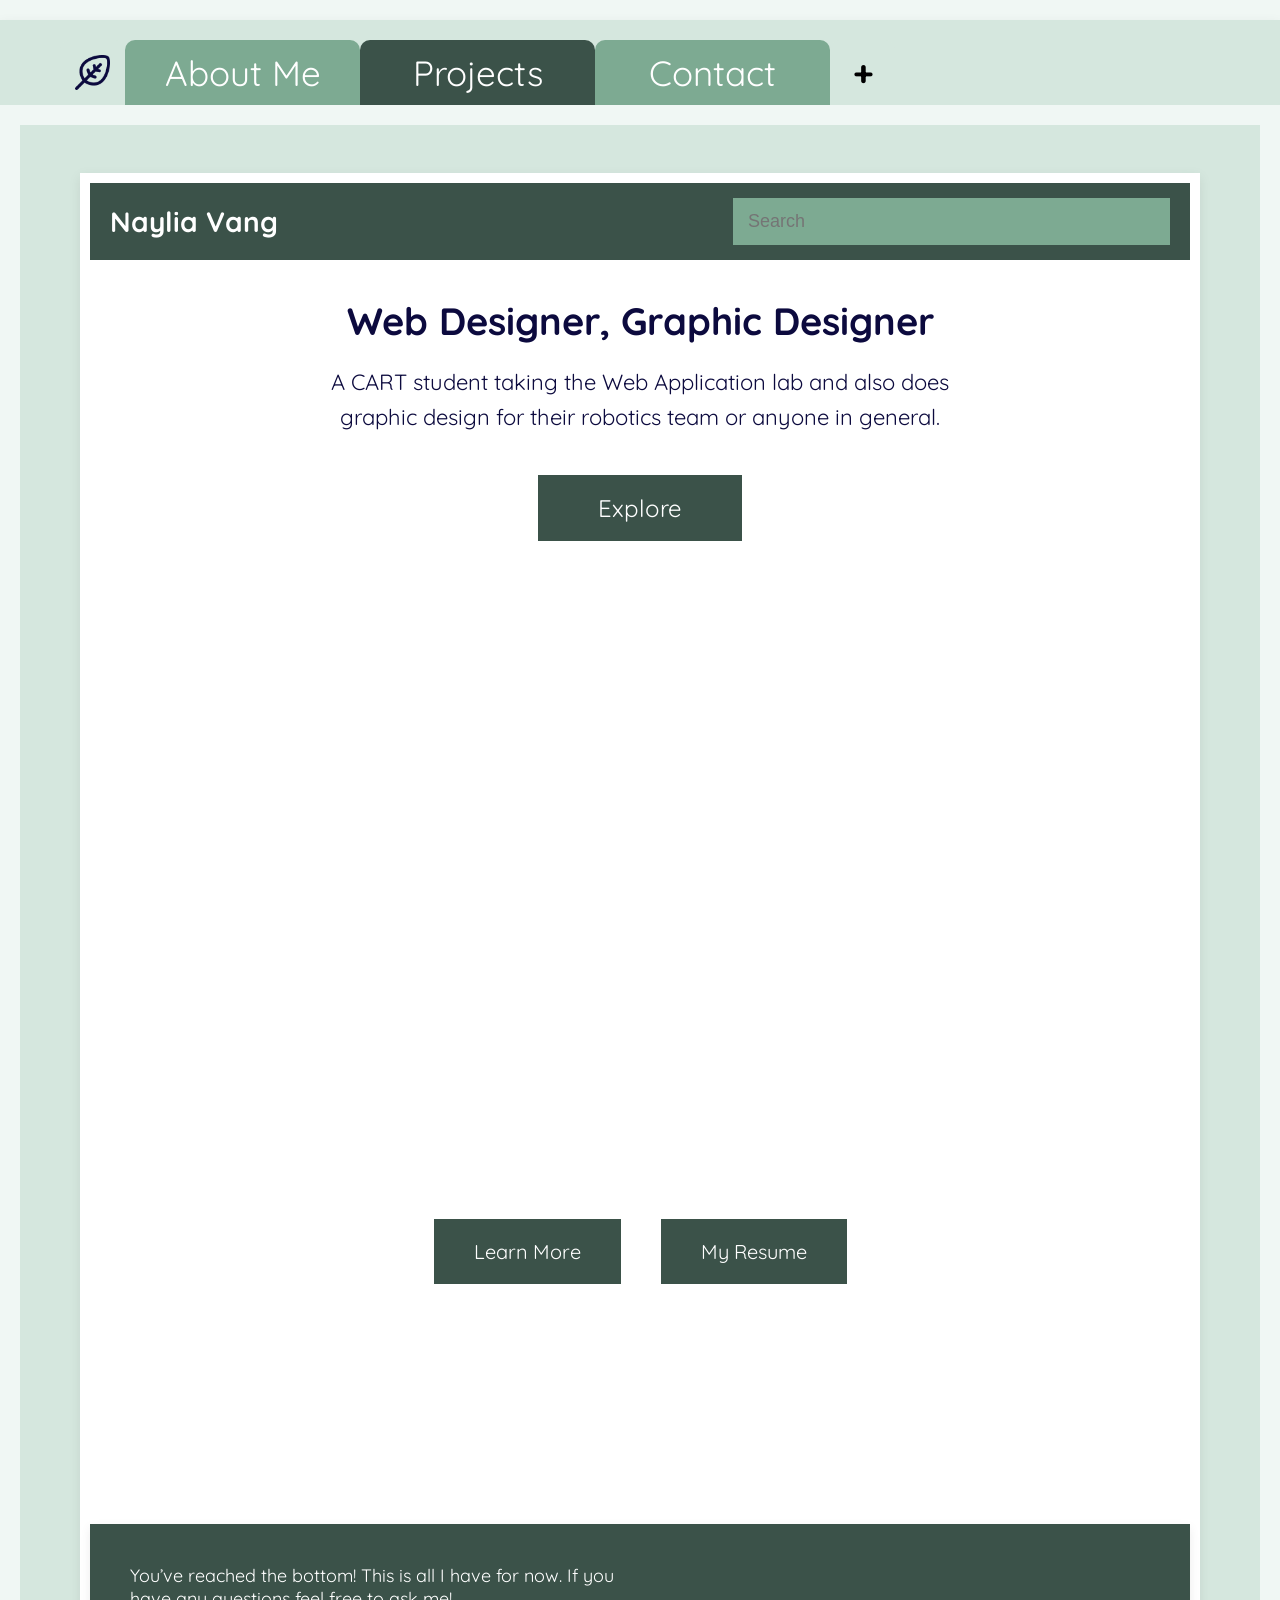
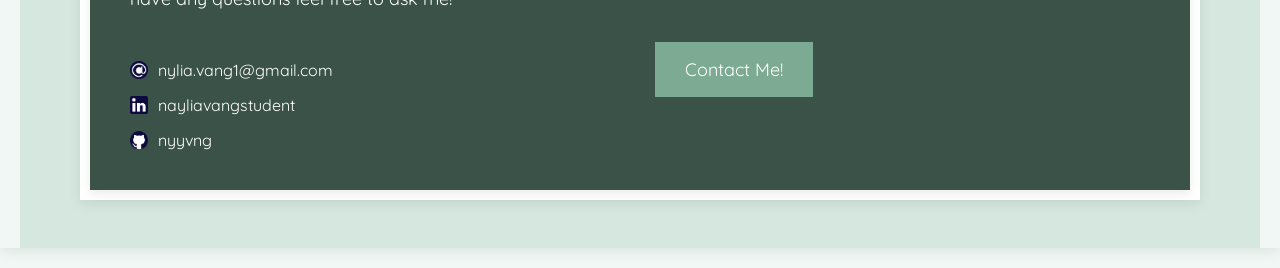
<file: index.html>
<!DOCTYPE html>
<html lang="en">

<head>
    <meta charset="UTF-8">
    <meta name="viewport" content="width=device-width, initial-scale=1.0">
    <title>Naylia Vang | Portfolio</title>
    <link rel="stylesheet" href="style.css">
    <style>
        @import url('https://fonts.googleapis.com/css2?family=Montserrat:ital,wght@0,100..900;1,100..900&family=Quicksand:wght@300..700&family=Teachers:ital,wght@0,400..800;1,400..800&display=swap');
    </style>
</head>




<!-- explore section-->

<body>

    <section class="body-idk">


        <header>
            <nav>
                <nav>
                    <a class="nav-link" id="home-link" href="index.html"><img src="home-icon.png"></a>
                    <a class="nav-link" id="about-link" href="abtme.html">About Me</a>
                    <a class="nav-link" id="projects-link" href="projects.html">Projects</a>
                    <a class="nav-link" id="contact-link" href="contact.html">Contact</a>

                    <div class="dropdown">
                        <button class="plus-btn" id="menu-btn">+</button>
                        <div class="dropdown-menu" id="dropdown-menu">
                            <a href="resume.html">Resume</a>
                        </div>
                    </div>
                </nav>
            </nav>
        </header>

    </section>

    <script src="app.js"></script>



    <section class="foldercover">

        <div class="contentcover">

            <!-- fun nav bar-->
            <main>
                <h1><a href="index.html">Naylia Vang</a></h1>
                <input type="text" id="search" placeholder="Search">
            </main>



            <div class="explore-sec">
                <h2>Web Designer, Graphic Designer</h2>
                <p>A CART student taking the Web Application lab and also does graphic design for their robotics team or
                    anyone
                    in general.</p>
                <button onclick="location.href='#ab'">Explore</button>
            </div>
            <div id="ab" class="more-abt scroll-animate">
                <h2>More About Me</h2>
                <p>I am an upcoming high school senior student with an interest and curiosity in designing and building responsive
                    websites in
                    web
                    development. I am proficient in HTML & CSS and have experience in graphic designing, 3D modeling,
                    and
                    programming.</p>
            </div>
            <div class="action-buttons">
                <button><a href="abtme.html">Learn More</a></button>
                <button><a href="resume.html">My Resume</a></button>
            </div>






            <!-- bottom nav bar-->
            <section class="bottom-nav">
                <div class="footer-left">
                    <p>You’ve reached the bottom! This is all I have for now. If you have any questions feel free to ask
                        me!
                    </p>

                    <section class="bottom-socials">
                        <div class="email">
                            <img src="mail.png">
                            nylia.vang1@gmail.com
                        </div>

                        <div class="linkedin">
                            <img src="linkedin.png">
                            <a href="https://www.linkedin.com/in/nayliavangstudent">nayliavangstudent</a>
                        </div>

                        <div class="github">
                            <img src="github.png">
                            <a href="https://github.com/nyyvng">nyyvng</a>
                        </div>
                    </section>
                </div>

                <div class="footer-right">
                    <button><a href="contact.html">Contact Me!</a></button>
                </div>
            </section>

        </div>





    </section>


</body>

</html>
</file>
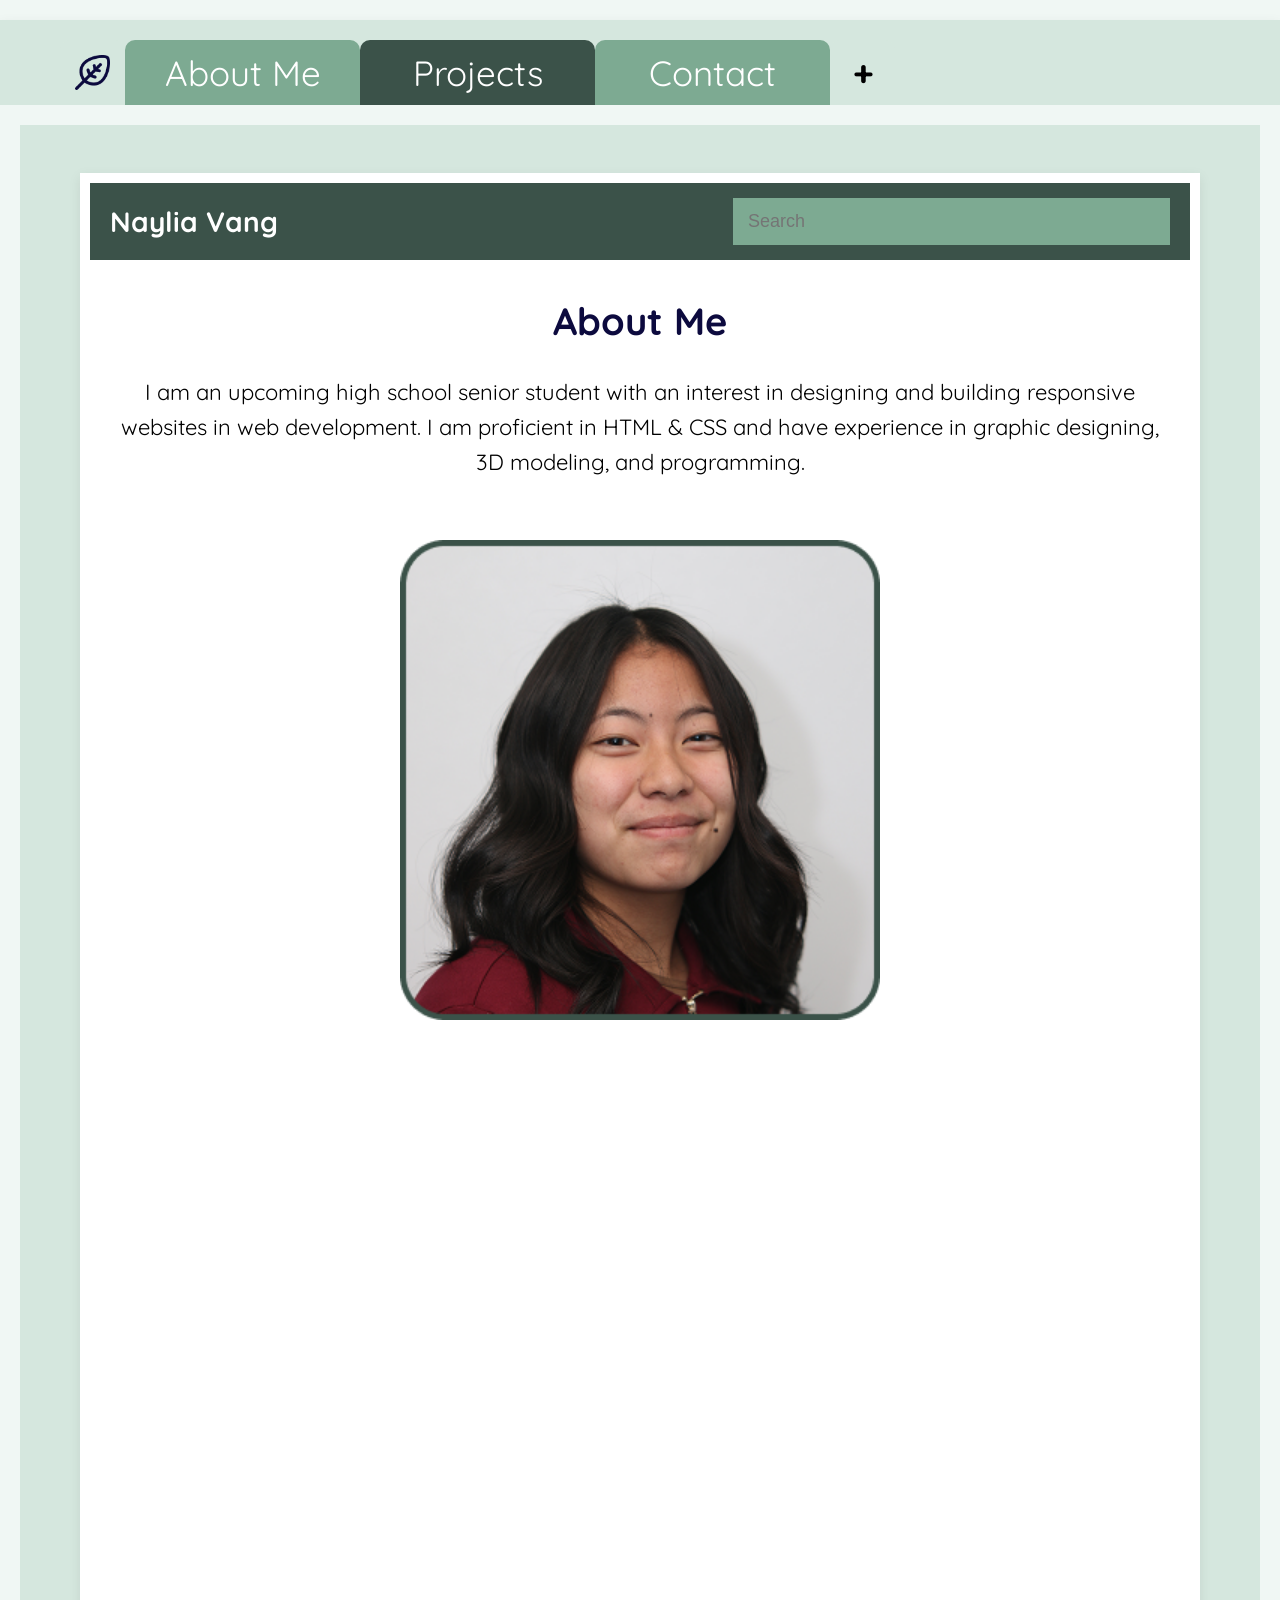
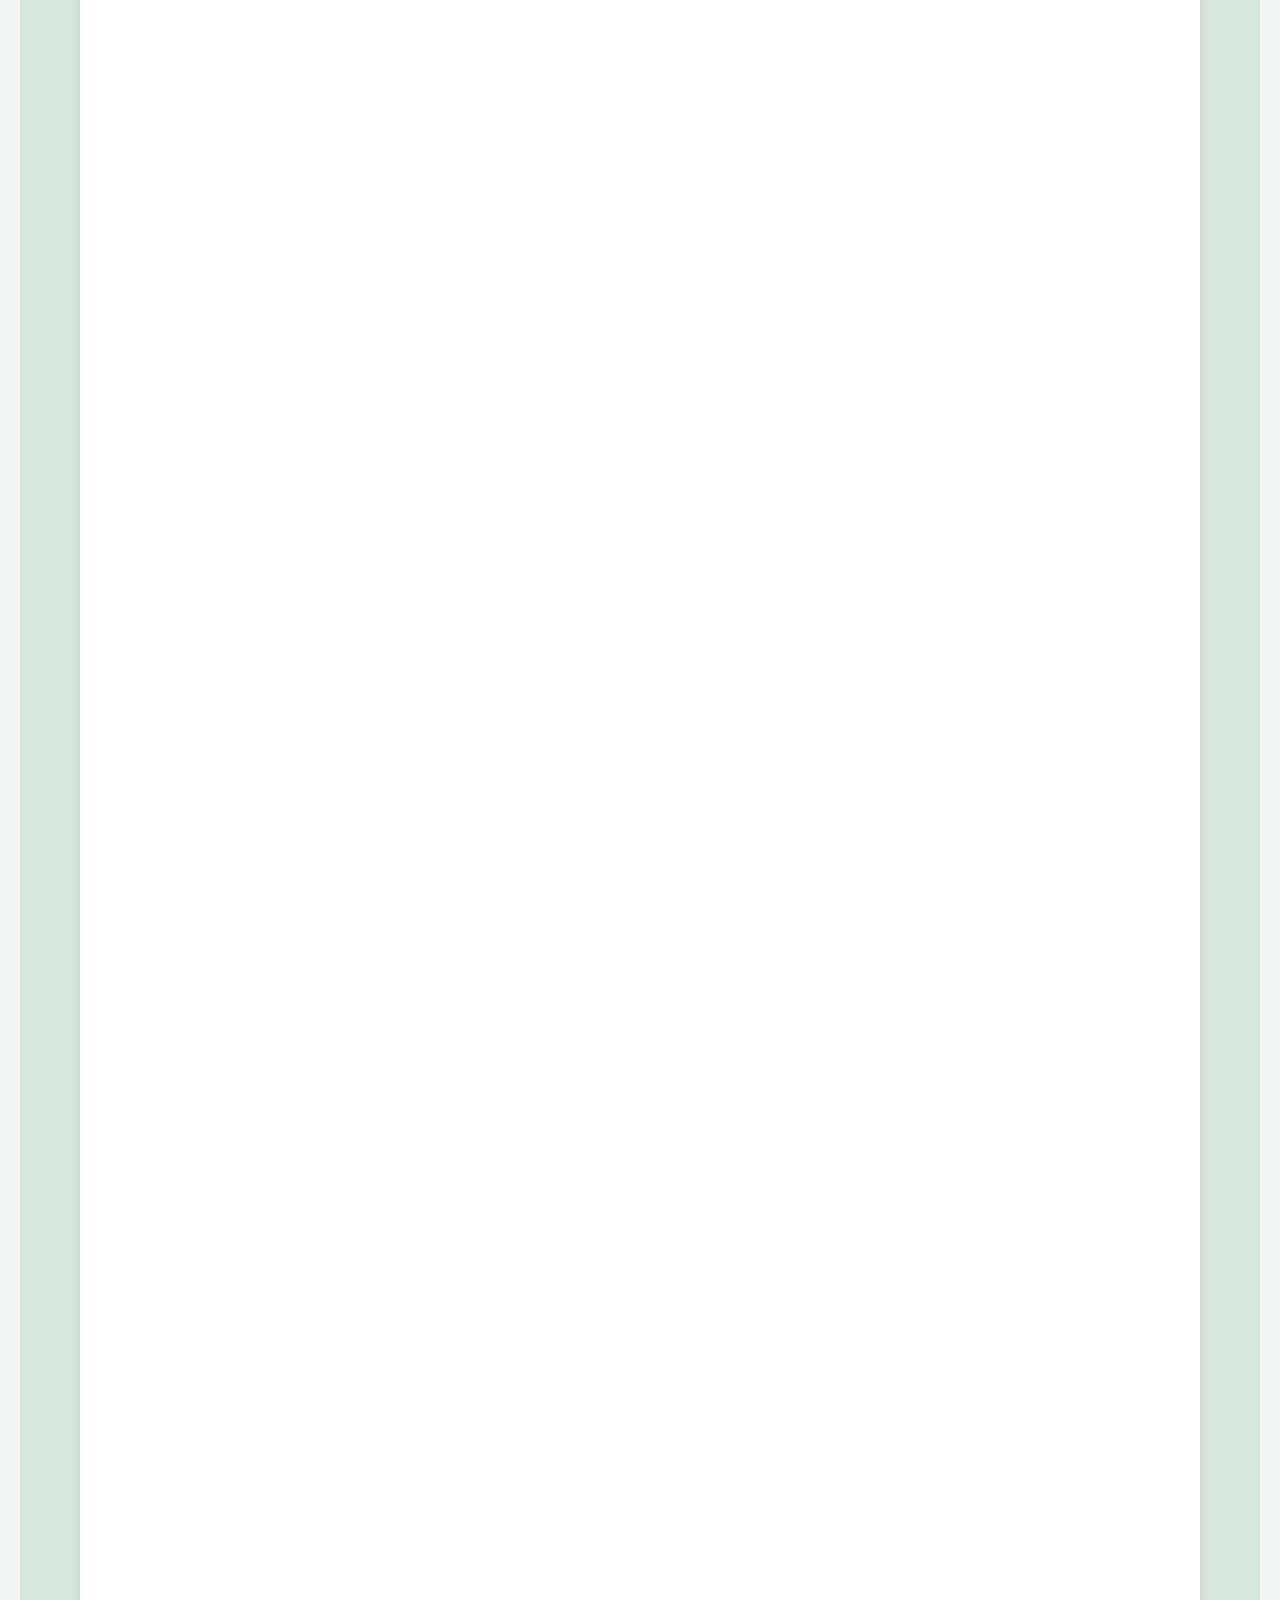
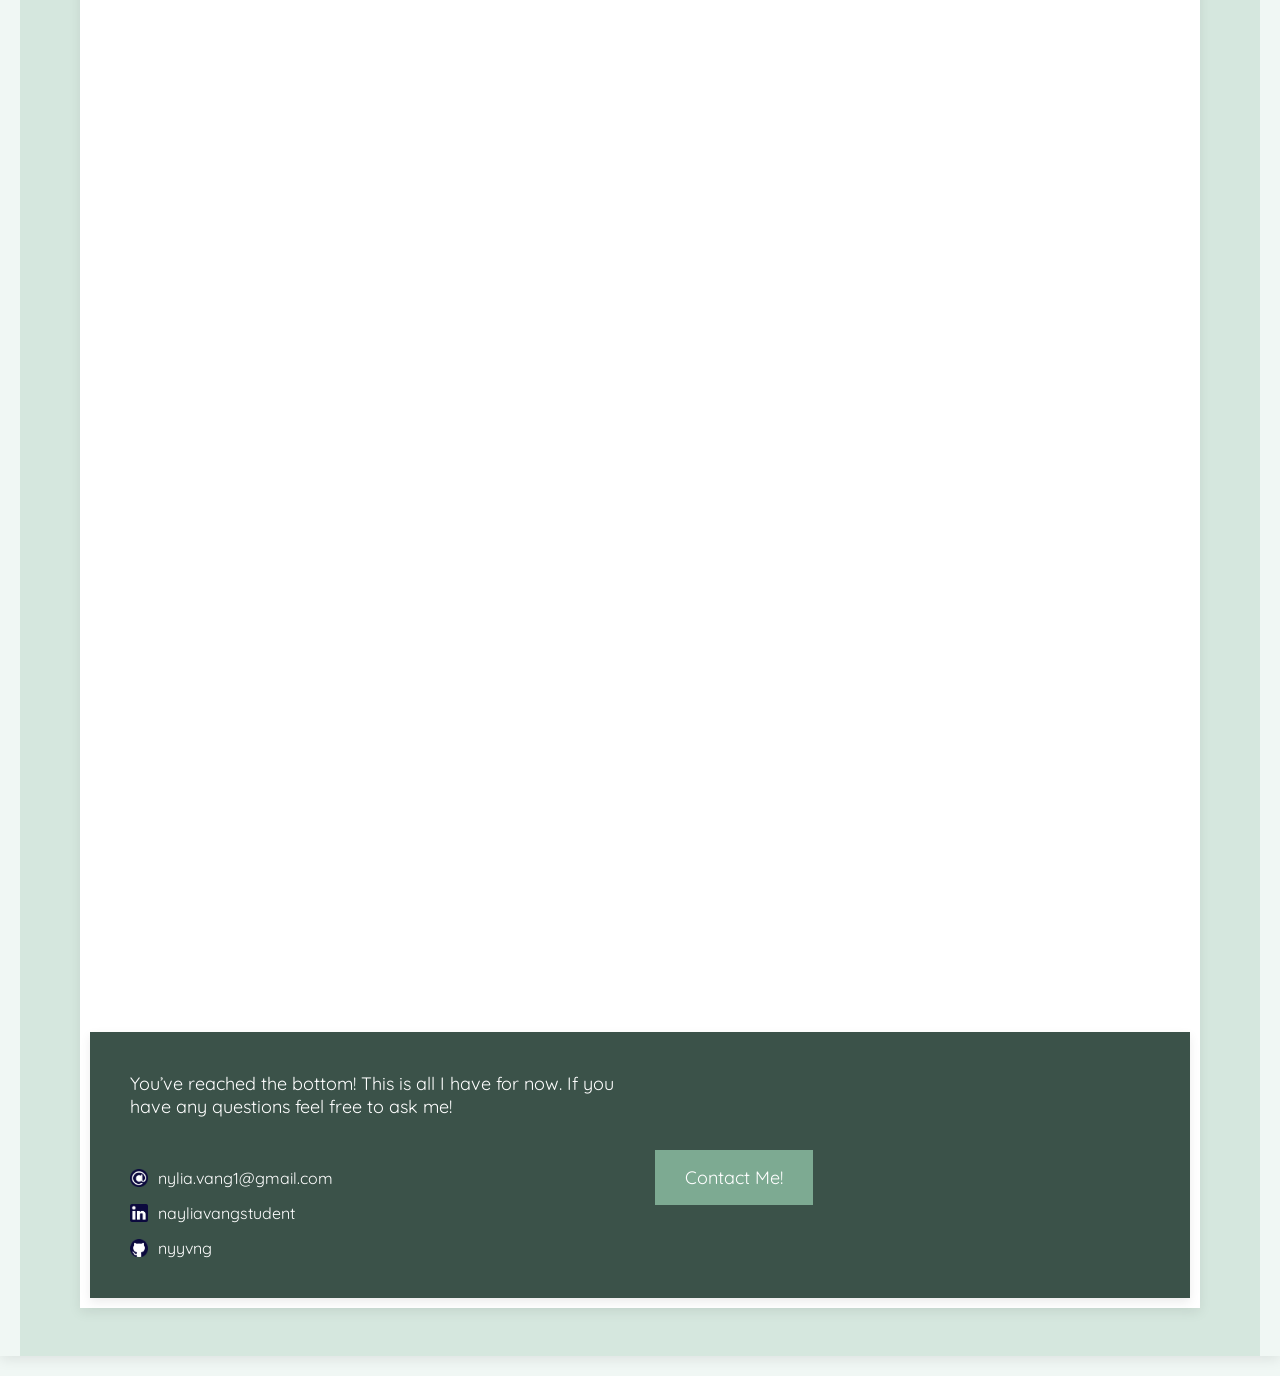
<file: abtme.html>
<!DOCTYPE html>
<html lang="en">

<head>
    <meta charset="UTF-8">
    <meta name="viewport" content="width=device-width, initial-scale=1.0">
    <title>Naylia Vang | Portfolio</title>
    <link rel="stylesheet" href="style.css">
    <script src="app.js"></script>

    <style>
        @import url('https://fonts.googleapis.com/css2?family=Montserrat:ital,wght@0,100..900;1,100..900&family=Quicksand:wght@300..700&family=Teachers:ital,wght@0,400..800;1,400..800&display=swap');
    </style>
</head>








<body>

    <section class="body-idk">


        <header>
            <nav>
                <nav>
                    <a class="nav-link" id="home-link" href="index.html"><img src="home-icon.png"></a>
                    <a class="nav-link" id="about-link" href="abtme.html">About Me</a>
                    <a class="nav-link" id="projects-link" href="projects.html">Projects</a>
                    <a class="nav-link" id="contact-link" href="contact.html">Contact</a>

                    <div class="dropdown">
                        <button class="plus-btn" id="menu-btn">+</button>
                        <div class="dropdown-menu" id="dropdown-menu">
                            <a href="resume.html">Resume</a>
                        </div>
                    </div>
                </nav>
            </nav>
        </header>

    </section>




    <section class="foldercover">
        <div class="contentcover">
            <!-- fun nav bar-->
            <main>
                <h1><a href="index.html">Naylia Vang</a></h1>
                <input type="text" id="search" placeholder="Search">
            </main>
            <div id="ab" class="abt-me">
                <h2>About Me</h2>
                <p>I am an upcoming high school senior student with an interest in designing and building responsive
                    websites in
                    web
                    development. I am proficient in HTML & CSS and have experience in graphic designing, 3D
                    modeling,
                    and
                    programming.</p>
                <img id="hs" src="head-shot.png">
            </div>



            <div class="cart-relf scroll-animate">
                <h3>Experience in CART</h3>
                <p>This year at CART has been one of the biggest periods of growth and skill development for me;
                    academically and personally. At the beginning of the year, I had little to no experience with
                    what I
                    was
                    about to expect. I was still building confidence in my coding skills, especially with HTML, CSS,
                    and
                    Javascript. At times, I felt more comfortable on focusing designs such as wireframes and figma
                    prototypes, rather than the actual coding.</p>
                <p>As the school semester progressed, I began pushing myself outside of that comfort zone. Through
                    projects
                    like my to-do app and budget calculator projects, I became more confident in problem solving and
                    debugging. I learned how to work through coding issues instead of stopping and giving up when
                    something
                    didn't make sense to me for the first time.</p>
                <p>One of the biggest achievements I grew was having persistence. There were many times where bugs, layout
                    issues,
                    or Javascript errors slowed down my progress, but instead of becoming discouraged, I tried to
                    continue
                    revising and researching until I understood what went wrong and what is supposed to be correct.
                </p>
                <p>This year has helped me grow as a collaborator– even if you haven't fully realized it yet.
                    Working
                    with
                    classmates and clients taught me the importance of communication, team, and flexibility.
                    Overall,
                    CART
                    has given me a lot of help to shape me into a stronger, confident, and professional student.</p>
            </div>


            <div class="awards scroll-animate">
                <h3>Awards and Achievements</h3>
                <p>Some achievements this year include successfully completing multiple collaborative and
                    independent
                    web
                    development projects, contributing to client-based work, and participating in showcase
                    presentations.
                    One achievement I am extremely proud of was contributing to the Zoologix project, where the team
                    I
                    was
                    selected to work with were great people–and helped us get placed third in our CART showcase.
                    This
                    experience reflected both teamwork and the ability to create professional-level work under
                    deadlines.
                </p>
            </div>

            <div class="certi scroll-animate">
                <h3>Certifications</h3>
                <p>Through my classes and projects, I have developed experience in:</p>
                <ul>
                    <li>HTML</li>
                    <li>CSS</li>
                    <li>JavaScript</li>
                    <li>Python</li>
                    <li>Figma</li>
                    <li>Adobe</li>
                    <li>UX/UI design principles</li>
                    <li>Accessibility and user-centered design</li>
                </ul>
                <p>These experiences would continue to build my preparation for future education and career
                    opportunities.</p>
            </div>


            <div class="years-plan scroll-animate">
                <h3>My 5-Year Plan</h3>
                <p>For a while I have been interested in graphic design and marketing. Therefore, I hope to build a
                    successful path in both graphic design and marketing, combining creativity with strategy to
                    create
                    visuals and campaigns that connect other people. My goal is to work in a career where I can
                    design
                    branding, advertisements, social media content, and digital experiences that help businesses or
                    communities grow effectively.</p>
                <p>In the first year of working my way for this, my main focus is to continue developing my skills
                    through
                    school projects and personal work. For the next year I would attend a graphic design class for
                    CART,
                    meaning I could improve my skills there. I want to strengthen my experience with tools such as
                    Adobe,
                    Canva, and Figma while learning and understanding the important design principles. During this
                    time,
                    I
                    would also like to update my portfolio with projects to show my progress over time.</p>
                <p>For my second year, after graduating high school, I plan to begin college and enter a field
                    relating
                    to
                    graphic design, digital media, or marketing. During this time, I want to learn more about
                    consumer
                    behavior, advertising strategies, branding, and digital marketing while continuing to improve my
                    skills.
                </p>
                <p>For the third year, I’d hope to gain real-world world experience through an internship, volunteer
                    work,
                    or freelance opportunities. My goal is to work with a company, small business, or organizations
                    where I
                    can help design and develop branding assets. This experience would help me understand how design
                    and
                    marketing work together in professional settings.</p>
                <p>For the fourth year, I’d like to continue building a strong portfolio that showcases both my
                    activity
                    and
                    my ability to market products or services effectively. I hope to take on larger projects such as
                    campaign branding, website design, or digital advertisement work that demonstrates growth in the
                    graphic
                    design and marketing fields.</p>
                <p>By the fifth year, my goal is to either be graduating with a degree or already beginning my
                    career in
                    graphic designing or marketing. I hope to be working in a professional environment where I can
                    combine
                    design and strategic thinking into creative work.</p>
            </div>

            <div class="hobbies scroll-animate">
                <h3>Hobbies</h3>
                <p>Outside of academics, I enjoy hobbies that reflect my creative side.
                    I love graphic design and it allows me to express ideas visually through layouts, branding, and
                    logos. I also enjoy digital art, which is also where I enjoy bringing ideas from my imagination
                    into visual form. To go even further, I am also interested in robotics and also currently in a
                    robotics team. They have taught me many things about our team, technology, and innovation.
                    Robotics has also inspired me to have more interests such as photography and button designs.
                </p>
            </div>






            <!-- bottom nav bar-->
            <section class="bottom-nav">
                <div class="footer-left">
                    <p>You’ve reached the bottom! This is all I have for now. If you have any questions feel free to ask
                        me!
                    </p>

                    <section class="bottom-socials">
                        <div class="email">
                            <img src="mail.png">
                            nylia.vang1@gmail.com
                        </div>

                        <div class="linkedin">
                            <img src="linkedin.png">
                            <a href="https://www.linkedin.com/in/nayliavangstudent">nayliavangstudent</a>
                        </div>

                        <div class="github">
                            <img src="github.png">
                            <a href="https://github.com/nyyvng">nyyvng</a>
                        </div>
                    </section>
                </div>

                <div class="footer-right">
                    <button><a href="contact.html">Contact Me!</a></button>
                </div>
            </section>
    </section>
    </div>



</body>

</html>
</file>
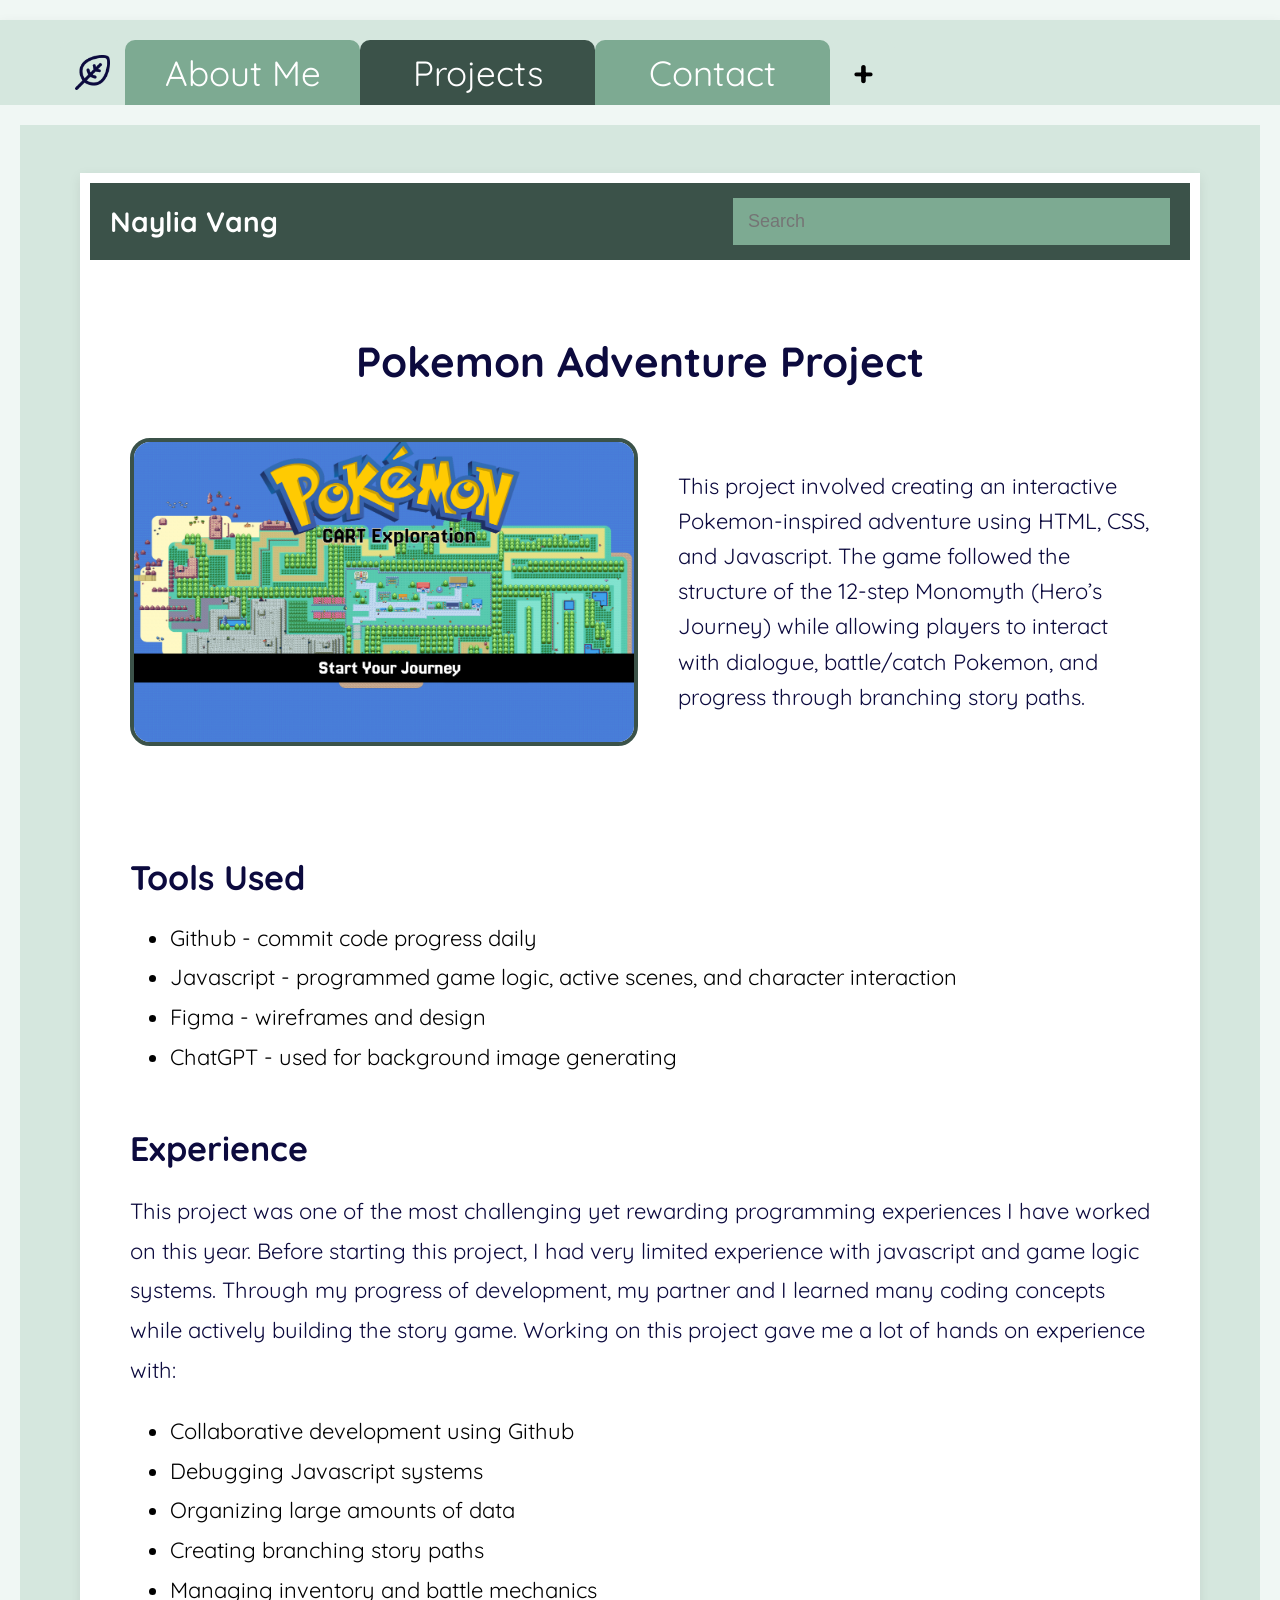
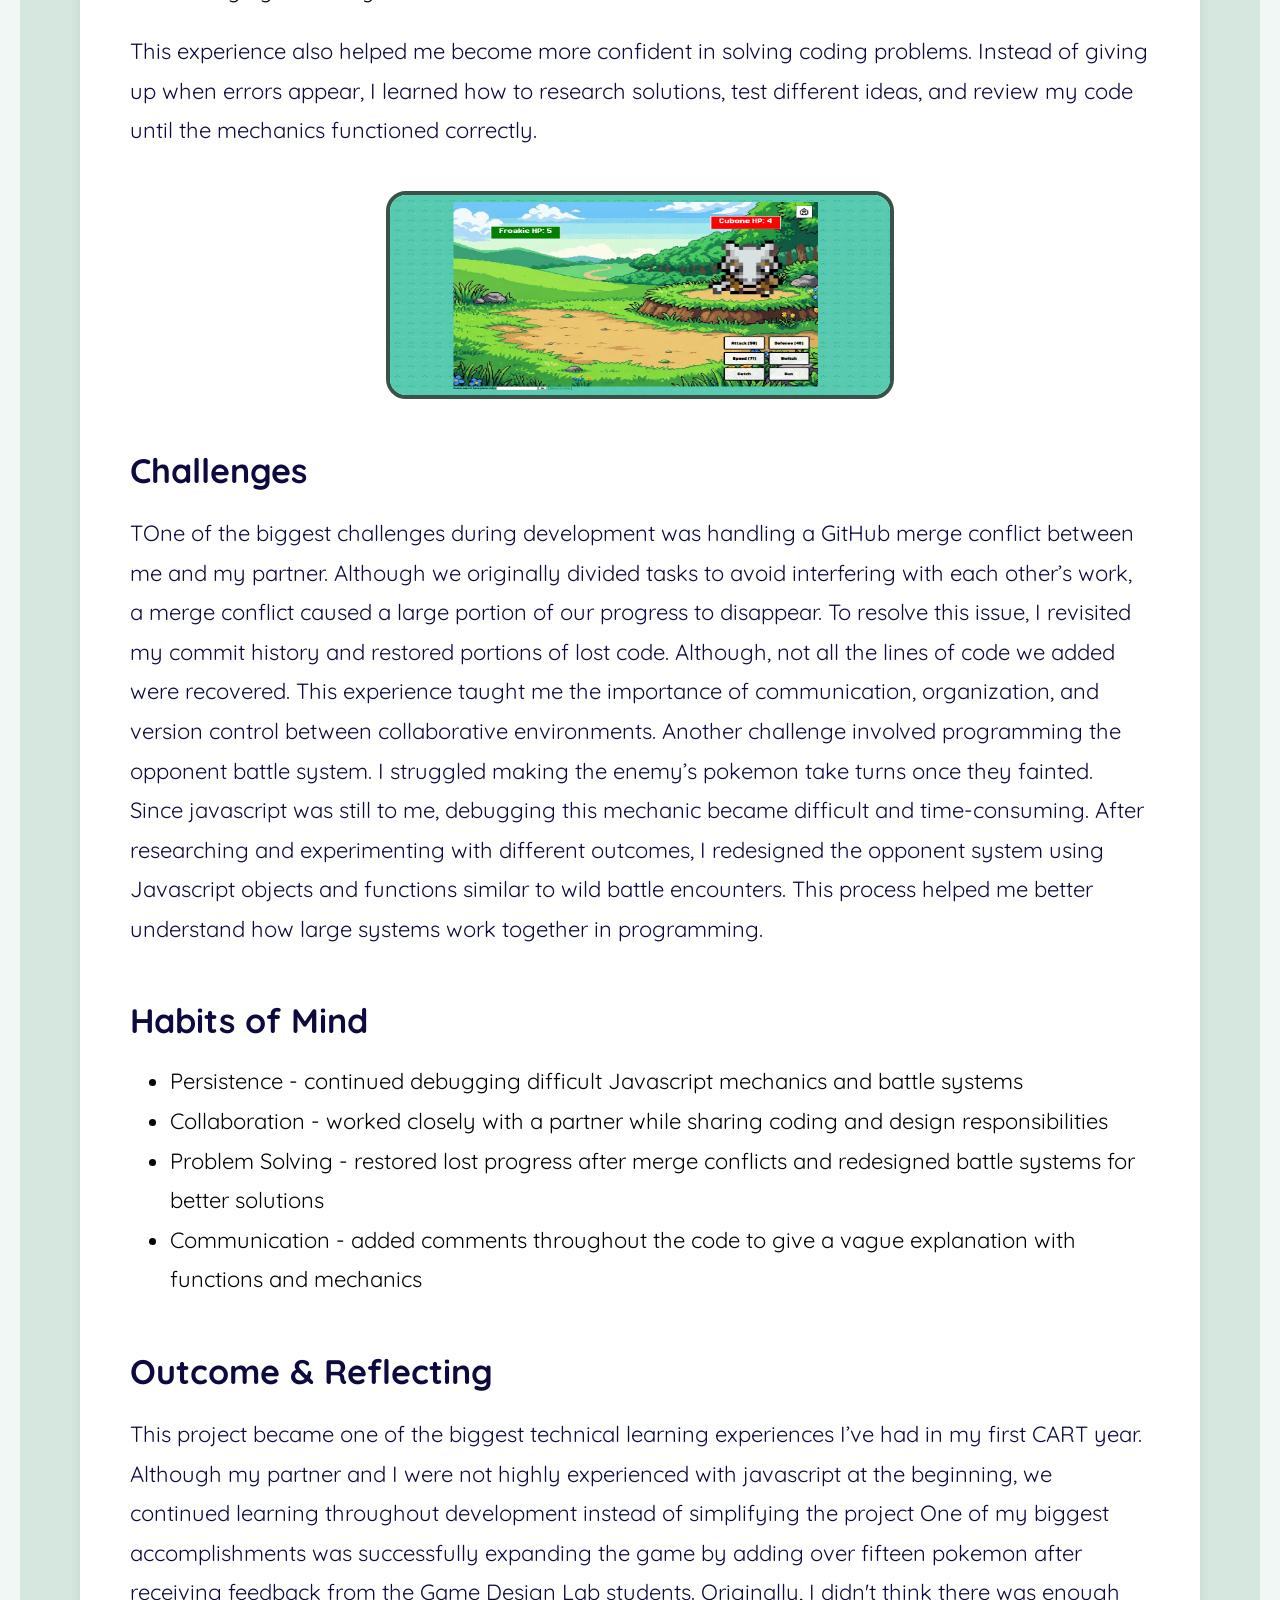
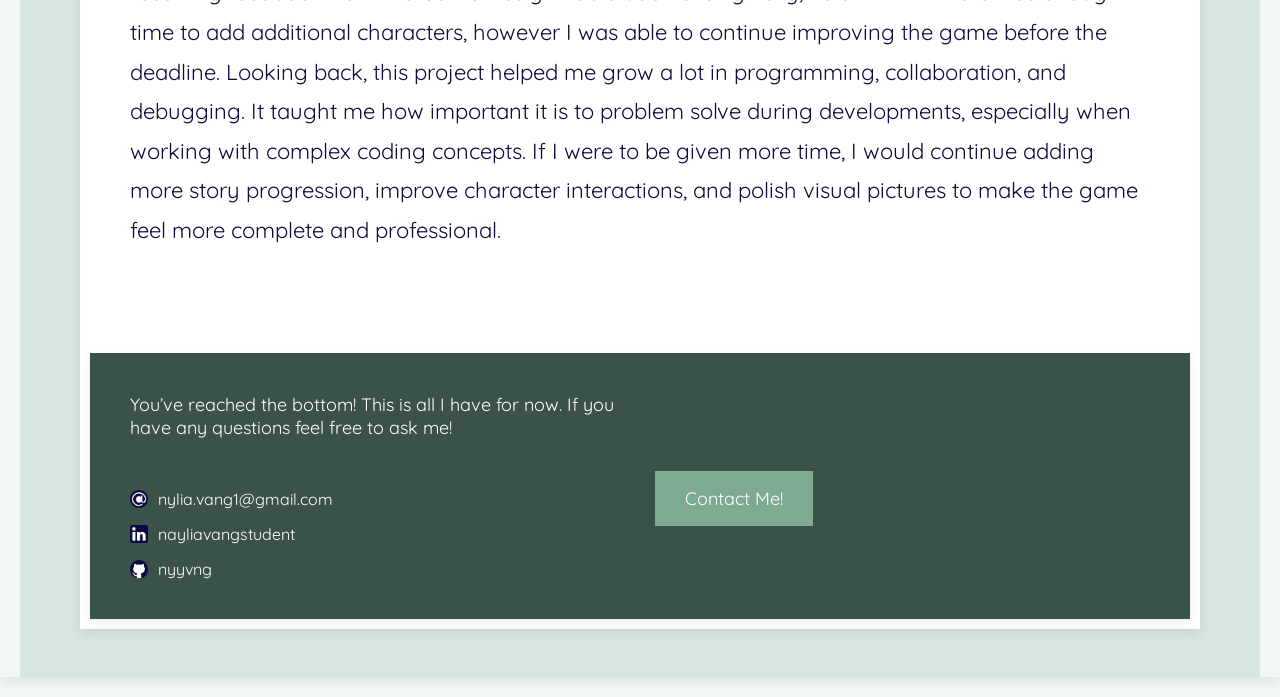
<file: adventstory.html>
<!DOCTYPE html>
<html lang="en">

<head>
    <meta charset="UTF-8">
    <meta name="viewport" content="width=device-width, initial-scale=1.0">
    <title>Naylia Vang | Portfolio</title>
    <link rel="stylesheet" href="style.css">
    <script src="app.js"></script>
    <style>
        @import url('https://fonts.googleapis.com/css2?family=Montserrat:ital,wght@0,100..900;1,100..900&family=Quicksand:wght@300..700&family=Teachers:ital,wght@0,400..800;1,400..800&display=swap');
    </style>
</head>



<body>
    <section class="body-idk">


        <header>
            <nav>
                <nav>
                    <a class="nav-link" id="home-link" href="index.html"><img src="home-icon.png"></a>
                    <a class="nav-link" id="about-link" href="abtme.html">About Me</a>
                    <a class="nav-link" id="projects-link" href="projects.html">Projects</a>
                    <a class="nav-link" id="contact-link" href="contact.html">Contact</a>

                    <div class="dropdown">
                        <button class="plus-btn" id="menu-btn">+</button>
                        <div class="dropdown-menu" id="dropdown-menu">
                            <a href="resume.html">Resume</a>
                        </div>
                    </div>
                </nav>
            </nav>
        </header>

    </section>





    <section class="foldercover">
        <div class="contentcover">
            <!-- fun nav bar-->
            <main>
                <h1><a href="index.html">Naylia Vang</a></h1>
                <input type="text" id="search" placeholder="Search">
            </main>




            <div id="adventstory" class="adventstory-header">
                <h2><a href="https://pokemon-adventure-story.netlify.app/">Pokemon Adventure Project</a></h2>

                <div class="adventstory-top">
                    <img src="adventstory.png">
                    <p class="adventstory-desc">This project involved creating an interactive Pokemon-inspired adventure
                        using HTML, CSS, and Javascript. The game followed the structure of the 12-step Monomyth (Hero’s
                        Journey) while allowing players to interact with dialogue, battle/catch Pokemon, and progress
                        through branching story paths.
                    </p>
                </div>
            </div>

            <div id="adventstory-experience">
                <h2>Tools Used</h2>
                <ul>
                    <li>Github - commit code progress daily</li>
                    <li>Javascript - programmed game logic, active scenes, and character interaction</li>
                    <li>Figma - wireframes and design</li>
                    <li>ChatGPT - used for background image generating</li>
                </ul>
                <h2>Experience</h2>
                <p>This project was one of the most challenging yet rewarding programming experiences I have worked on
                    this year. Before starting this project, I had very limited experience with javascript and game
                    logic systems. Through my progress of development, my partner and I learned many coding concepts
                    while actively building the story game.

                    Working on this project gave me a lot of hands on experience with:
                </p>
                <ul>
                    <li>Collaborative development using Github</li>
                    <li>Debugging Javascript systems</li>
                    <li>Organizing large amounts of data</li>
                    <li>Creating branching story paths</li>
                    <li>Managing inventory and battle mechanics</li>
                </ul>
                <p>This experience also helped me become more confident in solving coding problems. Instead of giving up
                    when errors appear, I learned how to research solutions, test different ideas, and review my code
                    until the mechanics functioned correctly.</p>
                <img src="adventstory2.png">
                <h2>Challenges</h2>
                <p>TOne of the biggest challenges during development was handling a GitHub merge conflict between me and
                    my partner. Although we originally divided tasks to avoid interfering with each other’s work, a
                    merge conflict caused a large portion of our progress to disappear. To resolve this issue, I
                    revisited my commit history and restored portions of lost code. Although, not all the lines of code
                    we added were recovered. This experience taught me the importance of communication, organization,
                    and version control between collaborative environments.
                    Another challenge involved programming the opponent battle system. I struggled making the enemy’s
                    pokemon take turns once they fainted. Since javascript was still to me, debugging this mechanic
                    became difficult and time-consuming. After researching and experimenting with different outcomes, I
                    redesigned the opponent system using Javascript objects and functions similar to wild battle
                    encounters. This process helped me better understand how large systems work together in programming.
                </p>
                <h2>Habits of Mind</h2>
                <ul>
                    <li>Persistence - continued debugging difficult Javascript mechanics and battle systems</li>
                    <li>Collaboration - worked closely with a partner while sharing coding and design responsibilities
                    </li>
                    <li>Problem Solving - restored lost progress after merge conflicts and redesigned battle systems for
                        better solutions</li>
                    <li>Communication - added comments throughout the code to give a vague explanation with functions
                        and mechanics</li>
                </ul>
                <h2>Outcome & Reflecting</h2>
                <p>This project became one of the biggest technical learning experiences I’ve had in my first CART year.
                    Although my partner and I were not highly experienced with javascript at the beginning, we continued
                    learning throughout development instead of simplifying the project
                    One of my biggest accomplishments was successfully expanding the game by adding over fifteen pokemon
                    after receiving feedback from the Game Design Lab students. Originally, I didn't think there was
                    enough time to add additional characters, however I was able to continue improving the game before
                    the deadline.
                    Looking back, this project helped me grow a lot in programming, collaboration, and debugging. It
                    taught me how important it is to problem solve during developments, especially when working with
                    complex coding concepts. If I were to be given more time, I would continue adding more story
                    progression, improve character interactions, and polish visual pictures to make the game feel more
                    complete and professional.
                </p>
            </div>



            <!-- bottom nav bar-->
            <section class="bottom-nav">
                <div class="footer-left">
                    <p>You’ve reached the bottom! This is all I have for now. If you have any questions feel free to ask
                        me!
                    </p>

                    <section class="bottom-socials">
                        <div class="email">
                            <img src="mail.png">
                            nylia.vang1@gmail.com
                        </div>

                        <div class="linkedin">
                            <img src="linkedin.png">
                            <a href="https://www.linkedin.com/in/nayliavangstudent">nayliavangstudent</a>
                        </div>

                        <div class="github">
                            <img src="github.png">
                            <a href="https://github.com/nyyvng">nyyvng</a>
                        </div>
                    </section>
                </div>

                <div class="footer-right">
                    <button><a href="contact.html">Contact Me!</a></button>
                </div>
            </section>
        </div>

    </section>


</body>
</file>
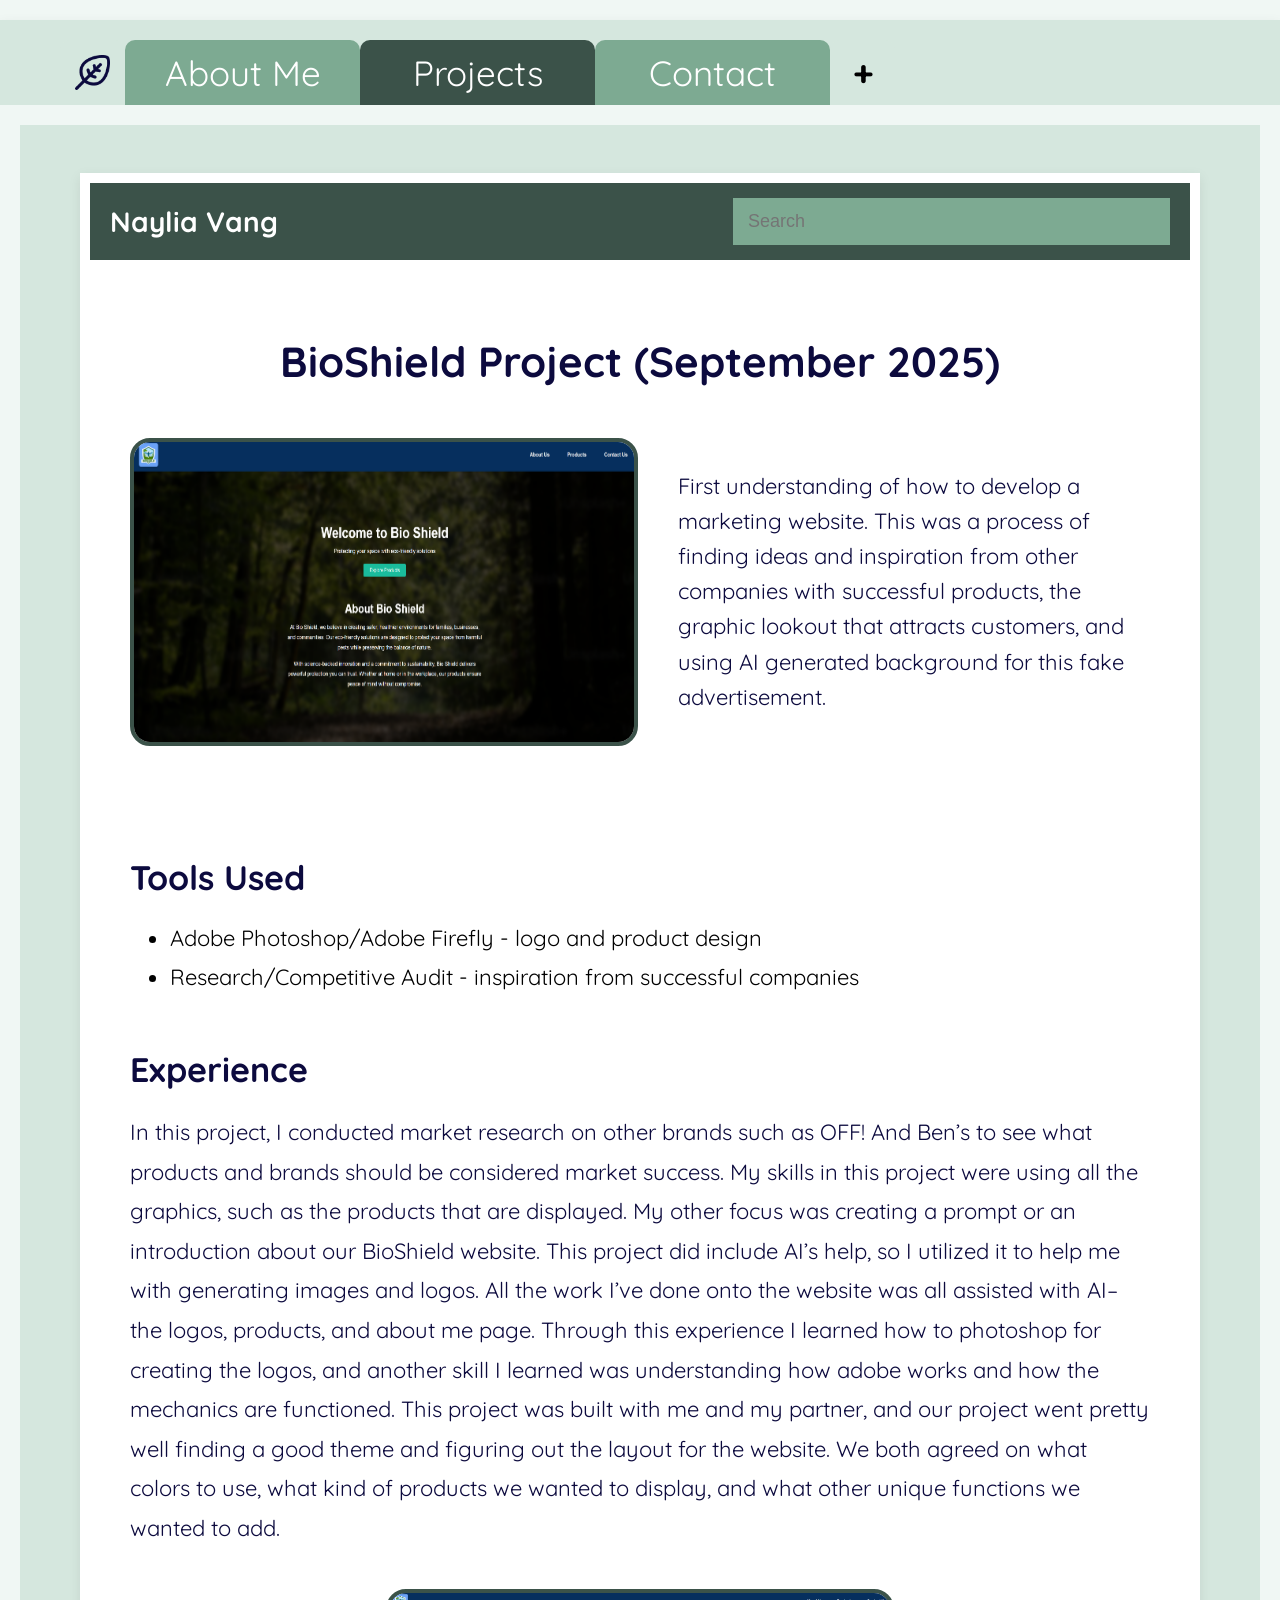
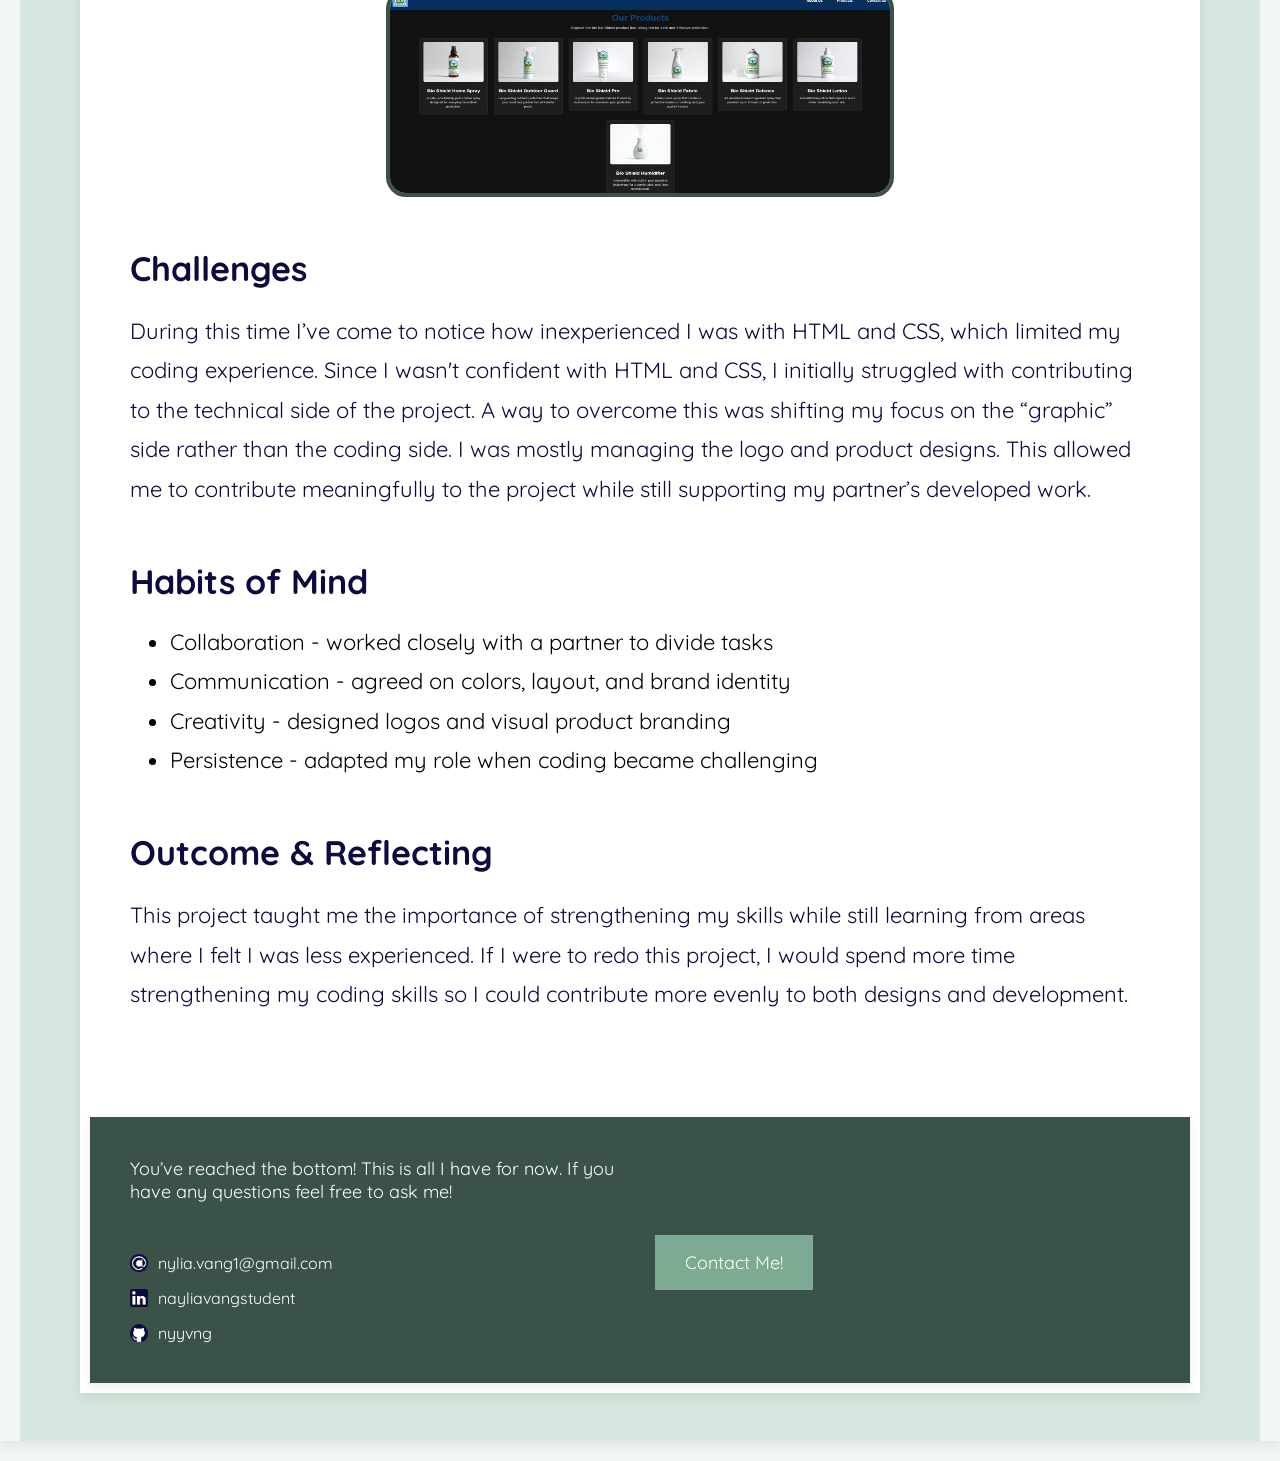
<file: bioshield.html>
<!DOCTYPE html>
<html lang="en">

<head>
    <meta charset="UTF-8">
    <meta name="viewport" content="width=device-width, initial-scale=1.0">
    <title>Naylia Vang | Portfolio</title>
    <link rel="stylesheet" href="style.css">
    <script src="app.js"></script>
    <style>
        @import url('https://fonts.googleapis.com/css2?family=Montserrat:ital,wght@0,100..900;1,100..900&family=Quicksand:wght@300..700&family=Teachers:ital,wght@0,400..800;1,400..800&display=swap');
    </style>
</head>



<body>

    <section class="body-idk">


        <header>
            <nav>
                <nav>
                    <a class="nav-link" id="home-link" href="index.html"><img src="home-icon.png"></a>
                    <a class="nav-link" id="about-link" href="abtme.html">About Me</a>
                    <a class="nav-link" id="projects-link" href="projects.html">Projects</a>
                    <a class="nav-link" id="contact-link" href="contact.html">Contact</a>

                    <div class="dropdown">
                        <button class="plus-btn" id="menu-btn">+</button>
                        <div class="dropdown-menu" id="dropdown-menu">
                            <a href="resume.html">Resume</a>
                        </div>
                    </div>
                </nav>
            </nav>
        </header>

    </section>



    <section class="foldercover">

        <div class="contentcover">
            <!-- fun nav bar-->
            <main>
                <h1><a href="index.html">Naylia Vang</a></h1>
                <input type="text" id="search" placeholder="Search">
            </main>



            <div id="bioshield" class="bioshield-header">
                <h2>
                    <a href="https://bioshieldwebsite.netlify.app/">
                        BioShield Project (September 2025)
                    </a>
                </h2>

                <div class="bioshield-top">
                    <img src="bioshield.png">

                    <p class="bioshield-desc">
                        First understanding of how to develop a marketing website. This was a process
                        of finding ideas and inspiration from other companies with successful products,
                        the graphic lookout that attracts customers, and using AI generated background
                        for this fake advertisement.
                    </p>
                </div>
            </div>
            <div id="bioshield-experience">
                <h2>Tools Used</h2>
                <ul>
                    <li>Adobe Photoshop/Adobe Firefly - logo and product design</li>
                    <li>Research/Competitive Audit - inspiration from successful companies</li>
                </ul>
                <h2>Experience</h2>
                <p>In this project, I conducted market research on other brands such as OFF! And Ben’s to see what
                    products
                    and
                    brands should be considered market success. My skills in this project were using all the graphics,
                    such
                    as
                    the products that are displayed. My other focus was creating a prompt or an introduction about our
                    BioShield
                    website. This project did include AI’s help, so I utilized it to help me with generating images and
                    logos.
                    All the work I’ve done onto the website was all assisted with AI– the logos, products, and about me
                    page.
                    Through this experience I learned how to photoshop for creating the logos, and another skill I
                    learned
                    was
                    understanding how adobe works and how the mechanics are functioned. This project was built with me
                    and
                    my
                    partner, and our project went pretty well finding a good theme and figuring out the layout for the
                    website.
                    We both agreed on what colors to use, what kind of products we wanted to display, and what other
                    unique
                    functions we wanted to add. </p>
                <img src="bioshield2.png">
                <h2>Challenges</h2>
                <p>During this time I’ve come to notice how inexperienced I was with HTML and CSS, which limited my
                    coding
                    experience. Since I wasn't confident with HTML and CSS, I initially struggled with contributing to
                    the
                    technical side of the project. A way to overcome this was shifting my focus on the “graphic” side
                    rather
                    than the coding side. I was mostly managing the logo and product designs. This allowed me to
                    contribute
                    meaningfully to the project while still supporting my partner’s developed work.</p>
                <h2>Habits of Mind</h2>
                <ul>
                    <li>Collaboration - worked closely with a partner to divide tasks</li>
                    <li>Communication - agreed on colors, layout, and brand identity</li>
                    <li>Creativity - designed logos and visual product branding</li>
                    <li>Persistence - adapted my role when coding became challenging</li>
                </ul>
                <h2>Outcome & Reflecting</h2>
                <p>This project taught me the importance of strengthening my skills while still learning from areas
                    where I
                    felt
                    I was less experienced. If I were to redo this project, I would spend more time strengthening my
                    coding
                    skills so I could contribute more evenly to both designs and development.</p>
            </div>

            <!-- bottom nav bar-->
            <section class="bottom-nav">
                <div class="footer-left">
                    <p>You’ve reached the bottom! This is all I have for now. If you have any questions feel free to ask
                        me!
                    </p>

                    <section class="bottom-socials">
                        <div class="email">
                            <img src="mail.png">
                            nylia.vang1@gmail.com
                        </div>

                        <div class="linkedin">
                            <img src="linkedin.png">
                            <a href="https://www.linkedin.com/in/nayliavangstudent">nayliavangstudent</a>
                        </div>

                        <div class="github">
                            <img src="github.png">
                            <a href="https://github.com/nyyvng">nyyvng</a>
                        </div>
                    </section>
                </div>

                <div class="footer-right">
                    <button><a href="contact.html">Contact Me!</a></button>
                </div>
            </section>

        </div>







    </section>

</body>
</file>
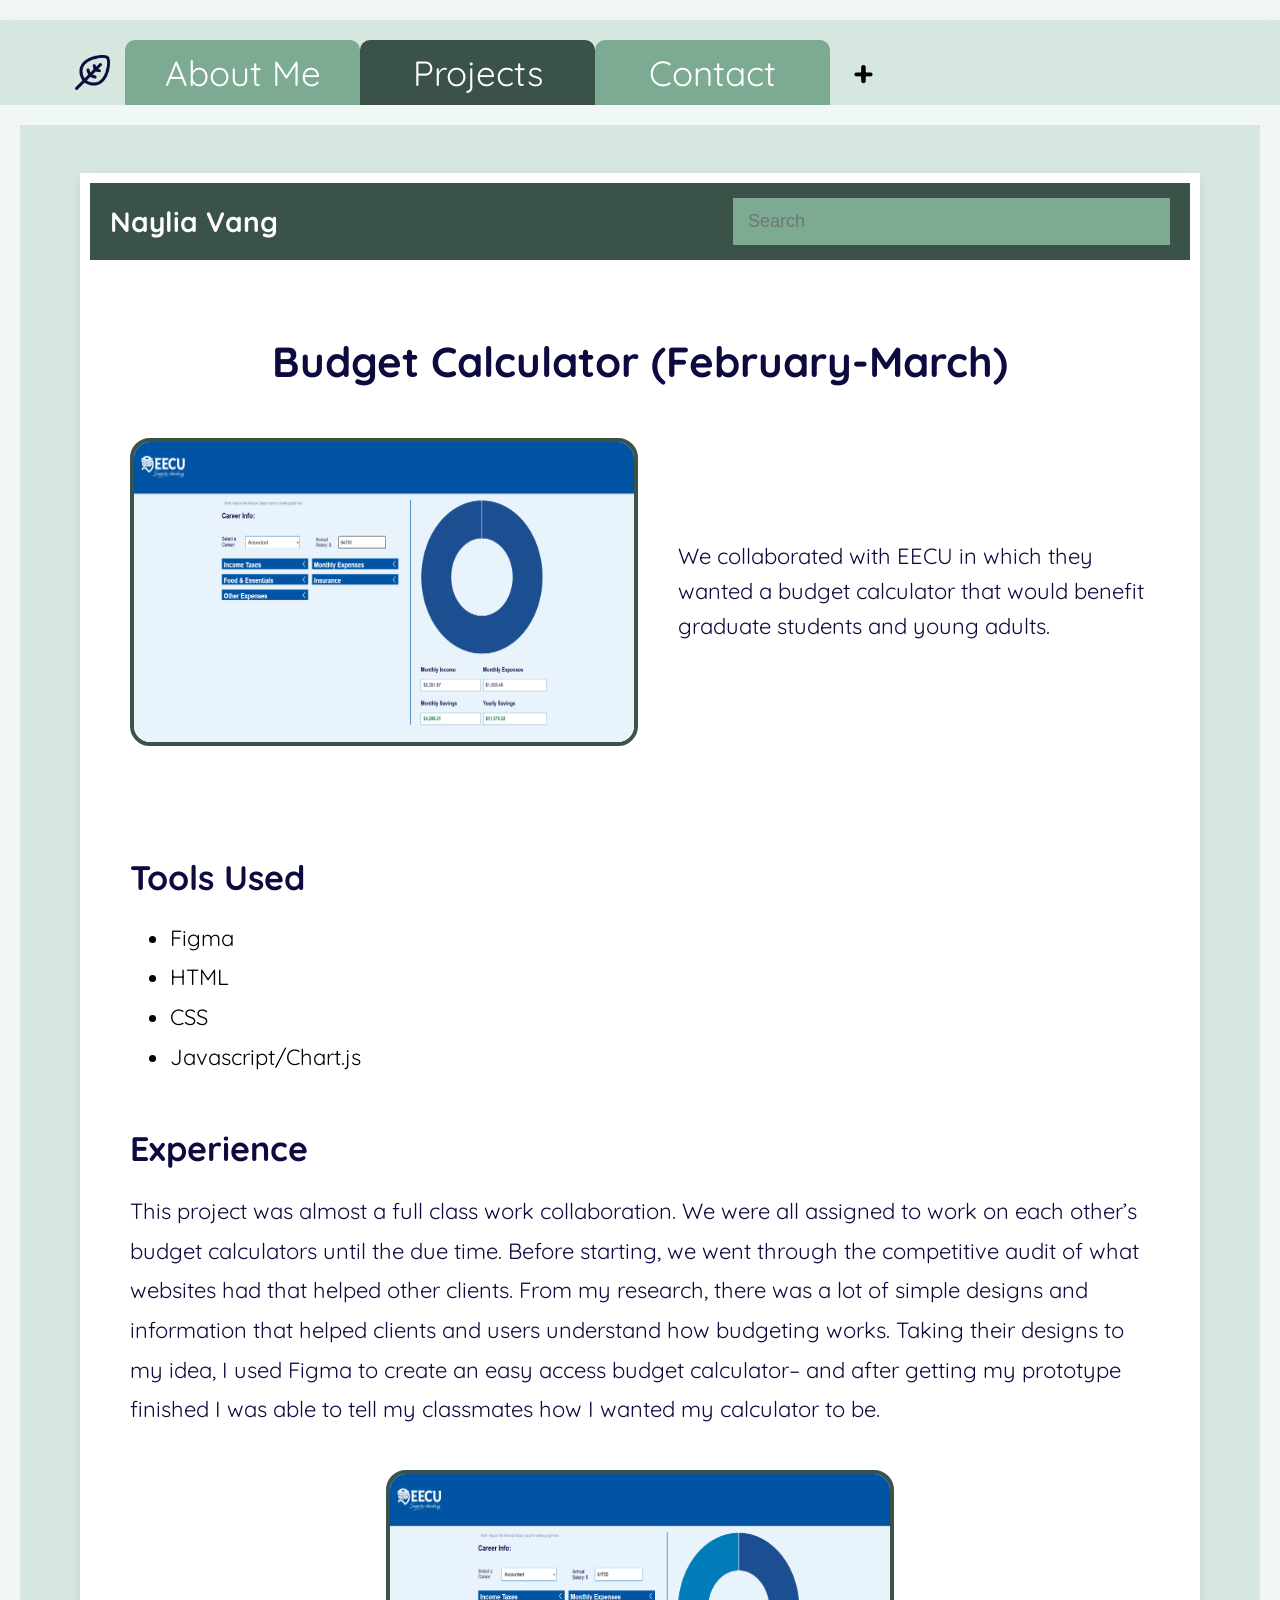
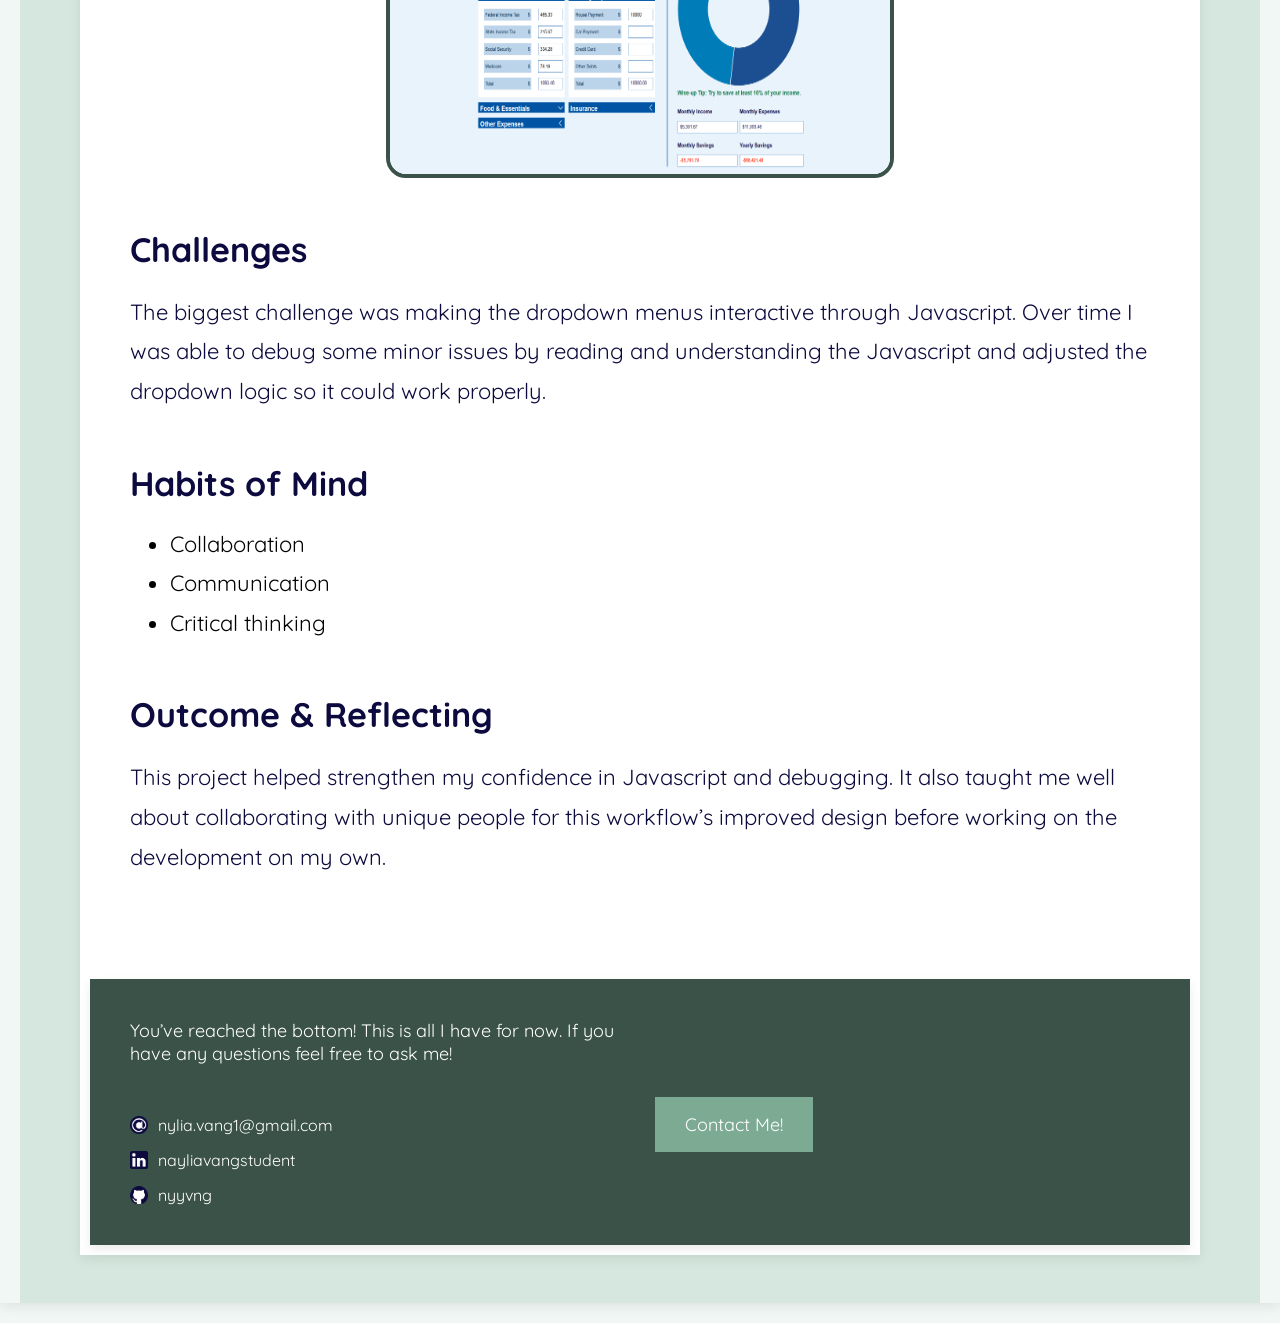
<file: budgetcalc.html>
<!DOCTYPE html>
<html lang="en">

<head>
    <meta charset="UTF-8">
    <meta name="viewport" content="width=device-width, initial-scale=1.0">
    <title>Naylia Vang | Portfolio</title>
    <link rel="stylesheet" href="style.css">
    <script src="app.js"></script>
    <style>
        @import url('https://fonts.googleapis.com/css2?family=Montserrat:ital,wght@0,100..900;1,100..900&family=Quicksand:wght@300..700&family=Teachers:ital,wght@0,400..800;1,400..800&display=swap');
    </style>
</head>



<body>

    <section class="body-idk">


        <header>
            <nav>
                <nav>
                    <a class="nav-link" id="home-link" href="index.html"><img src="home-icon.png"></a>
                    <a class="nav-link" id="about-link" href="abtme.html">About Me</a>
                    <a class="nav-link" id="projects-link" href="projects.html">Projects</a>
                    <a class="nav-link" id="contact-link" href="contact.html">Contact</a>

                    <div class="dropdown">
                        <button class="plus-btn">+</button>
                        <div class="dropdown-menu">
                            <a href="resume.html">Resume</a>
                        </div>
                    </div>
                </nav>
            </nav>
        </header>

    </section>





    <section class="foldercover">
        <div class="contentcover">
            <!-- fun nav bar-->
            <main>
                <h1><a href="index.html">Naylia Vang</a></h1>
                <input type="text" id="search" placeholder="Search">
            </main>



            <div id="budgetcalc" class="budgetcalc">
                <h2>
                    <a href="https://nimble-seahorse-719935.netlify.app/">Budget Calculator (February-March)</a>
                </h2>
                <div class="budgetcalc-top">
                    <img src="bugetcalc.png">
                    <p class="budgetcalc-desc">We collaborated with EECU in which they wanted a budget calculator that
                        would
                        benefit graduate
                        students
                        and
                        young adults.</p>
                </div>

            </div>




            <div id="budgetcalc-experience">
                <h2>Tools Used</h2>
                <ul>
                    <li>Figma</li>
                    <li>HTML</li>
                    <li>CSS</li>
                    <li>Javascript/Chart.js</li>
                </ul>

                <h2>Experience</h2>
                <p>This project was almost a full class work collaboration. We were all assigned to work on each other’s
                    budget
                    calculators until the due time. Before starting, we went through the competitive audit of what
                    websites
                    had
                    that helped other clients. From my research, there was a lot of simple designs and information that
                    helped
                    clients and users understand how budgeting works. Taking their designs to my idea, I used Figma to
                    create an
                    easy access budget calculator– and after getting my prototype finished I was able to tell my
                    classmates
                    how
                    I wanted my calculator to be.</p>
                <img src="budgetcalc2.png">
                <h2>Challenges</h2>
                <p>The biggest challenge was making the dropdown menus interactive through Javascript. Over time I was
                    able
                    to
                    debug some minor issues by reading and understanding the Javascript and adjusted the dropdown logic
                    so
                    it
                    could work properly.</p>
                <h2>Habits of Mind</h2>
                <ul>
                    <li>Collaboration</li>
                    <li>Communication</li>
                    <li>Critical thinking</li>
                </ul>
                <h2>Outcome & Reflecting</h2>
                <p>This project helped strengthen my confidence in Javascript and debugging. It also taught me well
                    about
                    collaborating with unique people for this workflow’s improved design before working on the
                    development
                    on my
                    own.
                </p>
            </div>


            <!-- bottom nav bar-->
            <section class="bottom-nav">
                <div class="footer-left">
                    <p>You’ve reached the bottom! This is all I have for now. If you have any questions feel free to ask
                        me!
                    </p>

                    <section class="bottom-socials">
                        <div class="email">
                            <img src="mail.png">
                            nylia.vang1@gmail.com
                        </div>

                        <div class="linkedin">
                            <img src="linkedin.png">
                            <a href="https://www.linkedin.com/in/nayliavangstudent">nayliavangstudent</a>
                        </div>

                        <div class="github">
                            <img src="github.png">
                            <a href="https://github.com/nyyvng">nyyvng</a>
                        </div>
                    </section>
                </div>

                <div class="footer-right">
                    <button><a href="contact.html">Contact Me!</a></button>
                </div>
            </section>
        </div>


    </section>

</body>
</file>
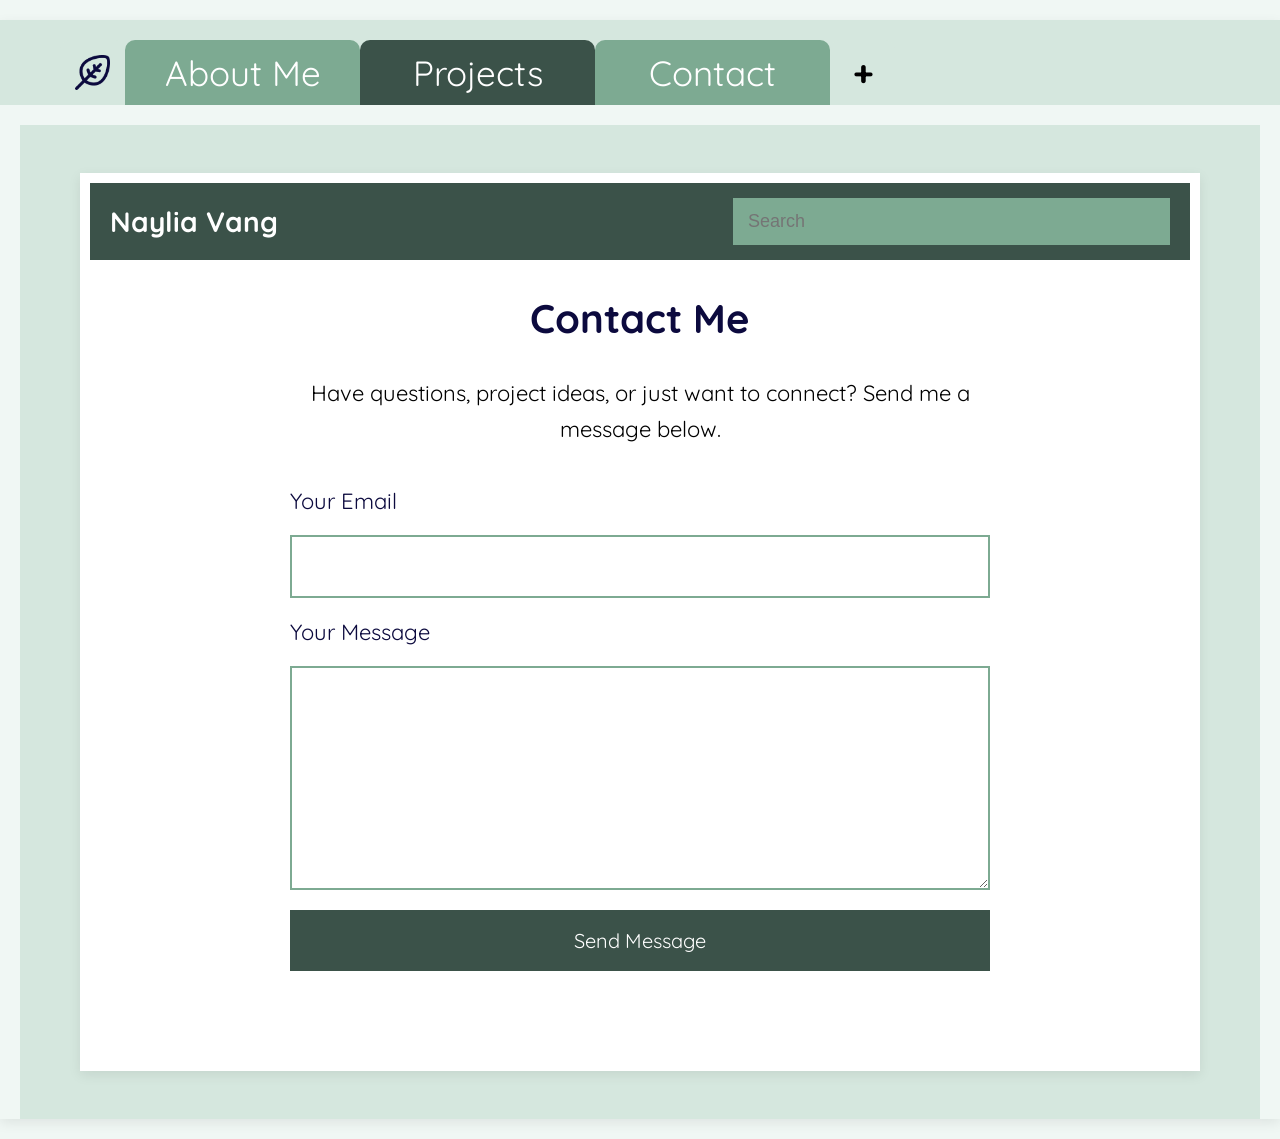
<file: contact.html>
<!DOCTYPE html>
<html lang="en">

<head>
    <meta charset="UTF-8">
    <meta name="viewport" content="width=device-width, initial-scale=1.0">
    <title>Naylia Vang | Portfolio</title>
    <link rel="stylesheet" href="style.css">
    <script src="app.js"></script>
    <style>
        @import url('https://fonts.googleapis.com/css2?family=Montserrat:ital,wght@0,100..900;1,100..900&family=Quicksand:wght@300..700&family=Teachers:ital,wght@0,400..800;1,400..800&display=swap');
    </style>
</head>



<body>
    <section class="body-idk">


        <header>
            <nav>
                <nav>
                    <a class="nav-link" id="home-link" href="index.html"><img src="home-icon.png"></a>
                    <a class="nav-link" id="about-link" href="abtme.html">About Me</a>
                    <a class="nav-link" id="projects-link" href="projects.html">Projects</a>
                    <a class="nav-link" id="contact-link" href="contact.html">Contact</a>

                    <div class="dropdown">
                        <button class="plus-btn" id="menu-btn">+</button>
                        <div class="dropdown-menu" id="dropdown-menu">
                            <a href="resume.html">Resume</a>
                        </div>
                    </div>
                </nav>
            </nav>
        </header>

    </section>







    <section class="foldercover">

        <section class="contentcover">
            <!-- fun nav bar-->
            <main>
                <h1><a href="index.html">Naylia Vang</a></h1>
                <input type="text" id="search" placeholder="Search">
            </main>
            <div class="contact-header">
                <h2>Contact Me</h2>
                <p>
                    Have questions, project ideas, or just want to connect?
                    Send me a message below.
                </p>
            </div>

            <form class="contact-form" action="https://formspree.io/f/mvzdvwyn" method="POST">

                <label for="email">Your Email</label>
                <input type="email" id="email" name="email" required>

                <label for="message">Your Message</label>
                <textarea id="message" name="message" rows="8" required></textarea>

                <button type="submit">Send Message</button>

            </form>



</body>




</html>
</file>
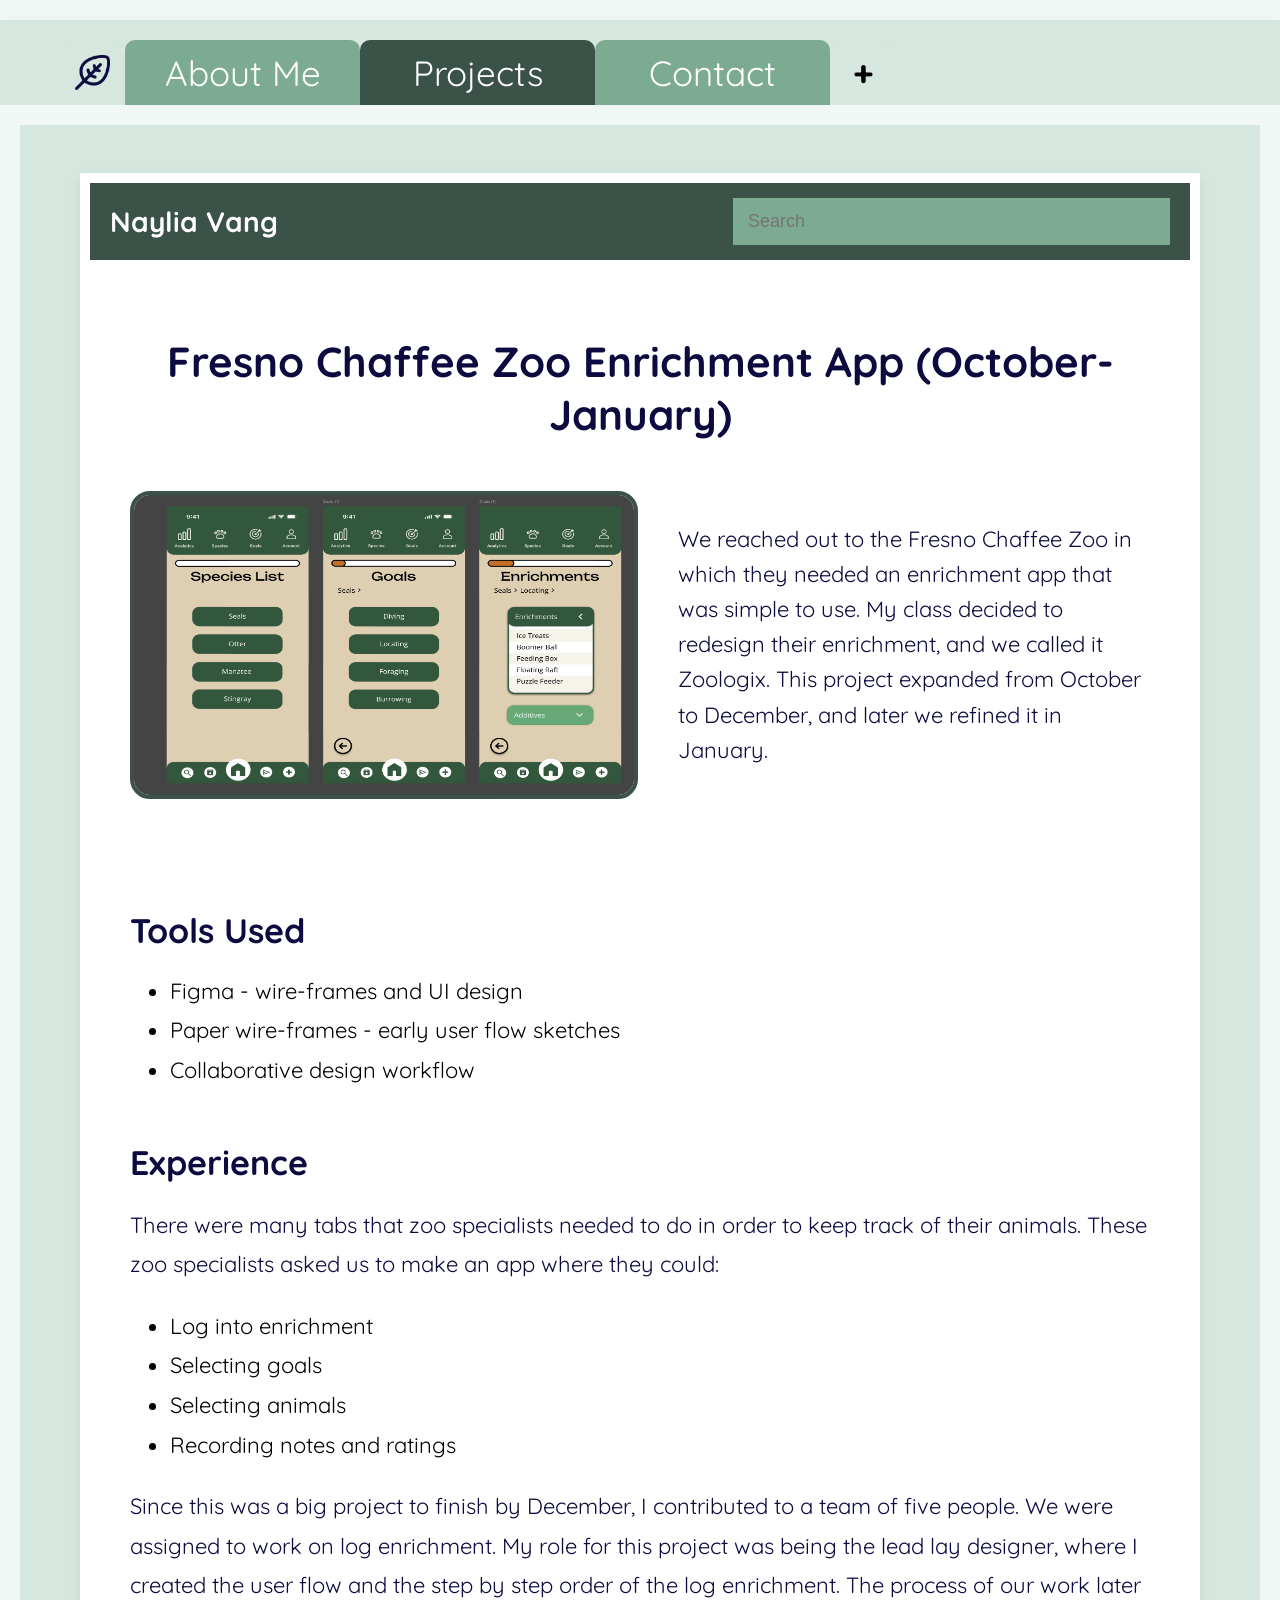
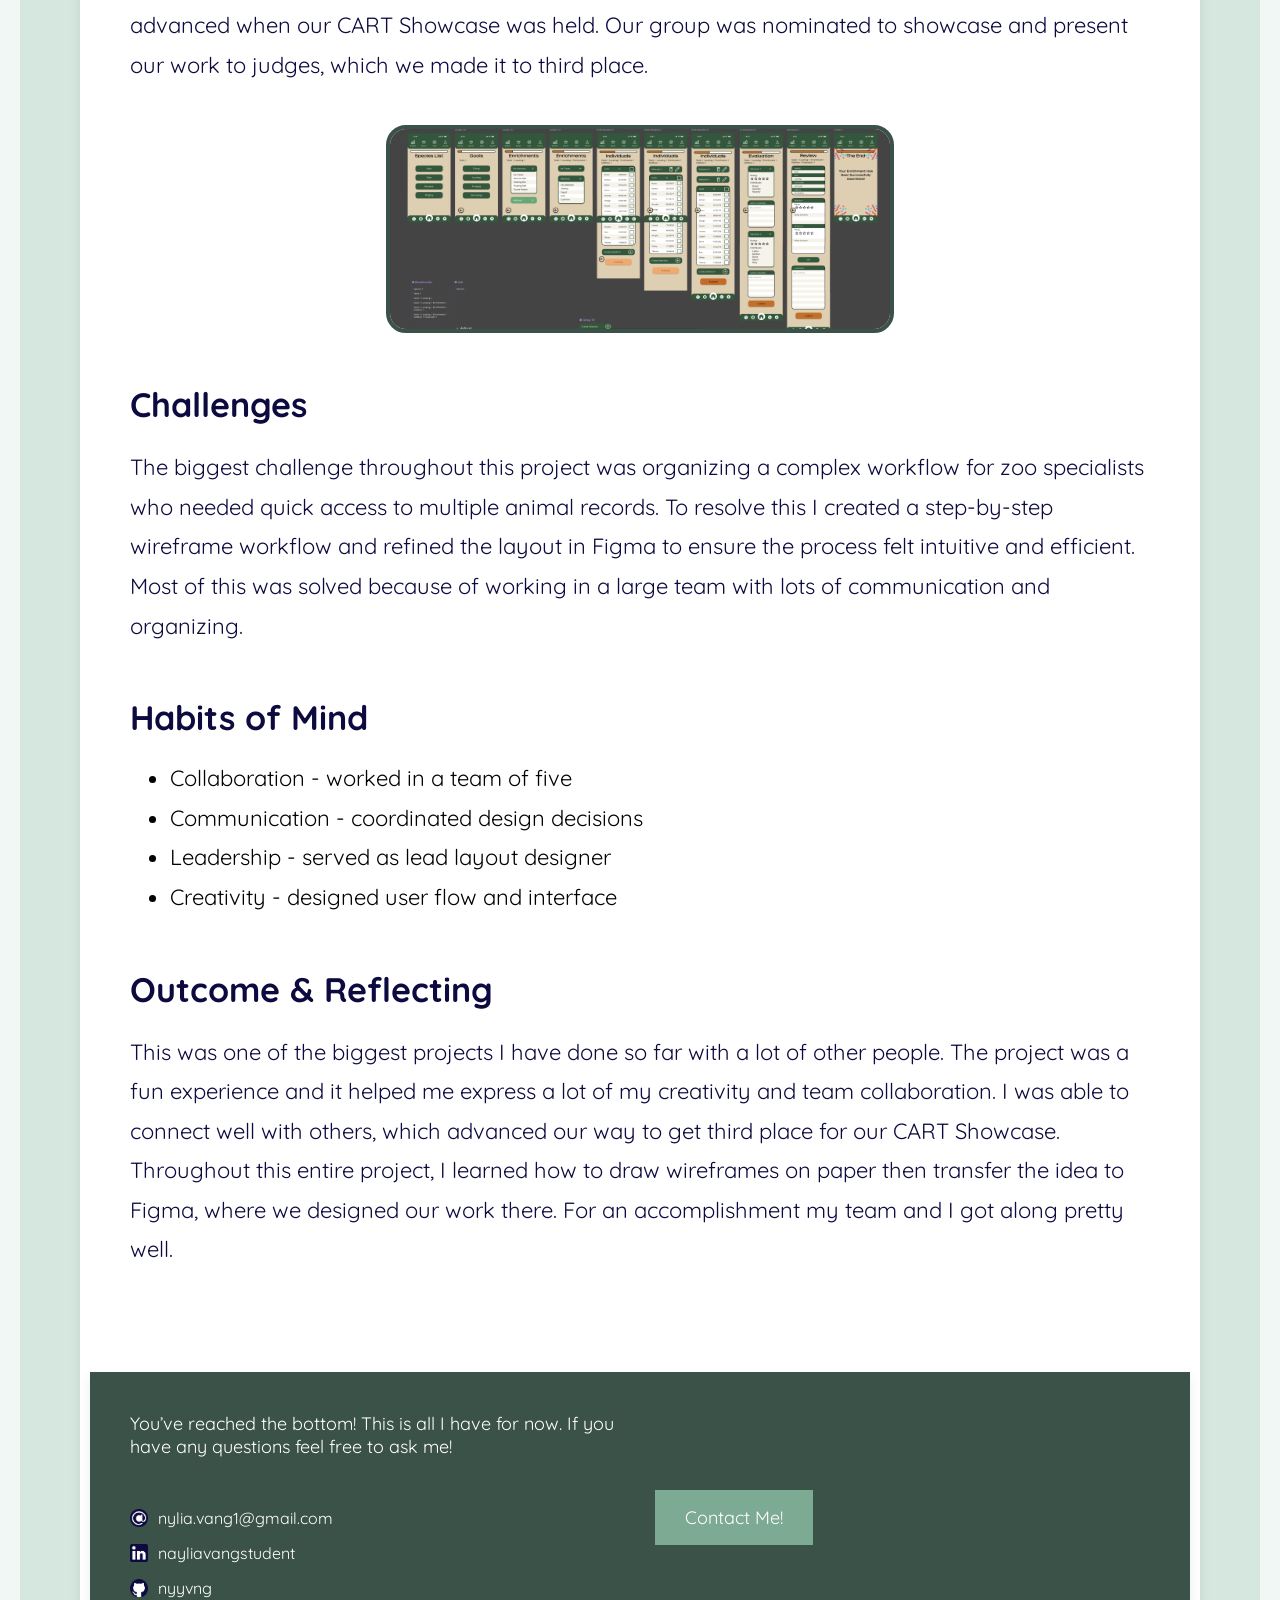
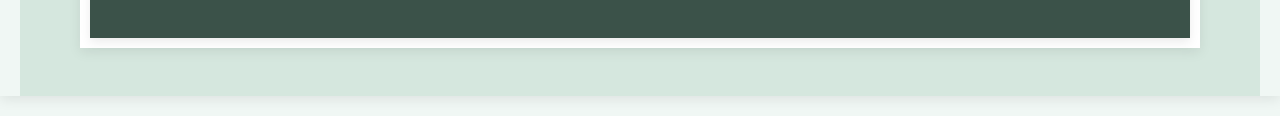
<file: fcz.html>
<!DOCTYPE html>
<html lang="en">

<head>
    <meta charset="UTF-8">
    <meta name="viewport" content="width=device-width, initial-scale=1.0">
    <title>Naylia Vang | Portfolio</title>
    <link rel="stylesheet" href="style.css">
    <script src="app.js"></script>
    <style>
        @import url('https://fonts.googleapis.com/css2?family=Montserrat:ital,wght@0,100..900;1,100..900&family=Quicksand:wght@300..700&family=Teachers:ital,wght@0,400..800;1,400..800&display=swap');
    </style>
</head>



<body>
    <section class="body-idk">


        <header>
            <nav>
                <nav>
                    <a class="nav-link" id="home-link" href="index.html"><img src="home-icon.png"></a>
                    <a class="nav-link" id="about-link" href="abtme.html">About Me</a>
                    <a class="nav-link" id="projects-link" href="projects.html">Projects</a>
                    <a class="nav-link" id="contact-link" href="contact.html">Contact</a>

                    <div class="dropdown">
                        <button class="plus-btn" id="menu-btn">+</button>
                        <div class="dropdown-menu" id="dropdown-menu">
                            <a href="resume.html">Resume</a>
                        </div>
                    </div>
                </nav>
            </nav>
        </header>

    </section>





    <section class="foldercover">
        <div class="contentcover">
            <!-- fun nav bar-->
            <main>
                <h1><a href="index.html">Naylia Vang</a></h1>
                <input type="text" id="search" placeholder="Search">
            </main>




            <div id="fcz" class="fcz-header">
                <h2>Fresno Chaffee Zoo Enrichment App (October-January)</h2>

                <div class="fcz-top">
                    <img src="fcz.png">
                    <p class="fcz-desc">We reached out to the Fresno Chaffee Zoo in which they needed an enrichment app
                        that was simple
                        to use.
                        My class decided to redesign their enrichment, and we called it Zoologix. This project expanded
                        from October to December, and later we refined it in January.
                    </p>
                </div>
            </div>

            <div id="fcz-experience">
                <h2>Tools Used</h2>
                <ul>
                    <li>Figma - wire-frames and UI design</li>
                    <li>Paper wire-frames - early user flow sketches</li>
                    <li>Collaborative design workflow</li>
                </ul>
                <h2>Experience</h2>
                <p>There were many tabs that zoo specialists needed to do in order to keep track of their animals.
                    These
                    zoo
                    specialists asked us to make an app where they could:</p>
                <ul>
                    <li>Log into enrichment</li>
                    <li>Selecting goals</li>
                    <li>Selecting animals</li>
                    <li>Recording notes and ratings</li>
                </ul>
                <p>Since this was a big project to finish by December, I contributed to a team of five people.
                    We
                    were
                    assigned to work on log enrichment. My role for this project was being the lead lay
                    designer,
                    where I
                    created the user flow and the step by step order of the log enrichment. The process of our
                    work
                    later
                    advanced when our CART Showcase was held. Our group was nominated to showcase and present
                    our
                    work to
                    judges, which we made it to third place.</p>
                <img src="fcz2.png">
                <h2>Challenges</h2>
                <p>The biggest challenge throughout this project was organizing a complex workflow for zoo
                    specialists
                    who
                    needed quick access to multiple animal records. To resolve this I created a step-by-step
                    wireframe
                    workflow
                    and refined the layout in Figma to ensure the process felt intuitive and efficient. Most of this
                    was
                    solved
                    because of working in a large team with lots of communication and organizing.</p>
                <h2>Habits of Mind</h2>
                <ul>
                    <li>Collaboration - worked in a team of five</li>
                    <li>Communication - coordinated design decisions</li>
                    <li>Leadership - served as lead layout designer</li>
                    <li>Creativity - designed user flow and interface</li>
                </ul>
                <h2>Outcome & Reflecting</h2>
                <p>This was one of the biggest projects I have done so far with a lot of other people. The project
                    was a
                    fun
                    experience and it helped me express a lot of my creativity and team collaboration. I was able to
                    connect
                    well with others, which advanced our way to get third place for our CART Showcase. Throughout
                    this
                    entire
                    project, I learned how to draw wireframes on paper then transfer the idea to Figma, where we
                    designed our
                    work there. For an accomplishment my team and I got along pretty well.</p>
            </div>



            <!-- bottom nav bar-->
            <section class="bottom-nav">
                <div class="footer-left">
                    <p>You’ve reached the bottom! This is all I have for now. If you have any questions feel free to ask
                        me!
                    </p>

                    <section class="bottom-socials">
                        <div class="email">
                            <img src="mail.png">
                            nylia.vang1@gmail.com
                        </div>

                        <div class="linkedin">
                            <img src="linkedin.png">
                            <a href="https://www.linkedin.com/in/nayliavangstudent">nayliavangstudent</a>
                        </div>

                        <div class="github">
                            <img src="github.png">
                            <a href="https://github.com/nyyvng">nyyvng</a>
                        </div>
                    </section>
                </div>

                <div class="footer-right">
                    <button><a href="contact.html">Contact Me!</a></button>
                </div>
            </section>
        </div>

    </section>


</body>
</file>
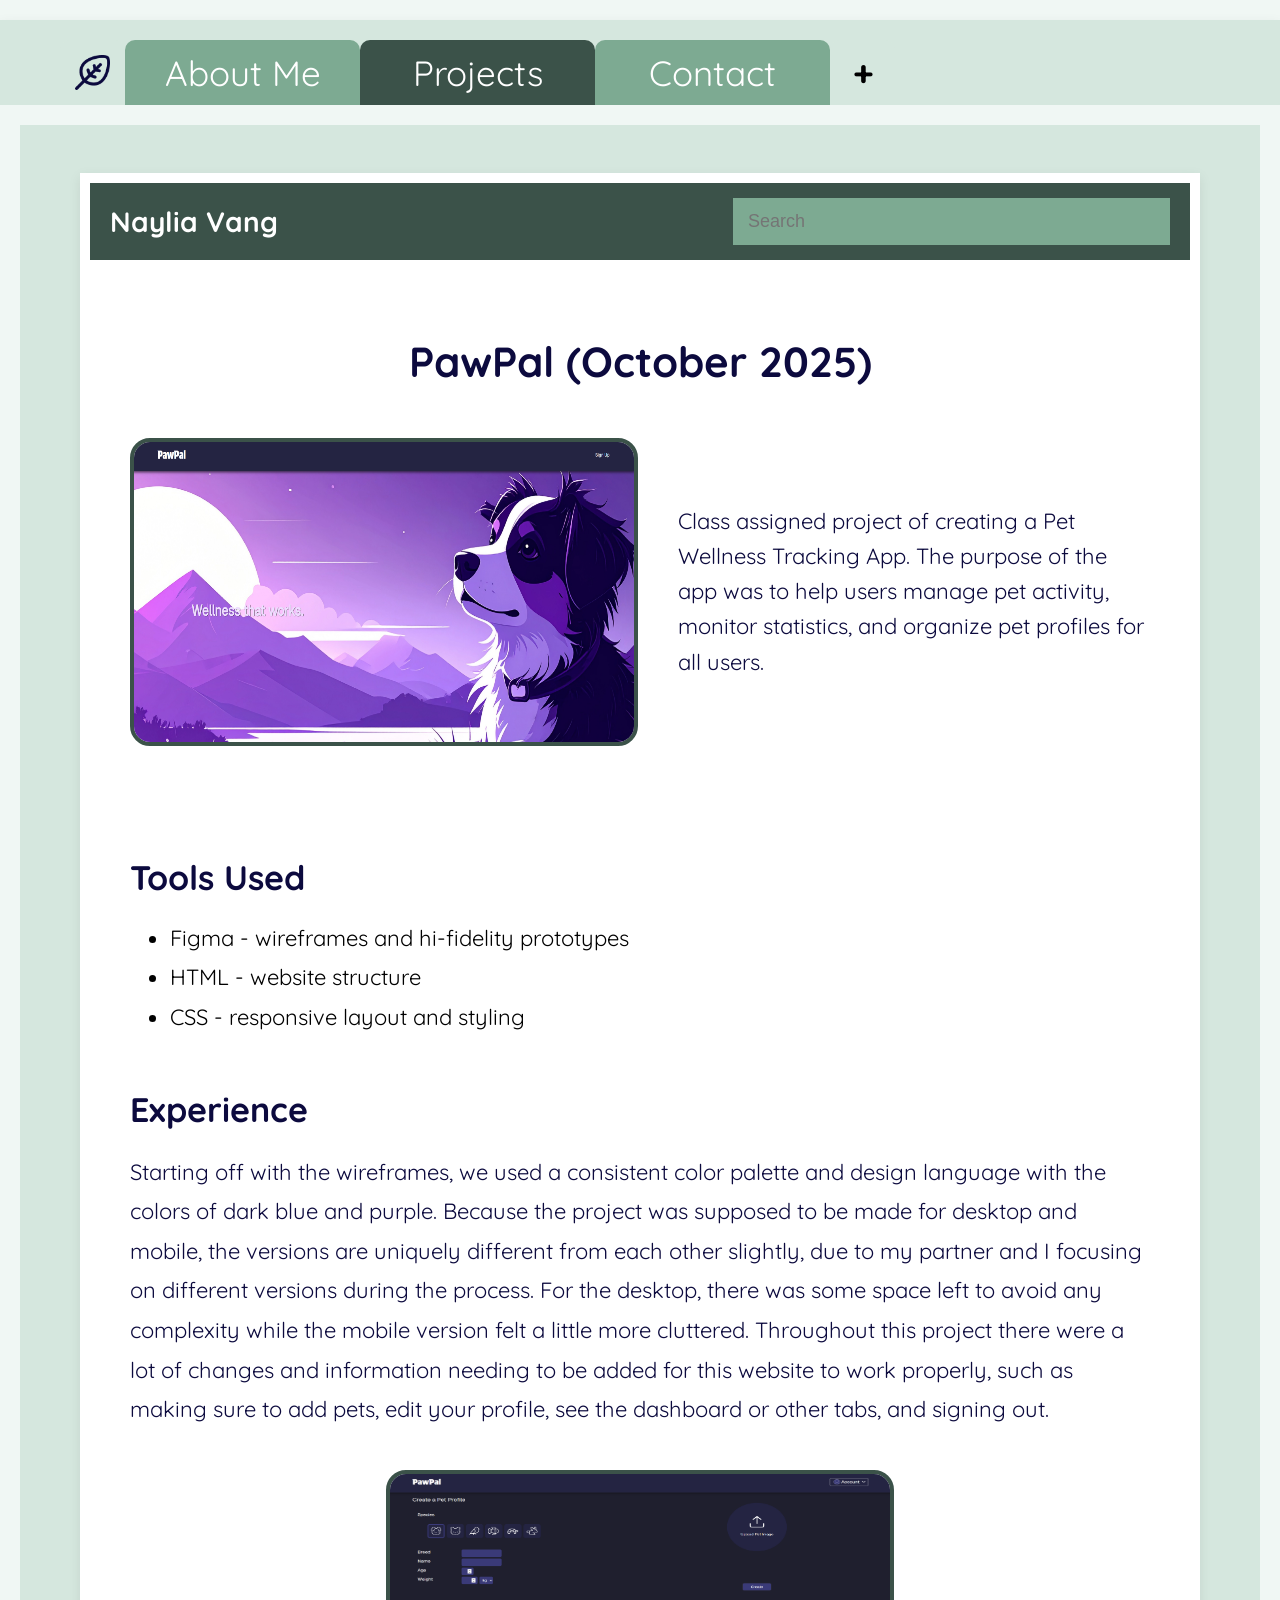
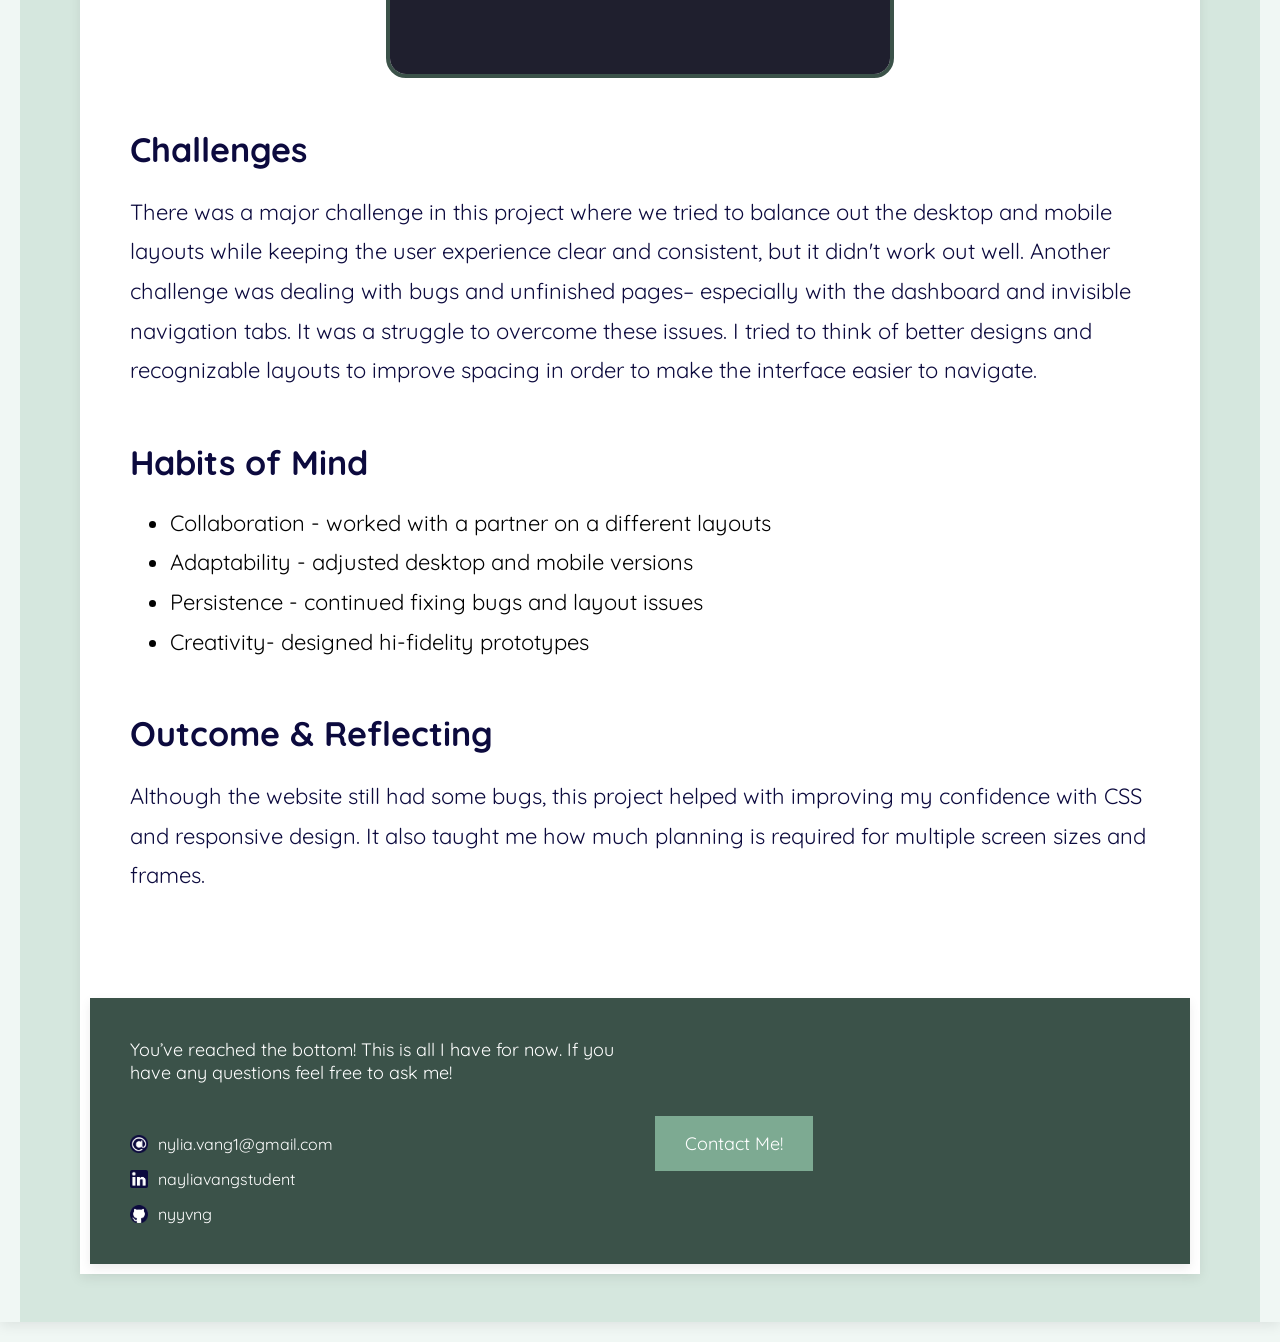
<file: pawpal.html>
<!DOCTYPE html>
<html lang="en">

<head>
    <meta charset="UTF-8">
    <meta name="viewport" content="width=device-width, initial-scale=1.0">
    <title>Naylia Vang | Portfolio</title>
    <link rel="stylesheet" href="style.css">
    <script src="app.js"></script>
    <style>
        @import url('https://fonts.googleapis.com/css2?family=Montserrat:ital,wght@0,100..900;1,100..900&family=Quicksand:wght@300..700&family=Teachers:ital,wght@0,400..800;1,400..800&display=swap');
    </style>
</head>



<body>
    <section class="body-idk">


        <header>
            <nav>
                <nav>
                    <a class="nav-link" id="home-link" href="index.html"><img src="home-icon.png"></a>
                    <a class="nav-link" id="about-link" href="abtme.html">About Me</a>
                    <a class="nav-link" id="projects-link" href="projects.html">Projects</a>
                    <a class="nav-link" id="contact-link" href="contact.html">Contact</a>

                    <div class="dropdown">
                        <button class="plus-btn" id="menu-btn">+</button>
                        <div class="dropdown-menu" id="dropdown-menu">
                            <a href="resume.html">Resume</a>
                        </div>
                    </div>
                </nav>
            </nav>
        </header>

    </section>





    <section class="foldercover">
        <div class="contentcover">
            <!-- fun nav bar-->
            <main>
                <h1><a href="index.html">Naylia Vang</a></h1>
                <input type="text" id="search" placeholder="Search">
            </main>




            <div id="pawpal" class="pawpal-header">
                <h2>
                    <a href="https://pawpal-website.netlify.app/">PawPal (October 2025)</a>
                </h2>

                <div class="pawpal-top">
                    <img src="pawpal.png">
                    <p class="pawpal-desc">Class assigned project of creating a Pet Wellness Tracking App. The purpose
                        of the app was to help
                        users
                        manage pet activity, monitor statistics, and organize pet profiles for all users.
                    </p>
                </div>

            </div>
            <div id="pawpal-experience">
                <h2>Tools Used</h2>
                <ul>
                    <li>Figma - wireframes and hi-fidelity prototypes</li>
                    <li>HTML - website structure</li>
                    <li>CSS - responsive layout and styling</li>
                </ul>
                <h2>Experience</h2>
                <p>Starting off with the wireframes, we used a consistent color palette and design language with the
                    colors
                    of
                    dark blue and purple. Because the project was supposed to be made for desktop and mobile, the
                    versions
                    are
                    uniquely different from each other slightly, due to my partner and I focusing on different versions
                    during
                    the process. For the desktop, there was some space left to avoid any complexity while the mobile
                    version
                    felt a little more cluttered. Throughout this project there were a lot of changes and information
                    needing to
                    be added for this website to work properly, such as making sure to add pets, edit your profile, see
                    the
                    dashboard or other tabs, and signing out.
                </p>
                <img src="pawpal2.png">
                <h2>Challenges</h2>
                <p>There was a major challenge in this project where we tried to balance out the desktop and mobile
                    layouts
                    while keeping the user experience clear and consistent, but it didn't work out well. Another
                    challenge
                    was
                    dealing with bugs and unfinished pages– especially with the dashboard and invisible navigation tabs.
                    It
                    was
                    a struggle to overcome these issues. I tried to think of better designs and recognizable layouts to
                    improve
                    spacing in order to make the interface easier to navigate.
                </p>
                <h2>Habits of Mind</h2>
                <ul>
                    <li>Collaboration - worked with a partner on a different layouts</li>
                    <li>Adaptability - adjusted desktop and mobile versions</li>
                    <li>Persistence - continued fixing bugs and layout issues</li>
                    <li>Creativity- designed hi-fidelity prototypes</li>
                </ul>
                <h2>Outcome & Reflecting</h2>
                <p>Although the website still had some bugs, this project helped with improving my confidence with CSS
                    and
                    responsive design. It also taught me how much planning is required for multiple screen sizes and
                    frames.
                </p>
            </div>

            <!-- bottom nav bar-->
            <section class="bottom-nav">
                <div class="footer-left">
                    <p>You’ve reached the bottom! This is all I have for now. If you have any questions feel free to ask
                        me!
                    </p>

                    <section class="bottom-socials">
                        <div class="email">
                            <img src="mail.png">
                            nylia.vang1@gmail.com
                        </div>

                        <div class="linkedin">
                            <img src="linkedin.png">
                            <a href="https://www.linkedin.com/in/nayliavangstudent">nayliavangstudent</a>
                        </div>

                        <div class="github">
                            <img src="github.png">
                            <a href="https://github.com/nyyvng">nyyvng</a>
                        </div>
                    </section>
                </div>

                <div class="footer-right">
                    <button><a href="contact.html">Contact Me!</a></button>
                </div>
            </section>
        </div>

    </section>

</body>
</file>
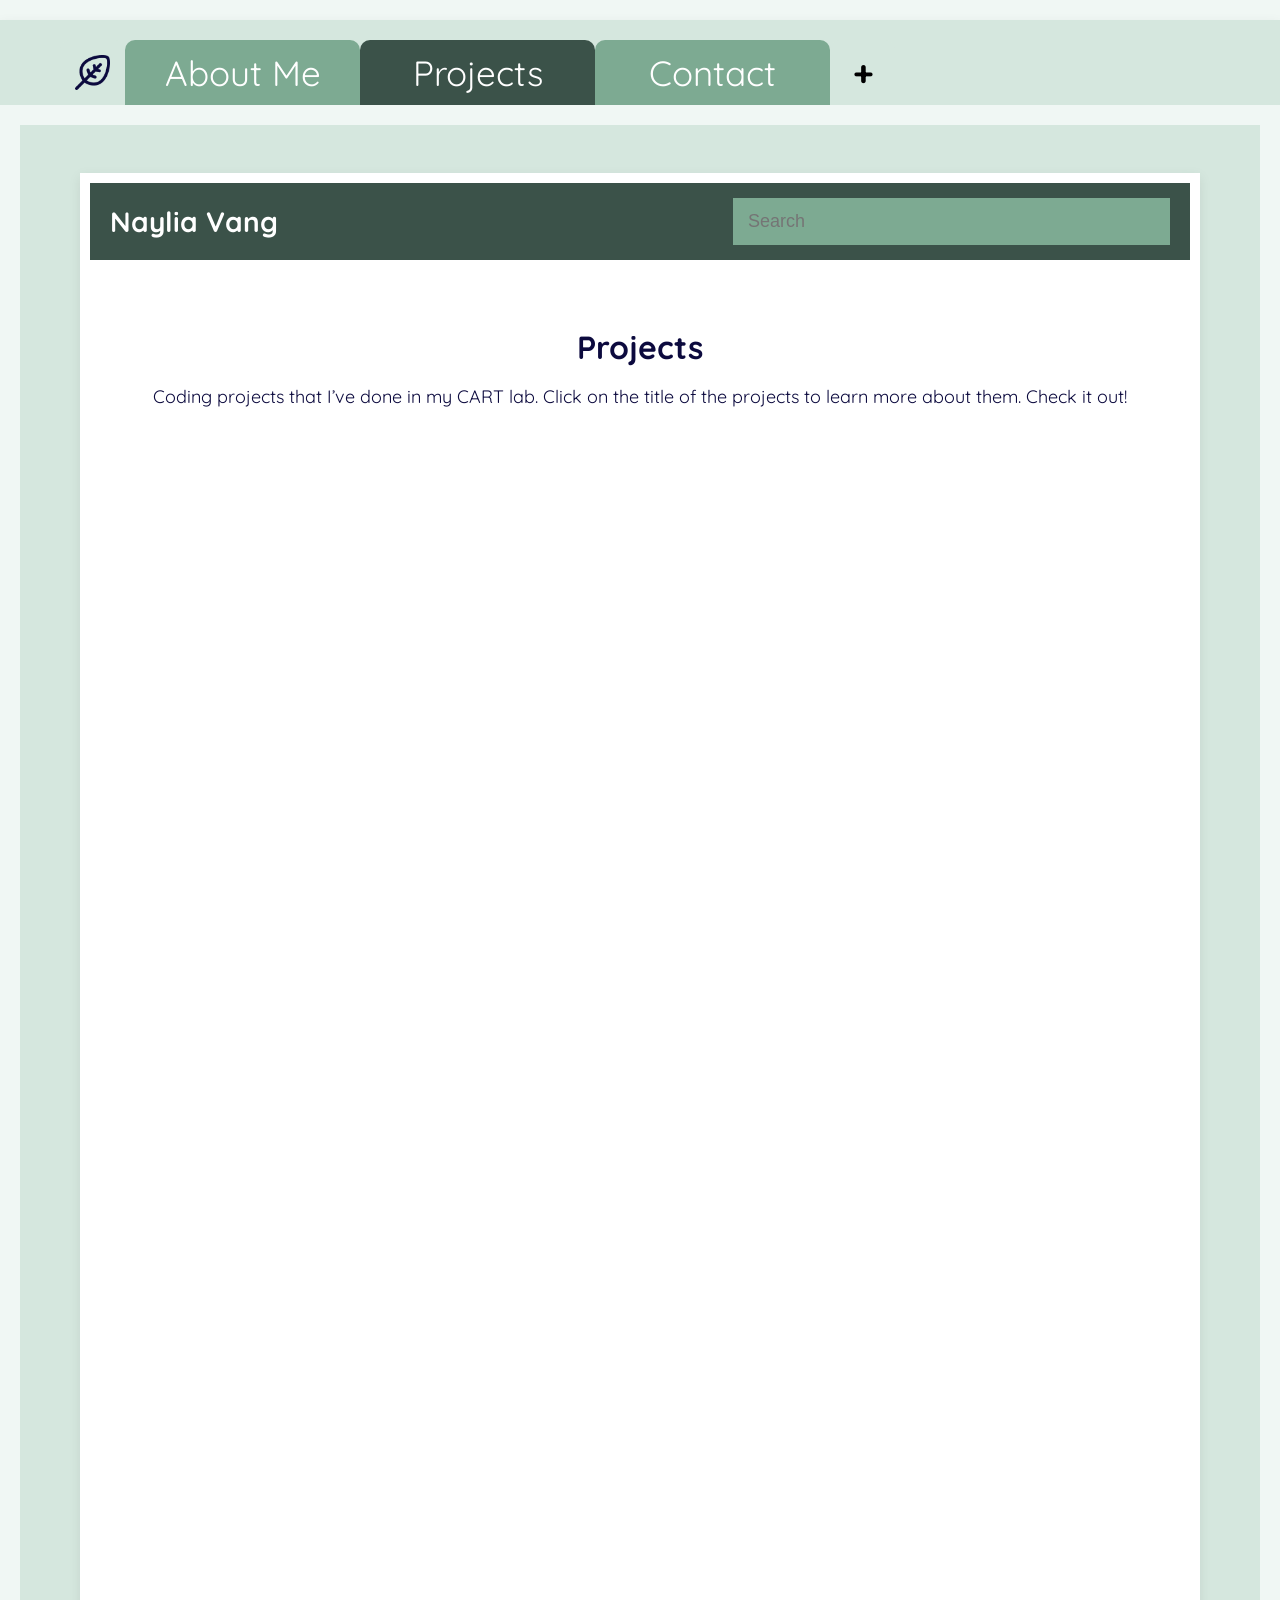
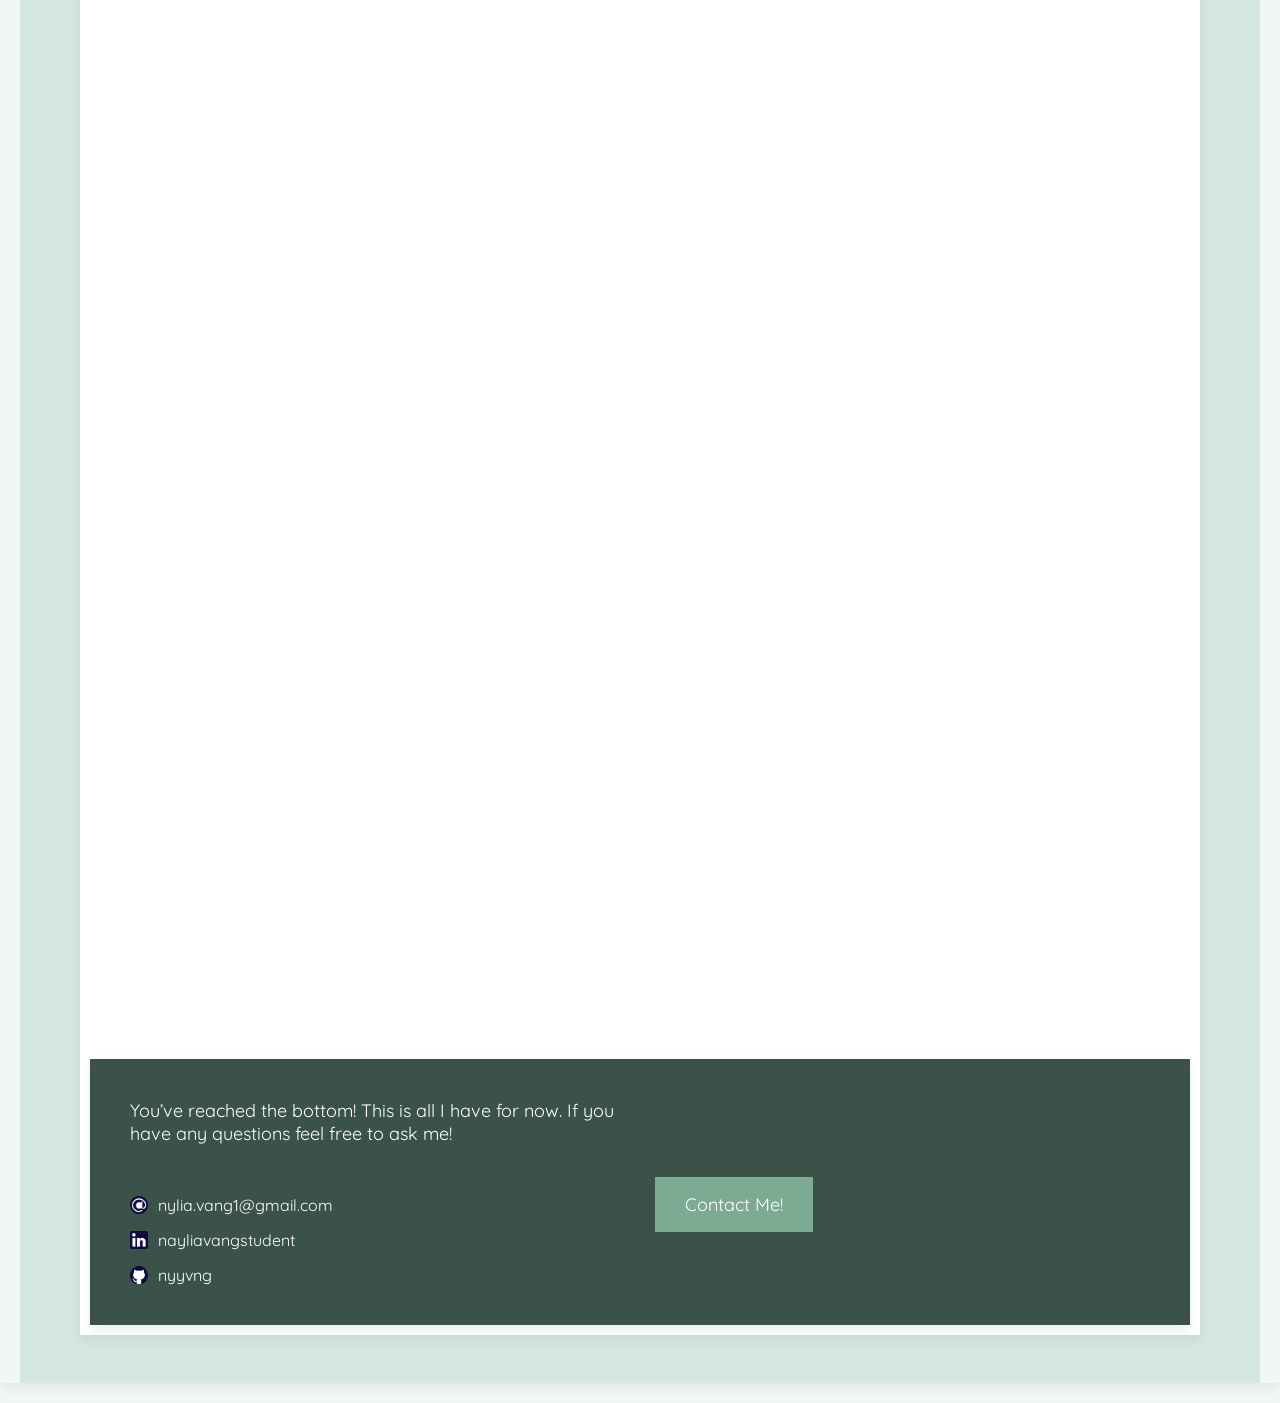
<file: projects.html>
<!DOCTYPE html>
<html lang="en">

<head>
    <meta charset="UTF-8">
    <meta name="viewport" content="width=device-width, initial-scale=1.0">
    <title>Naylia Vang | Portfolio</title>
    <link rel="stylesheet" href="style.css">
    <script src="app.js"></script>
    <style>
        @import url('https://fonts.googleapis.com/css2?family=Montserrat:ital,wght@0,100..900;1,100..900&family=Quicksand:wght@300..700&family=Teachers:ital,wght@0,400..800;1,400..800&display=swap');
    </style>
</head>






<body>
    <section class="body-idk">


        <header>
            <nav>
                <nav>
                    <a class="nav-link" id="home-link" href="index.html"><img src="home-icon.png"></a>
                    <a class="nav-link" id="about-link" href="abtme.html">About Me</a>
                    <a class="nav-link" id="projects-link" href="projects.html">Projects</a>
                    <a class="nav-link" id="contact-link" href="contact.html">Contact</a>

                    <div class="dropdown">
                        <button class="plus-btn" id="menu-btn">+</button>
                        <div class="dropdown-menu" id="dropdown-menu">
                            <a href="resume.html">Resume</a>
                        </div>
                    </div>
                </nav>
            </nav>
        </header>

    </section>

    <section class="foldercover">
        <div class="contentcover">
            <!-- fun nav bar-->
            <main>
                <h1><a href="index.html">Naylia Vang</a></h1>
                <input type="text" id="search" placeholder="Search">
            </main>


            <div id="prj" class="prj">
                <h2>Projects</h2>
                <p>Coding projects that I’ve done in my CART lab. Click on the title of the projects to learn more about
                    them. Check it out!</p>
            </div>


            <section class="projects">

                <div class="bioshield  scroll-animate">
                    <img class="project-img" src="bioshield.png">
                    <h3><a href="bioshield.html">BioShield Project</a></h3>
                    <p class="project-desc">First understanding of how to develop a marketing website. This was a
                        process of finding
                        ideas
                        and
                        inspiration from other companies with successful products, the graphic lookout that attracts
                        customers,
                        and using AI generated background for this fake advertisement.</p>
                </div>
                <div class="pawpal  scroll-animate">
                    <img class="project-img" src="pawpal.png">
                    <h3><a href="pawpal.html">PawPal</a></h3>
                    <p class="project-desc">Class assigned project of creating a Pet Wellness Tracking App. This project
                        took a lot of
                        inspiration
                        from other pet tracking apps that looked simplistic and efficient. Some of the important
                        functions
                        were
                        making sure to add pets, check their activity in a diagram or statistic, and let the user
                        sign
                        in
                        and
                        out. For this project we were told to create both a desktop and mobile version of our
                        website.
                    </p>
                </div>
                <div class="fcz  scroll-animate">
                    <img class="project-img" src="fcz.png">
                    <h3><a href="fcz.html">Fresno Chaffee Zoo Enrichment App</a></h3>
                    <p class="project-desc">We reached out to the Fresno Chaffee Zoo in which they needed an enrichment
                        app that was
                        simple
                        to
                        use.
                        My class decided to redesign their enrichment, and we called it Zoologix. This project
                        expanded
                        from
                        October to December, and later we refined it in January.</p>
                </div>
                <div class="to-do  scroll-animate">
                    <img class="project-img" src="to-do.png">
                    <h3><a href="todo.html">To-Do List Project</a></h3>
                    <p class="project-desc">Built an interactive, functional, to-do app using HTML, CSS, and Javascript.
                        The task of
                        this
                        assignment was to input a task and add it to the list. There were other functions required
                        such
                        as
                        making some tasks starred or high priority, dragged and dropped in different orders,s and
                        check
                        them
                        off
                        to distinguish them from active tasks.</p>
                </div>
                <div class="budget  scroll-animate">
                    <img class="project-img" src="budget.png">
                    <h3><a href="budgetcalc.html">Budget Calculator</a></h3>
                    <p class="project-desc">We collaborated with EECU in which they wanted a budget calculator that
                        would benefit
                        graduate
                        students
                        and young adults. This calculation was made to help understand the different occupations and
                        salaries
                        and where the money goes.
                    </p>
                </div>




                <div class="adventstory scroll-animate">
                    <img class="project-img" src="adventstory.png">
                    <h3><a href="adventstory.html">Pokemon Adventure Project</a></h3>
                    <p class="project-desc">This project involved creating an interactive Pokemon-inspired adventure
                        using HTML, CSS, and Javascript. The game followed the structure of the 12-step Monomyth (Hero’s
                        Journey) while allowing players to interact with dialogue, battle/catch Pokemon, and progress
                        through branching story paths.
                    </p>
                </div>





                <div class="zoo-case scroll-animate">
                    <img class="project-img" src="zoo-case.png">
                    <h3><a href="zoo.html">Zoo Case Study</a></h3>
                    <p class="project-desc">This research case study focused on how zoo habitats can be redesigned to
                        encourage more natural animal behavior through environmental enrichment and habitat complexity.
                        The goal of this project was to analyze how zoos support animal behaviors such as hunting,
                        foraging, and social interaction.
                    </p>
                </div>





                <!-- bottom nav bar-->
                <section class="bottom-nav">
                    <div class="footer-left">
                        <p>You’ve reached the bottom! This is all I have for now. If you have any questions feel free to
                            ask
                            me!
                        </p>

                        <section class="bottom-socials">
                            <div class="email">
                                <img src="mail.png">
                                nylia.vang1@gmail.com
                            </div>

                            <div class="linkedin">
                                <img src="linkedin.png">
                                <a href="https://www.linkedin.com/in/nayliavangstudent">nayliavangstudent</a>
                            </div>

                            <div class="github">
                                <img src="github.png">
                                <a href="https://github.com/nyyvng">nyyvng</a>
                            </div>
                        </section>
                    </div>

                    <div class="footer-right">
                        <button><a href="contact.html">Contact Me!</a></button>
                    </div>
                </section>
            </section>
        </div>



    </section>


</body>
</section>

</html>
</file>
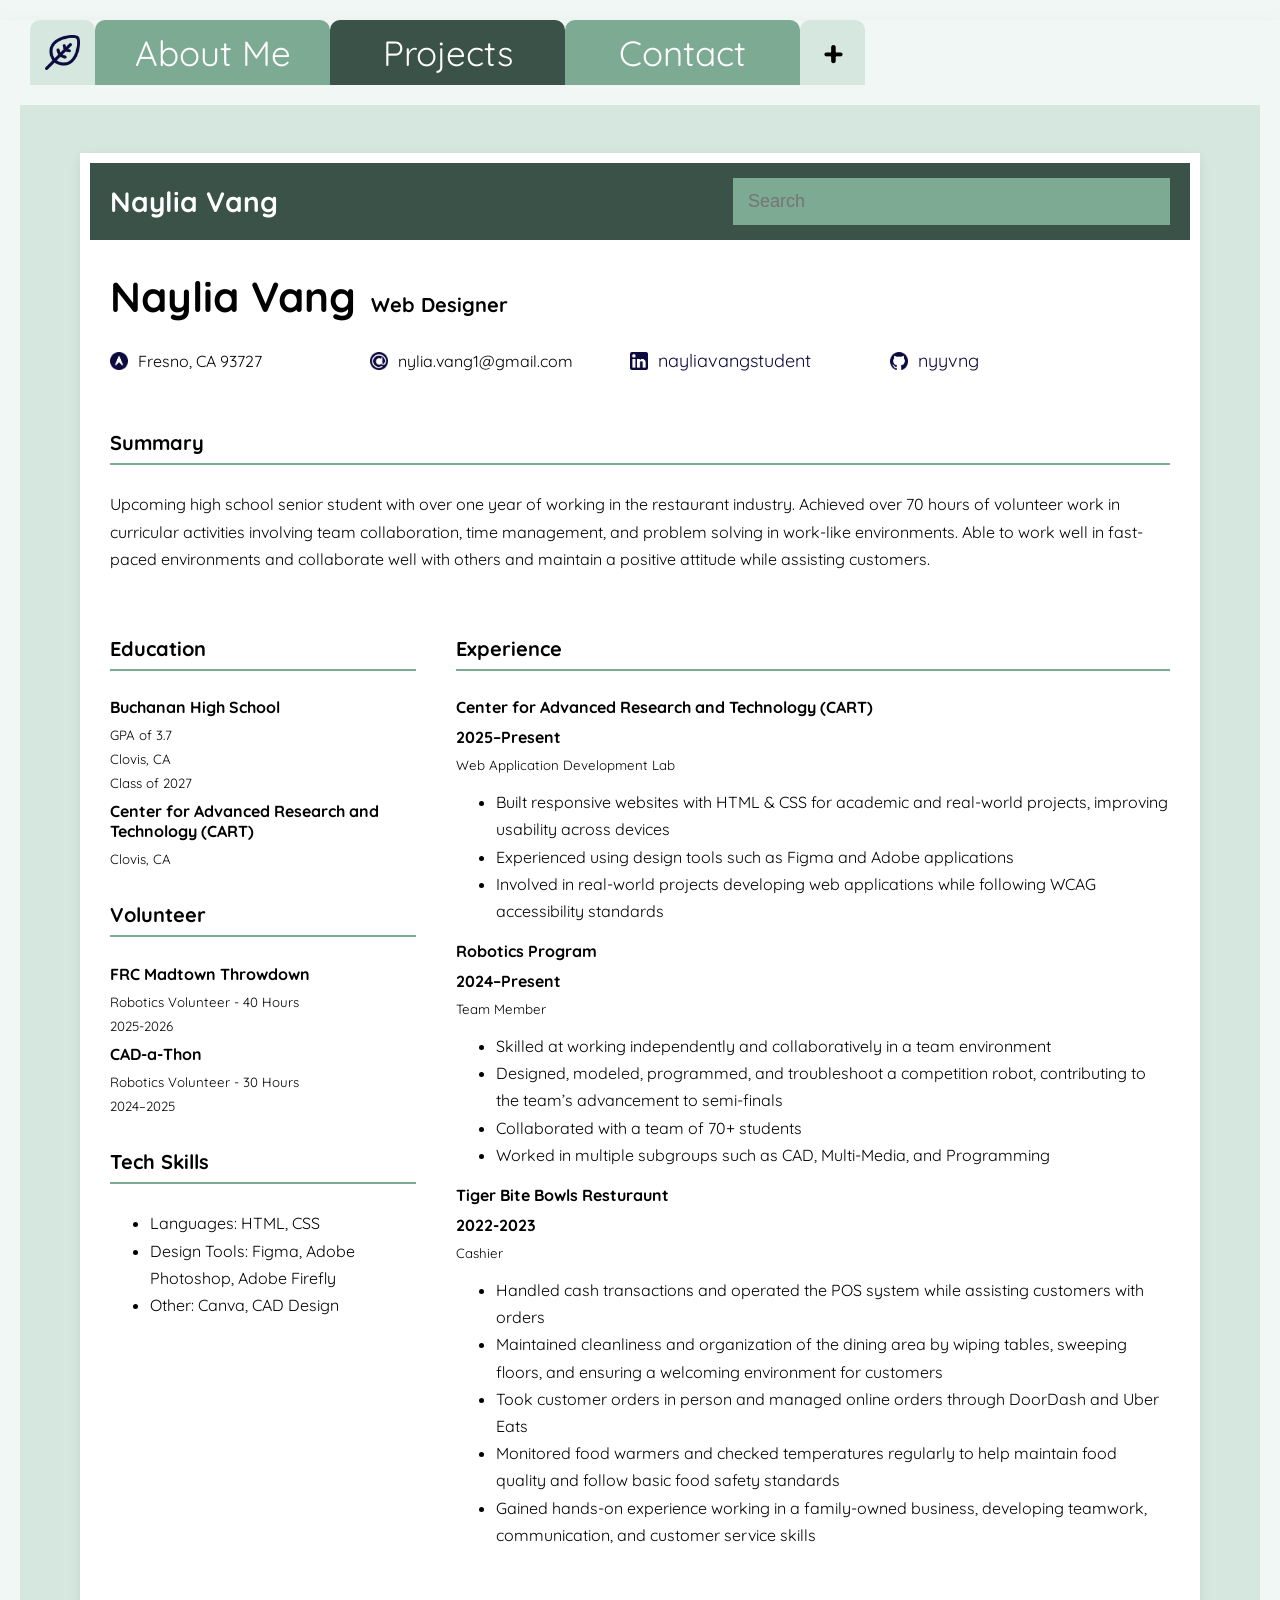
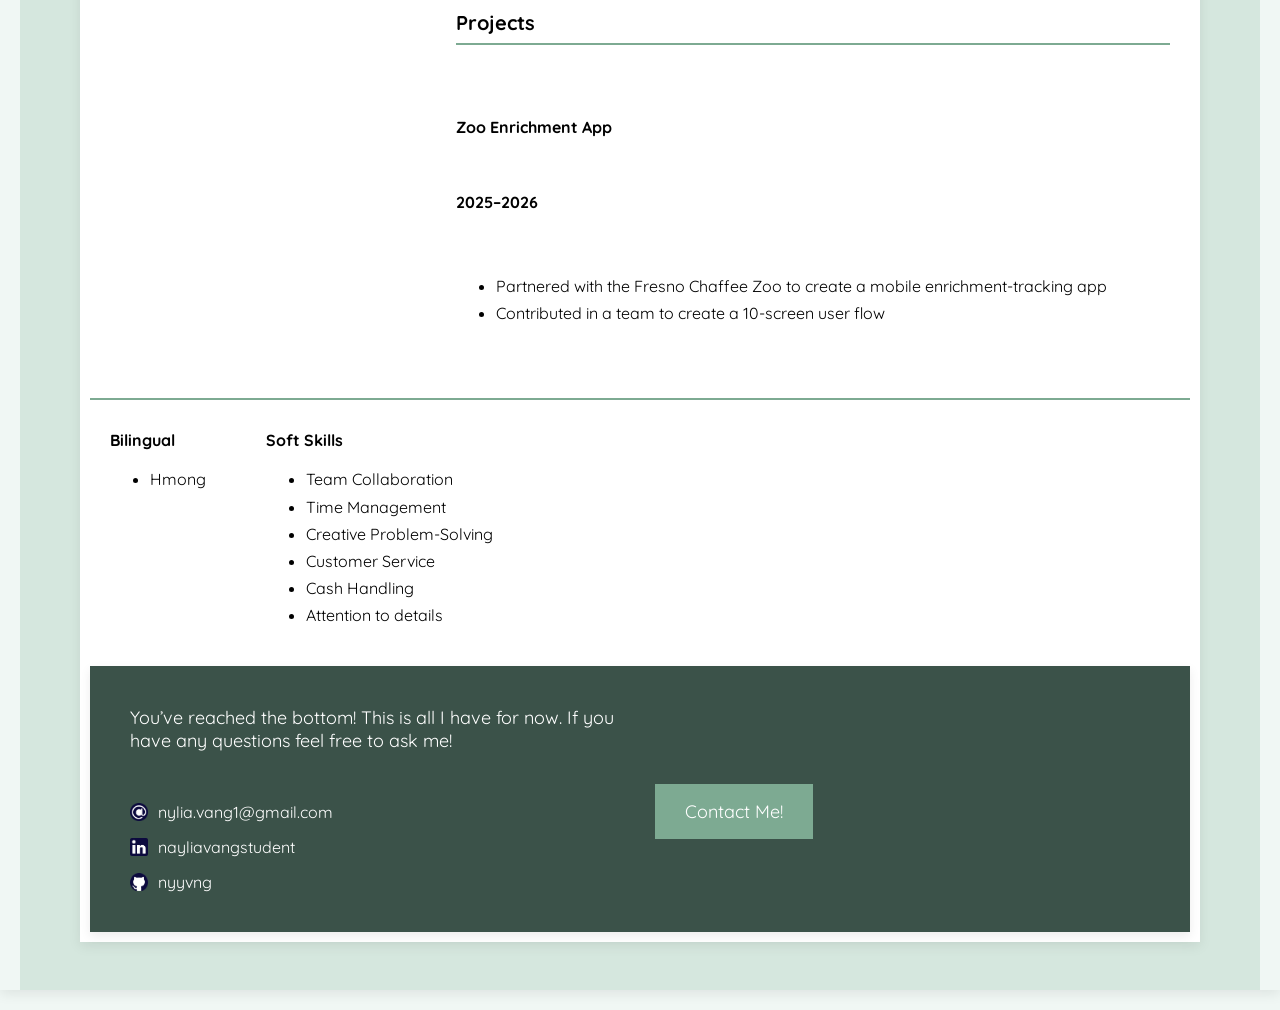
<file: resume.html>
<!DOCTYPE html>
<html lang="en">

<head>
    <meta charset="UTF-8">
    <meta name="viewport" content="width=device-width, initial-scale=1.0">
    <title>Naylia Vang | Resume</title>
    <link rel="stylesheet" href="style.css">
    <script src="app.js"></script>
    <style>
        @import url('https://fonts.googleapis.com/css2?family=Montserrat:wght@100..900&family=Quicksand:wght@300..700&family=Teachers:wght@400..800&display=swap');
    </style>
</head>

<body class="resume-page">

    <header>
        <nav class="site-nav">
            <a class="nav-link" id="home-link" href="index.html">
                <img src="home-icon.png" alt="Home">
            </a>

            <a class="nav-link" id="about-link" href="abtme.html">
                About Me
            </a>

            <a class="nav-link" id="projects-link" href="projects.html">
                Projects
            </a>

            <a class="nav-link" id="contact-link" href="contact.html">
                Contact
            </a>

            <div class="plus-btn">+</div>
        </nav>
    </header>

    <section class="foldercover">
        <div class="contentcover">

            <main class="portfolio-bar">
                <h1>
                    <a href="index.html">Naylia Vang</a>
                </h1>

                <input type="text" id="search" placeholder="Search">
            </main>


            <section class="resume-header">

                <div class="name-row">
                    <h1>Naylia Vang</h1>
                    <h3>Web Designer</h3>
                </div>

                <section class="socials">

                    <div class="social-item">
                        <img src="place.png" alt="Location">
                        <span>Fresno, CA 93727</span>
                    </div>

                    <div class="social-item">
                        <img src="mail.png" alt="Email">
                        <span>nylia.vang1@gmail.com</span>
                    </div>

                    <div class="social-item">
                        <img src="linkedin.png" alt="LinkedIn">
                        <a href="https://www.linkedin.com/in/nayliavangstudent">
                            nayliavangstudent
                        </a>
                    </div>

                    <div class="social-item">
                        <img src="github.png" alt="GitHub">
                        <a href="https://github.com/nyyvng">
                            nyyvng
                        </a>
                    </div>

                </section>
            </section>

            <section class="summary">
                <h4>Summary</h4>

                <p>
                    Upcoming high school senior student with over one year of working in the restaurant industry.
                    Achieved over 70 hours of volunteer work in curricular activities involving team collaboration, time
                    management, and problem solving in work-like environments. Able to work well in fast-paced
                    environments and collaborate well with others and maintain a positive attitude while assisting
                    customers.
                </p>
            </section>




            <section class="resume-layout">


                <aside class="left-side">




                    <section class="education">
                        <h4>Education</h4>

                        <h5>Buchanan High School</h5>
                        <sub>GPA of 3.7</sub>
                        <sub>Clovis, CA</sub>
                        <sub>Class of 2027</sub>

                        <h5>Center for Advanced Research and Technology (CART)</h5>
                        <sub>Clovis, CA</sub>
                    </section>

                    <section class="volunteer">
                        <h4>Volunteer</h4>

                        <h5>FRC Madtown Throwdown</h5>
                        <sub>Robotics Volunteer - 40 Hours</sub>
                        <sub>2025-2026</sub>

                        <h5>CAD-a-Thon</h5>
                        <sub>Robotics Volunteer - 30 Hours</sub>
                        <sub>2024–2025</sub>
                    </section>

                    <section class="tech-skills">
                        <h4>Tech Skills</h4>

                        <ul>
                            <li>Languages: HTML, CSS</li>
                            <li>Design Tools: Figma, Adobe Photoshop, Adobe Firefly</li>
                            <li>Other: Canva, CAD Design</li>
                        </ul>
                    </section>

                </aside>





                <section class="right-side">

                    <section class="experience">
                        <h4>Experience</h4>

                        <h5>Center for Advanced Research and Technology (CART)</h5>
                        <h5>2025–Present</h5>
                        <sub>Web Application Development Lab</sub>

                        <ul>
                            <li>
                                Built responsive websites with HTML & CSS for academic
                                and real-world projects, improving usability across devices
                            </li>

                            <li>
                                Experienced using design tools such as Figma and Adobe applications
                            </li>

                            <li>
                                Involved in real-world projects developing web applications while
                                following WCAG accessibility standards
                            </li>
                        </ul>


                        <h5>Robotics Program</h5>
                        <h5>2024–Present</h5>
                        <sub>Team Member</sub>

                        <ul>
                            <li>
                                Skilled at working independently and collaboratively in a team environment
                            </li>

                            <li>
                                Designed, modeled, programmed, and troubleshoot a competition robot, contributing to the
                                team’s advancement to semi-finals
                            </li>

                            <li>
                                Collaborated with a team of 70+ students
                            </li>

                            <li>
                                Worked in multiple subgroups such as CAD, Multi-Media, and Programming
                            </li>
                        </ul>

                        <h5>Tiger Bite Bowls Resturaunt</h5>
                        <h5>2022-2023</h5>
                        <sub>Cashier</sub>

                        <ul>
                            <li>
                                Handled cash transactions and operated the POS system while assisting customers with
                                orders
                            </li>

                            <li>
                                Maintained cleanliness and organization of the dining area by wiping tables, sweeping
                                floors, and ensuring a welcoming environment for customers
                            </li>

                            <li>
                                Took customer orders in person and managed online orders through DoorDash and Uber Eats
                            </li>

                            <li>
                                Monitored food warmers and checked temperatures regularly to help maintain food quality
                                and follow basic food safety standards </li>

                            <li>
                                Gained hands-on experience working in a family-owned business, developing teamwork,
                                communication, and customer service skills</li>
                        </ul>
                    </section>

                    <section class="projects">
                        <h4>Projects</h4>

                        <h5>Zoo Enrichment App</h5>
                        <h5>2025–2026</h5>

                        <ul>
                            <li>
                                Partnered with the Fresno Chaffee Zoo to create a mobile
                                enrichment-tracking app
                            </li>

                            <li>
                                Contributed in a team to create a 10-screen user flow
                            </li>
                        </ul>
                    </section>

                </section>
            </section>





            <section class="bottom">

                <div class="bottom-section">
                    <h5>Bilingual</h5>

                    <ul>
                        <li>Hmong</li>
                    </ul>
                </div>

                <div class="bottom-section">
                    <h5>Soft Skills</h5>

                    <ul>
                        <li>Team Collaboration</li>
                        <li>Time Management</li>
                        <li>Creative Problem-Solving</li>
                        <li>Customer Service</li>
                        <li>Cash Handling</li>
                        <li>Attention to details</li>
                    </ul>
                </div>

            </section>


            <!-- bottom nav bar-->
            <section class="bottom-nav">
                <div class="footer-left">
                    <p>You’ve reached the bottom! This is all I have for now. If you have any questions feel free to ask
                        me!
                    </p>

                    <section class="bottom-socials">
                        <div class="email">
                            <img src="mail.png">
                            nylia.vang1@gmail.com
                        </div>

                        <div class="linkedin">
                            <img src="linkedin.png">
                            <a href="https://www.linkedin.com/in/nayliavangstudent">nayliavangstudent</a>
                        </div>

                        <div class="github">
                            <img src="github.png">
                            <a href="https://github.com/nyyvng">nyyvng</a>
                        </div>
                    </section>
                </div>

                <div class="footer-right">
                    <button><a href="contact.html">Contact Me!</a></button>
                </div>
            </section>

        </div>
    </section>

</body>

</html>
</file>
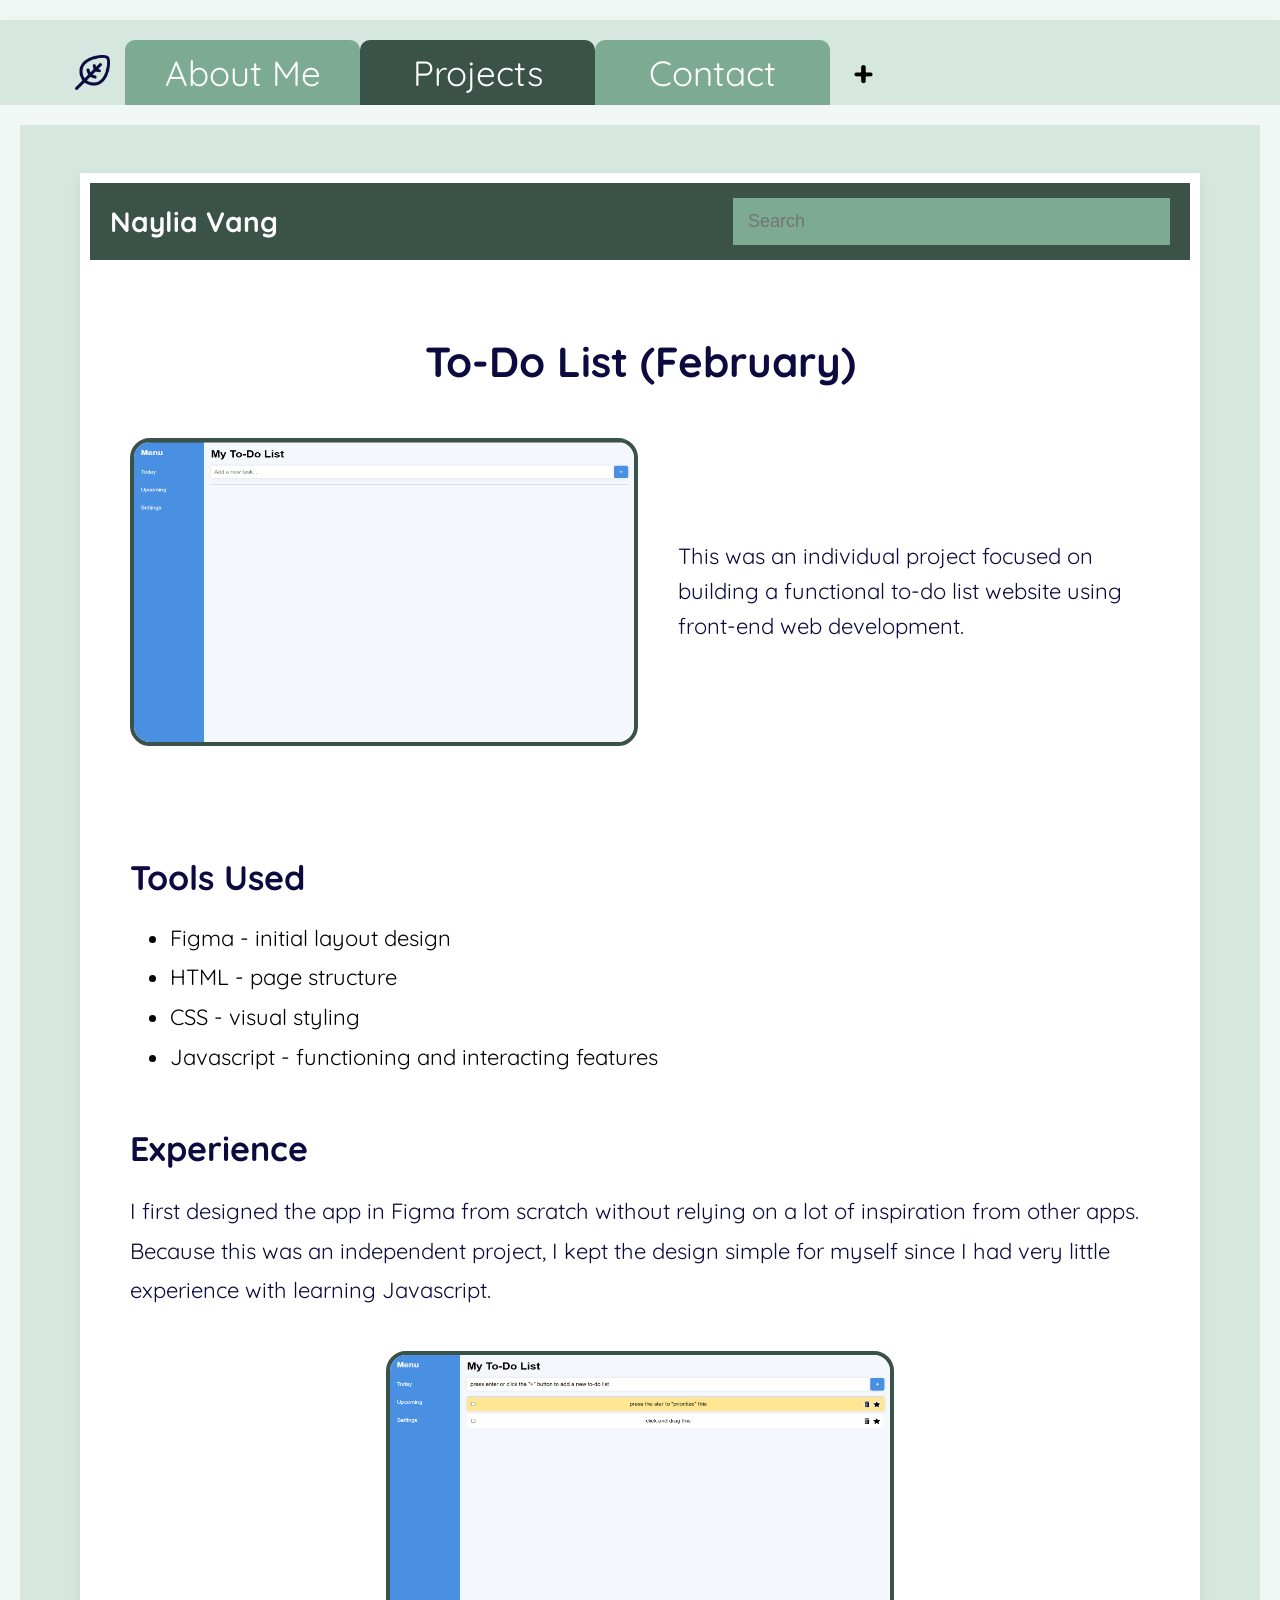
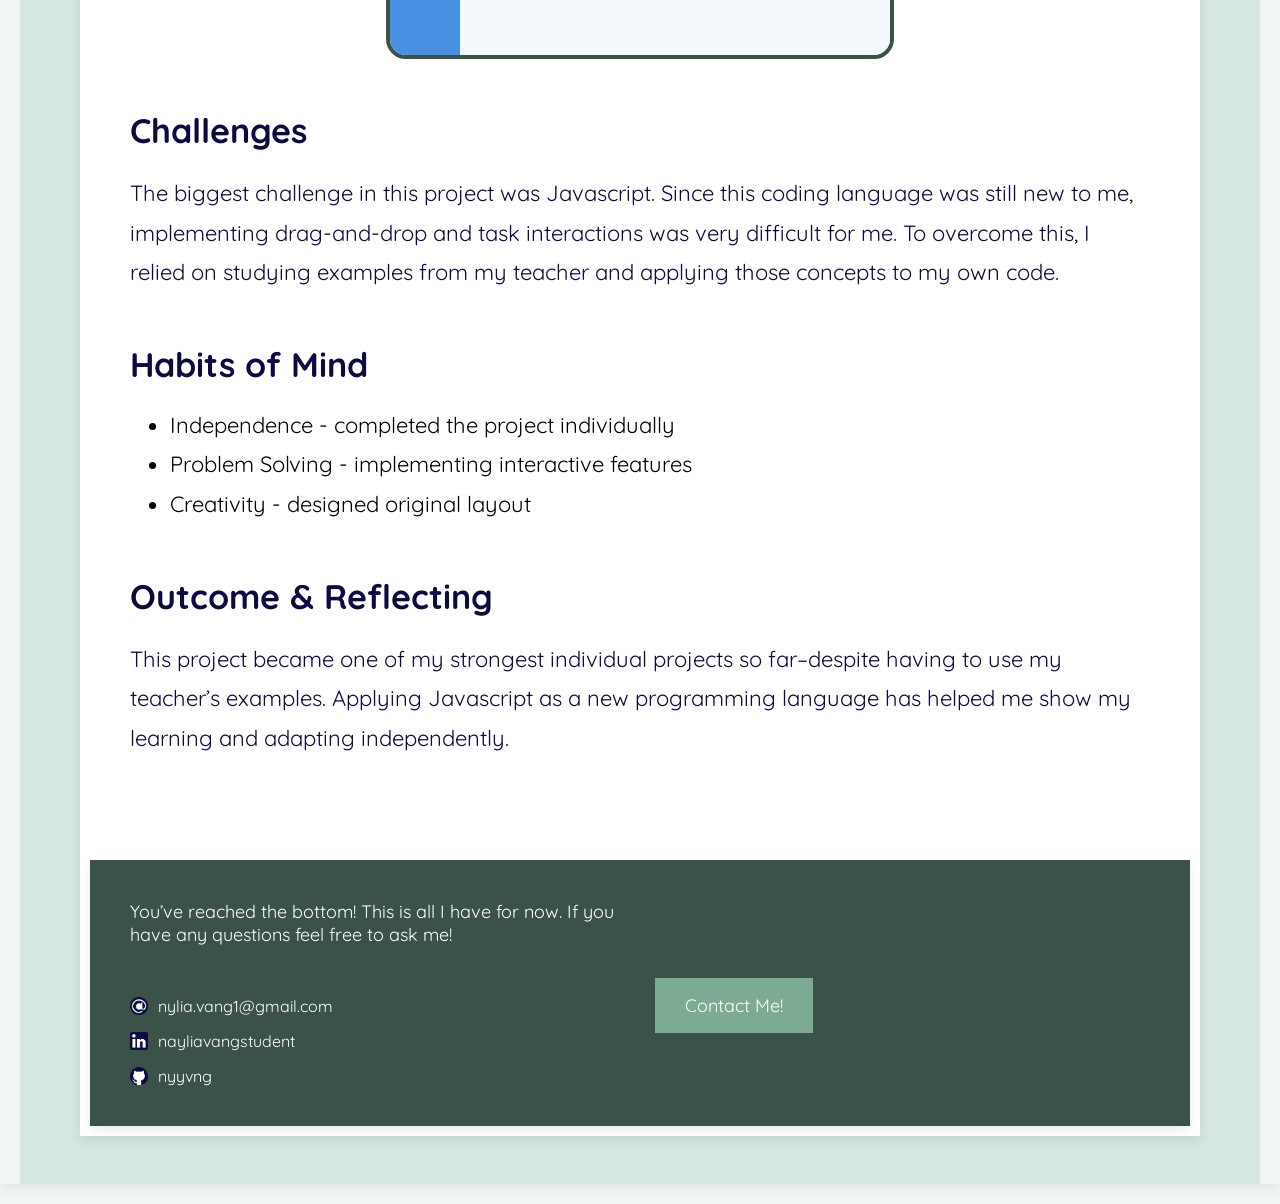
<file: todo.html>
<!DOCTYPE html>
<html lang="en">

<head>
    <meta charset="UTF-8">
    <meta name="viewport" content="width=device-width, initial-scale=1.0">
    <title>Naylia Vang | Portfolio</title>
    <link rel="stylesheet" href="style.css">
    <script src="app.js"></script>
    <style>
        @import url('https://fonts.googleapis.com/css2?family=Montserrat:ital,wght@0,100..900;1,100..900&family=Quicksand:wght@300..700&family=Teachers:ital,wght@0,400..800;1,400..800&display=swap');
    </style>
</head>


<body>
    <section class="body-idk">


        <header>
            <nav>
                <nav>
                    <a class="nav-link" id="home-link" href="index.html"><img src="home-icon.png"></a>
                    <a class="nav-link" id="about-link" href="abtme.html">About Me</a>
                    <a class="nav-link" id="projects-link" href="projects.html">Projects</a>
                    <a class="nav-link" id="contact-link" href="contact.html">Contact</a>

                    <div class="dropdown">
                        <button class="plus-btn" id="menu-btn">+</button>
                        <div class="dropdown-menu" id="dropdown-menu">
                            <a href="resume.html">Resume</a>
                        </div>
                    </div>
                </nav>
            </nav>
        </header>

    </section>





    <section class="foldercover">
        <div class="contentcover">
            <!-- fun nav bar-->
            <main>
                <h1><a href="index.html">Naylia Vang</a></h1>
                <input type="text" id="search" placeholder="Search">
            </main>



            <div id="todo" class="todo-header">
                <h2><a href="https://tranquil-sunflower-49fd41.netlify.app/">To-Do List (February)</a></h2>
                <div class="todo-top">
                    <img src="to-do.png">
                    <p class="todo-desc">This was an individual project focused on building a functional to-do list
                        website
                        using front-end
                        web
                        development.</p>
                </div>

            </div>





            <div id="todo-experience">
                <h2>Tools Used</h2>
                <ul>
                    <li>Figma - initial layout design</li>
                    <li>HTML - page structure</li>
                    <li>CSS - visual styling</li>
                    <li>Javascript - functioning and interacting features</li>
                </ul>
                <h2>Experience</h2>
                <p>I first designed the app in Figma from scratch without relying on a lot of inspiration from other
                    apps.
                    Because this was an independent project, I kept the design simple for myself since I had very little
                    experience with learning Javascript.</p>
                <img src="to-do2.png">
                <h2>Challenges</h2>
                <p>The biggest challenge in this project was Javascript. Since this coding language was still new to me,
                    implementing drag-and-drop and task interactions was very difficult for me. To overcome this, I
                    relied
                    on
                    studying examples from my teacher and applying those concepts to my own code.</p>
                <h2>Habits of Mind</h2>
                <ul>
                    <li>Independence - completed the project individually</li>
                    <li>Problem Solving - implementing interactive features</li>
                    <li>Creativity - designed original layout</li>
                </ul>
                <h2>Outcome & Reflecting</h2>
                <p>This project became one of my strongest individual projects so far–despite having to use my teacher’s
                    examples. Applying Javascript as a new programming language has helped me show my learning and
                    adapting
                    independently.</p>
            </div>




            <!-- bottom nav bar-->
            <section class="bottom-nav">
                <div class="footer-left">
                    <p>You’ve reached the bottom! This is all I have for now. If you have any questions feel free to ask
                        me!
                    </p>

                    <section class="bottom-socials">
                        <div class="email">
                            <img src="mail.png">
                            nylia.vang1@gmail.com
                        </div>

                        <div class="linkedin">
                            <img src="linkedin.png">
                            <a href="https://www.linkedin.com/in/nayliavangstudent">nayliavangstudent</a>
                        </div>

                        <div class="github">
                            <img src="github.png">
                            <a href="https://github.com/nyyvng">nyyvng</a>
                        </div>
                    </section>
                </div>

                <div class="footer-right">
                    <button><a href="contact.html">Contact Me!</a></button>
                </div>
            </section>
        </div>

    </section>

</body>
</file>
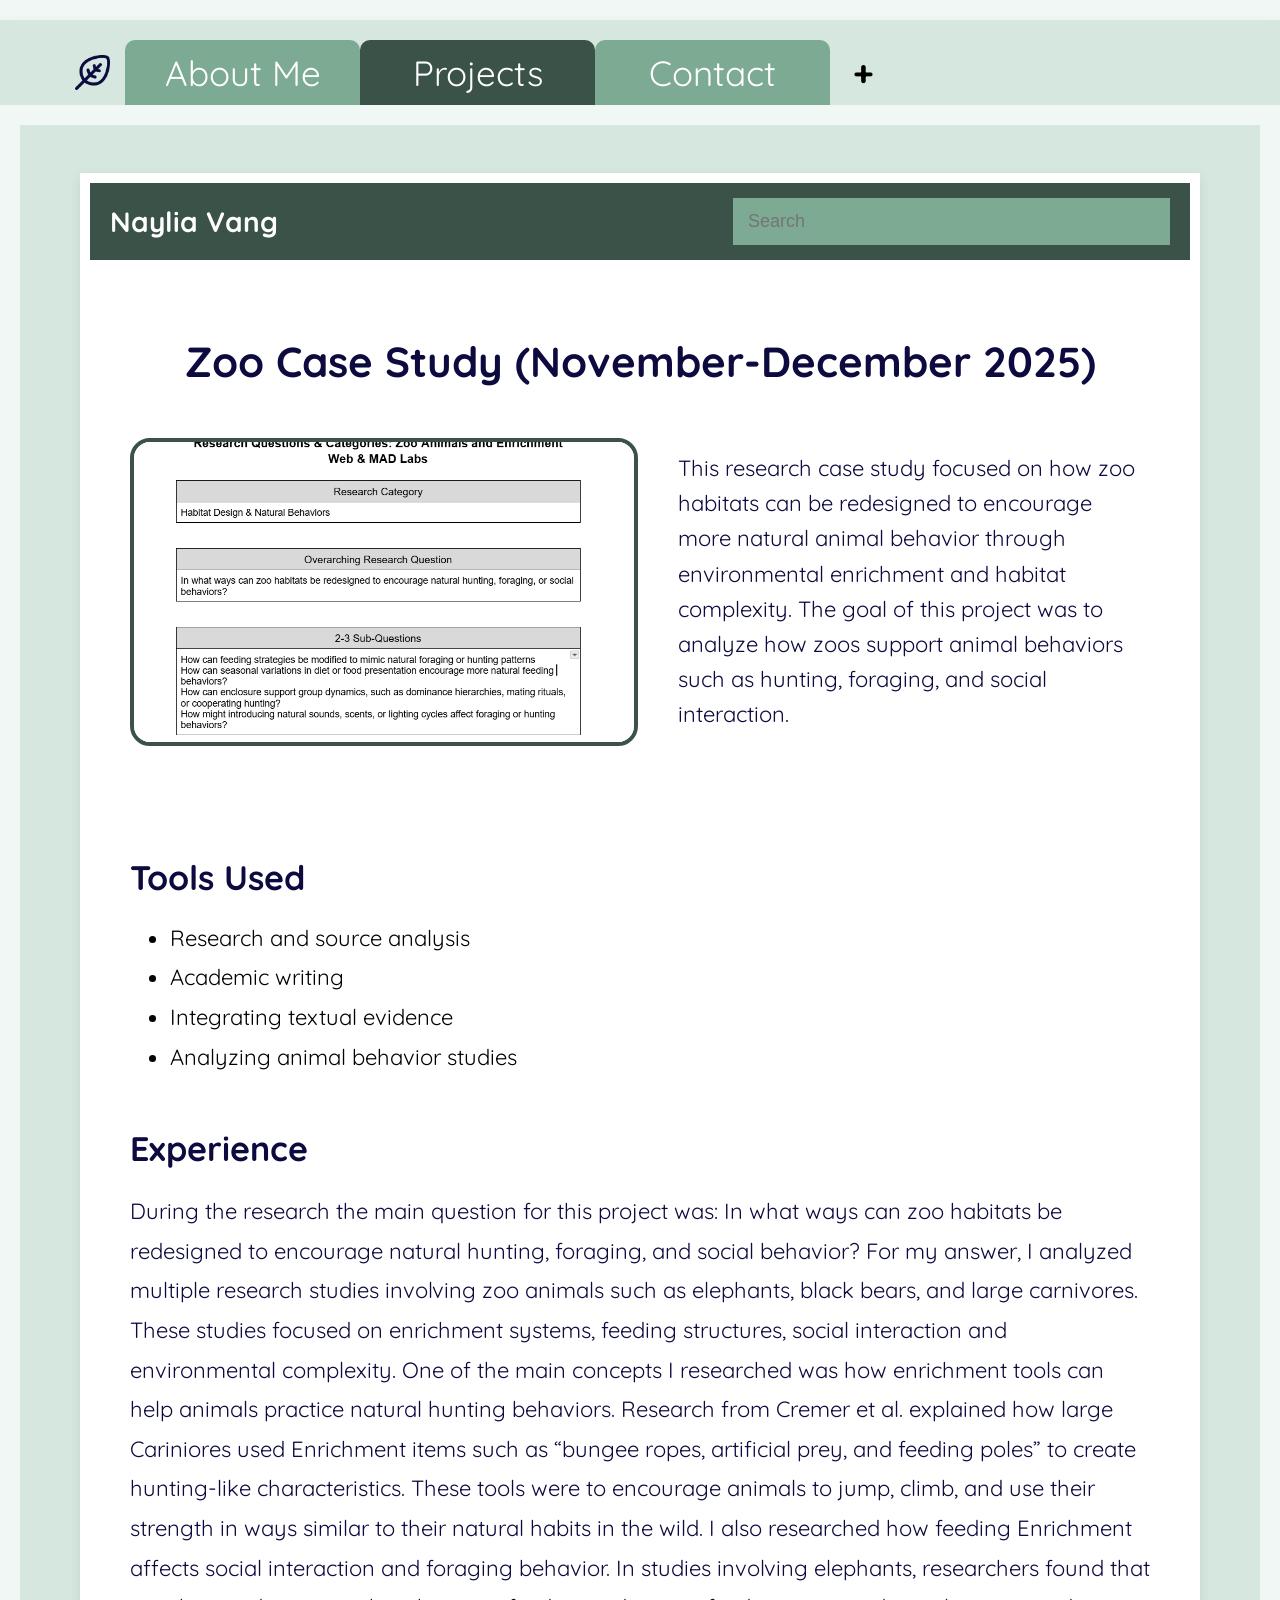
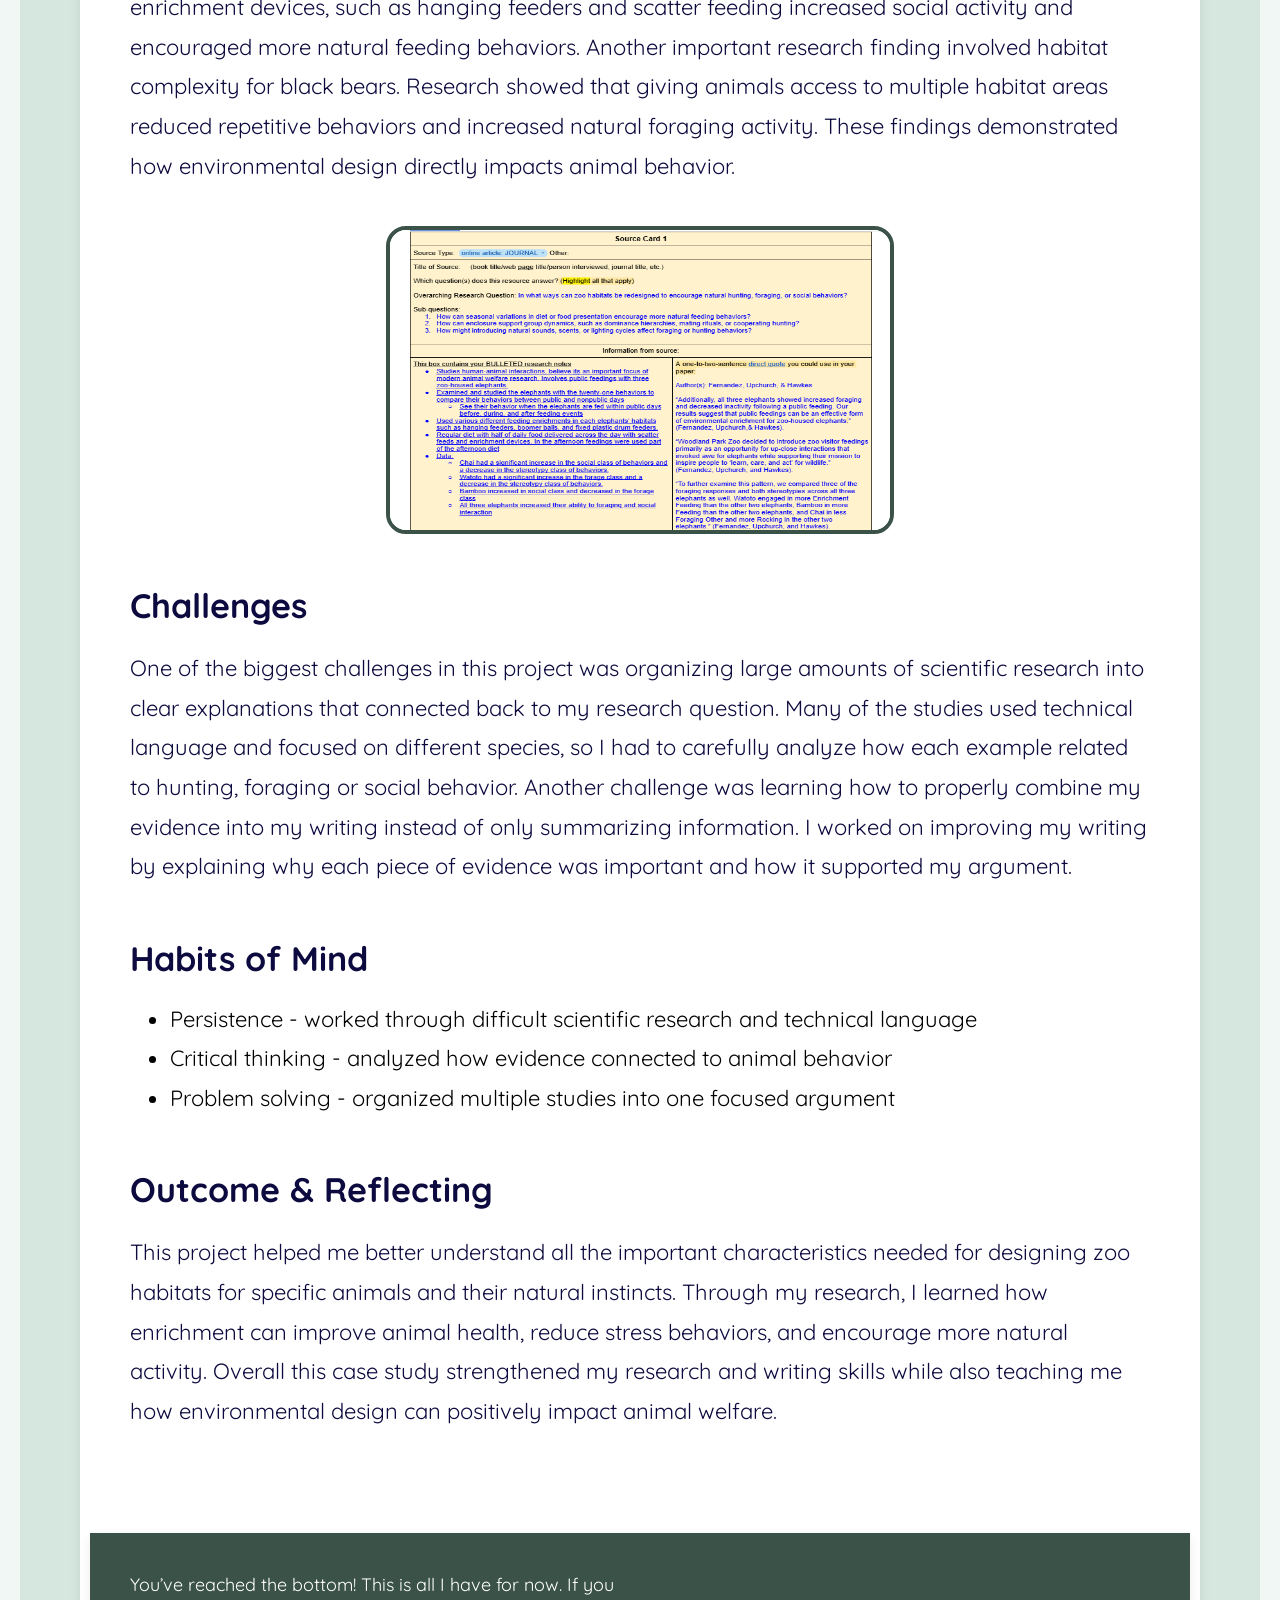
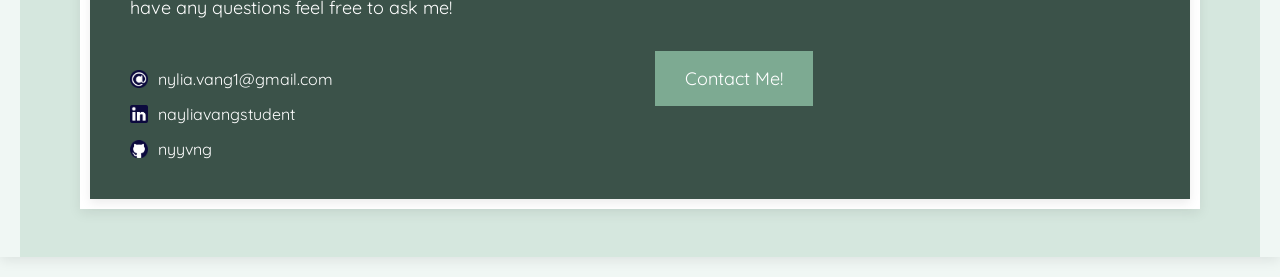
<file: zoo.html>
<!DOCTYPE html>
<html lang="en">

<head>
    <meta charset="UTF-8">
    <meta name="viewport" content="width=device-width, initial-scale=1.0">
    <title>Naylia Vang | Portfolio</title>
    <link rel="stylesheet" href="style.css">
    <script src="app.js"></script>
    <style>
        @import url('https://fonts.googleapis.com/css2?family=Montserrat:ital,wght@0,100..900;1,100..900&family=Quicksand:wght@300..700&family=Teachers:ital,wght@0,400..800;1,400..800&display=swap');
    </style>
</head>



<body>

    <section class="body-idk">


        <header>
            <nav>
                <nav>
                    <a class="nav-link" id="home-link" href="index.html"><img src="home-icon.png"></a>
                    <a class="nav-link" id="about-link" href="abtme.html">About Me</a>
                    <a class="nav-link" id="projects-link" href="projects.html">Projects</a>
                    <a class="nav-link" id="contact-link" href="contact.html">Contact</a>

                    <div class="dropdown">
                        <button class="plus-btn">+</button>
                        <div class="dropdown-menu">
                            <a href="resume.html">Resume</a>
                        </div>
                    </div>
                </nav>
            </nav>
        </header>

    </section>



    <section class="foldercover">

        <div class="contentcover">
            <!-- fun nav bar-->
            <main>
                <h1><a href="index.html">Naylia Vang</a></h1>
                <input type="text" id="search" placeholder="Search">
            </main>



            <div id="zoo-case" class="zoo-case-header">
                <h2>
                    Zoo Case Study (November-December 2025)
                </h2>

                <div class="zoo-case-top">
                    <img class="project-img" src="zoo-case.png">

                    <p class="zoo-case-desc">
                        This research case study focused on how zoo habitats can be redesigned to encourage more natural
                        animal behavior through environmental enrichment and habitat complexity. The goal of this
                        project was to analyze how zoos support animal behaviors such as hunting, foraging, and social
                        interaction.

                    </p>
                </div>
            </div>
            <div id="zoo-case-experience">
                <h2>Tools Used</h2>
                <ul>
                    <li>Research and source analysis</li>
                    <li>Academic writing</li>
                    <li>Integrating textual evidence</li>
                    <li>Analyzing animal behavior studies</li>
                </ul>
                <h2>Experience</h2>
                <p>During the research the main question for this project was: In what ways can zoo habitats be
                    redesigned to encourage natural hunting, foraging, and social behavior? For my answer, I analyzed
                    multiple research studies involving zoo animals such as elephants, black bears, and large
                    carnivores. These studies focused on enrichment systems, feeding structures, social interaction and
                    environmental complexity.
                    One of the main concepts I researched was how enrichment tools can help animals practice natural
                    hunting behaviors. Research from Cremer et al. explained how large Cariniores used Enrichment items
                    such as “bungee ropes, artificial prey, and feeding poles” to create hunting-like characteristics.
                    These tools were to encourage animals to jump, climb, and use their strength in ways similar to
                    their natural habits in the wild.
                    I also researched how feeding Enrichment affects social interaction and foraging behavior. In
                    studies involving elephants, researchers found that enrichment devices, such as hanging feeders and
                    scatter feeding increased social activity and encouraged more natural feeding behaviors.
                    Another important research finding involved habitat complexity for black bears. Research showed that
                    giving animals access to multiple habitat areas reduced repetitive behaviors and increased natural
                    foraging activity. These findings demonstrated how environmental design directly impacts animal
                    behavior.
                </p>
                <img src="zoo-case2.png">
                <h2>Challenges</h2>
                <p>One of the biggest challenges in this project was organizing large amounts of scientific research
                    into clear explanations that connected back to my research question. Many of the studies used
                    technical language and focused on different species, so I had to carefully analyze how each example
                    related to hunting, foraging or social behavior. Another challenge was learning how to properly
                    combine my evidence into my writing instead of only summarizing information. I worked on improving
                    my writing by explaining why each piece of evidence was important and how it supported my argument.
                </p>
                <h2>Habits of Mind</h2>
                <ul>
                    <li>Persistence - worked through difficult scientific research and technical language</li>
                    <li>Critical thinking - analyzed how evidence connected to animal behavior</li>
                    <li>Problem solving - organized multiple studies into one focused argument</li>
                </ul>
                <h2>Outcome & Reflecting</h2>
                <p>This project helped me better understand all the important characteristics needed for designing zoo
                    habitats for specific animals and their natural instincts. Through my research, I learned how
                    enrichment can improve animal health, reduce stress behaviors, and encourage more natural activity.
                    Overall this case study strengthened my research and writing skills while also teaching me how
                    environmental design can positively impact animal welfare.
                </p>
            </div>




            <!-- bottom nav bar-->
            <section class="bottom-nav">
                <div class="footer-left">
                    <p>You’ve reached the bottom! This is all I have for now. If you have any questions feel free to ask
                        me!
                    </p>

                    <section class="bottom-socials">
                        <div class="email">
                            <img src="mail.png">
                            nylia.vang1@gmail.com
                        </div>

                        <div class="linkedin">
                            <img src="linkedin.png">
                            <a href="https://www.linkedin.com/in/nayliavangstudent">nayliavangstudent</a>
                        </div>

                        <div class="github">
                            <img src="github.png">
                            <a href="https://github.com/nyyvng">nyyvng</a>
                        </div>
                    </section>
                </div>

                <div class="footer-right">
                    <button><a href="contact.html">Contact Me!</a></button>
                </div>
            </section>

        </div>







    </section>

</body>
</file>
<file: style.css>
@import url('https://fonts.googleapis.com/css2?family=Montserrat:wght@100..900&family=Quicksand:wght@300..700&family=Teachers:wght@400..800&display=swap');

:root {
    --mint-cream: #f0f7f4;
    --dark-amethyst: #0c0a3e;
    --granite: #3b5249;
    --honeydew: #d5e7de;
    --muted-teal: #7daa92;
}


html {
    scroll-behavior: smooth;
}

body {
    background-color: var(--mint-cream);
    margin: 0;
    font-family: "Quicksand", sans-serif;
    box-shadow: 0 4px 12px rgba(0, 0, 0, 0.08);
}

.body-idk {
    background-color: var(--honeydew);
}


button {
    font-family: inherit;
}

button:hover {
    transform: scale(1.05);
    transition: 0.5s;
}




.foldercover {
    background-color: var(--honeydew);
    margin: 20px;
    padding: 20px;
    border: 8px solid var(--honeydew);
    min-height: 100vh;

}


/* giant chunk of nav styling.... */
nav {
    font-size: 35px;
    margin: 20px 30px 0;
    display: flex;
    align-items: center;
    gap: 0;
    flex-wrap: wrap;
}

.nav-link {
    display: flex;
    align-items: center;
    justify-content: center;
}

img {
    height: 100%;
    max-width: 100%;

}

#home-link {
    background-color: var(--honeydew);
    height: 35px;
    width: 35px;
    padding: 15px;
    border-radius: 10px 10px 0 0;
}


#about-link {
    background-color: var(--muted-teal);
    color: white;
    height: 35px;
    width: 205px;
    padding: 15px;
    border-radius: 10px 10px 0 0;
    text-decoration: none;
    display: flex;
    justify-content: center;
    text-align: center;
}

#projects-link {
    background-color: var(--granite);
    color: white;
    height: 35px;
    width: 205px;
    padding: 15px;
    border-radius: 10px 10px 0 0;
    text-decoration: none;
    display: flex;
    justify-content: center;
    text-align: center;
}

#contact-link {
    background-color: var(--muted-teal);
    color: white;
    height: 35px;
    width: 205px;
    padding: 15px;
    border-radius: 10px 10px 0 0;
    text-decoration: none;
    display: flex;
    justify-content: center;
    text-align: center;
}

.plus-btn {
    background-color: var(--honeydew);
    width: 65px;
    height: 65px;
    border-radius: 10px 10px 0 0;
    display: flex;
    align-items: center;
    justify-content: center;
    font-size: 35px;
    font-weight: bold;
    border: none;
    cursor: pointer;
    padding: 0;
    flex-shrink: 0;
}

.dropdown {
    position: relative;
}

.dropdown-menu {
    position: absolute;
    top: 100%;
    right: 0;
    background-color: var(--granite);
    width: 260px;
    display: none;
    flex-direction: column;
    border-radius: 0 0 18px 18px;
    overflow: hidden;
    box-shadow: 0 8px 20px rgba(0, 0, 0, 0.2);
}

.dropdown-menu a {
    color: white;
    text-decoration: none;
    padding: 15px;
    font-size: 30px;
    transition: 0.3s;
}

.dropdown-menu a:hover {
    background-color: var(--muted-teal);
}


.show-menu {
    display: flex;
}

.plus-btn:hover {
    cursor: pointer;
    transition: 0.5s;
    background-color: var(--mint-cream);
}

#home-link:hover {
    cursor: pointer;
    transition: 0.5s;
    background-color: var(--mint-cream);
}

#about-link:hover {
    cursor: pointer;
    transition: 0.5s;
    background-color: var(--granite);
}

#projects-link:hover {
    cursor: pointer;
    transition: 0.5s;
    background-color: var(--muted-teal);
}

#contact-link:hover {
    cursor: pointer;
    transition: 0.5s;
    background-color: var(--granite);
}


/* ssecond nav, needs more fixing */
main {
    background-color: var(--granite);
    display: flex;
    justify-content: space-between;
    align-items: center;
    border-radius: 0;
    margin: 0;
    padding: 15px 20px;
}

main h1 {
    margin: 0;
}

main h1 a {
    font-size: 28px;
    text-decoration: none;
    color: white;
}

#search {
    background-color: var(--muted-teal);
    color: white;
    width: 420px;
    height: 45px;
    font-size: 18px;
    border: none;
    padding-left: 15px;
    outline: none;
}

.explore-sec {
    text-align: center;
    padding: 5px 0px;
    padding-bottom: 10pc;
}

.explore-sec h2 {
    font-size: 38px;
    color: var(--dark-amethyst);
    margin-bottom: 20px;
}

.explore-sec p {
    font-size: 22px;
    max-width: 700px;
    margin: auto;
    line-height: 1.6;
    color: var(--dark-amethyst);
}

.explore-sec button {
    margin-top: 40px;
    background-color: var(--granite);
    color: white;
    border: none;
    padding: 18px 60px;
    font-size: 24px;
    cursor: pointer;
}


.more-abt {
    text-align: center;
    border-top: 3px solid var(--dark-amethyst);
    margin: 50px 50px;
    padding: 60px 40px;
    padding-top: 10pc;
}

.more-abt h2 {
    font-size: 32px;
    color: var(--dark-amethyst);
}

.more-abt p {
    font-size: 20px;
    max-width: 800px;
    margin: auto;
    line-height: 1.7;
    color: var(--dark-amethyst);
}

.action-buttons {
    display: flex;
    justify-content: center;
    gap: 40px;
    margin: 40px 0 80px;
    padding-bottom: 10pc;
}

.action-buttons button {
    background-color: var(--granite);
    border: none;
    padding: 20px 40px;
}

.action-buttons a {
    color: white;
    text-decoration: none;
    font-size: 20px;
}

.scroll-animate {
    opacity: 0;
    transform: translateY(40px);
    animation: fade linear both;
    animation-timeline: view();
    animation-range: entry 5% cover 35%;
}

/* works?? */

@keyframes fade {
    to {
        opacity: 1;
        transform: translateY(0);
    }
}









/*contact in main page sectiom */

.bottom-nav {
    background-color: var(--granite);
    padding: 40px;
    display: flex;
    align-items: center;
    gap: 25px;
    box-shadow: 0 4px 10px rgba(0, 0, 0, 0.08);
    color: white;

}

.bottom-nav p {
    text-align: left;
    font-size: 18px;
    max-width: 500px;
    margin: 0;
}

.footer-left {
    display: flex;
    flex-direction: column;
    gap: 20px;
}


.email,
.linkedin,
.github {
    display: flex;
    align-items: center;
    gap: 10px;
    width: auto;
    height: auto;
    font-size: 16px;
}

.bottom-socials {
    margin-top: 30px;
    display: flex;
    flex-direction: column;
    gap: 15px;
}

.bottom-socials img {
    width: 18px;
    height: 18px;
}

.bottom-socials a {
    color: white;
    text-decoration: none;
}

.bottom-nav button {
    background-color: var(--muted-teal);
    border: none;
    padding: 16px 30px;
    margin-top: 25px;
    cursor: pointer;
}

.bottom-nav button a {
    color: white;
    text-decoration: none;
    font-size: 18px;
}


.contentcover {
    background-color: white;
    margin: 20px 30px;
    padding: 10px;
    box-shadow: 0 4px 12px rgba(0, 0, 0, 0.08);
    max-width: 1100px;
    align-items: center;
    justify-content: center;
    margin-left: auto;
    margin-right: auto;
    width: clamp(320px, 90vw, 1100px);
}



















/* about me stuff */
#hs {
    background-size: 10px;
    width: 480px;

}


.abt-me {
    text-align: center;
    padding: 5px 10px;
}

.abt-me h2 {
    font-size: 38px;
    color: var(--dark-amethyst);
    margin-bottom: 20px;
}

.abt-me p {
    font-size: 22px;
    max-width: 1200px;
    margin: auto;
    line-height: 1.6;
    padding: 10px;
    padding-bottom: 60px;
}


.cart-relf,
.awards,
.certi,
.years-plan,
.hobbies {
    padding: 5px 10px;
}

.cart-relf p,
.awards p,
.certi p,
.years-plan p,
.hobbies p {
    font-size: 22px;

    margin: auto;
    line-height: 1.6;
    padding: 10px;
}

.cart-relf h3,
.awards h3,
.certi h3,
.years-plan h3,
.hobbies h3 {
    font-size: 38px;
    color: var(--dark-amethyst);
    margin-bottom: 20px;

}

.certi li {
    font-size: 22px;
    margin: auto;
    line-height: 1;
    padding: 10px;
}

.hobbies {
    padding-bottom: 80px;
}


























/* projects section */

.prj {
    text-align: center;
    padding: 40px 0;
}

.prj h2 {
    font-size: 32px;
    color: var(--dark-amethyst);
    margin-bottom: 15px;
}

.prj p {
    font-size: 18px;
    color: var(--dark-amethyst);
}


.projects {
    display: flex;
    flex-direction: column;
    gap: 35px;
    margin-top: 30px;
}

.bioshield,
.pawpal,
.fcz,
.to-do,
.budget,
.zoo-case,
.adventstory {
    background-color: var(--muted-teal);
    padding: 20px;
    display: flex;
    align-items: center;
    gap: 25px;
    box-shadow: 0 4px 10px rgba(0, 0, 0, 0.08);
}


#project-img {
    width: 290px;
    height: 220px;
    object-fit: cover;
    flex-shrink: 0;
    border: 7px solid var(--granite);
    border-radius: 30px;
}

.project-img {
    width: 290px;
    height: 220px;
    object-fit: cover;
    flex-shrink: 0;
    border: 7px solid var(--granite);
    border-radius: 30px;
}

.bioshield h3,
.pawpal h3,
.fcz h3,
.to-do h3,
.budget h3,
.zoo-case h3,
.adventstory h3 {
    border-right: 4px solid white;
    padding-right: 20px;
    margin: 0;
    font-size: 22px;
}


.bioshield-top img,
.pawpal-top img,
.fcz-top img,
.todo-top img,
.budgetcalc-top img,
.zoo-case-top img,
.adventstory-top img {
    height: auto;
}

.projects a {
    color: white;
    text-decoration: none;
}

.bioshield:hover,
.pawpal:hover,
.fcz:hover,
.to-do:hover,
.budget:hover,
.zoo-case:hover,
.adventstory:hover {
    background-color: var(--granite);
    transition: 0.5s;
    cursor: pointer;
}
.project-desc {
    cursor: pointer;
    transform: scale(1.01);
    transition: 0.5s;
}

.project-desc {
    color: white;

}























/* contact stuff here */
.contact-header {
    text-align: center;
    margin-bottom: 40px;
}

.contact-header h2 {
    font-size: 40px;
    color: var(--dark-amethyst);
}

.contact-header p {
    font-size: 22px;
    max-width: 700px;
    margin: auto;
    line-height: 1.6;
}

.contact-form {
    display: flex;
    flex-direction: column;
    gap: 20px;
    max-width: 700px;
    margin: auto;
}

.contact-form label {
    font-size: 22px;
    color: var(--dark-amethyst);
}

.contact-form input,
.contact-form textarea {
    padding: 18px;
    border: 2px solid var(--muted-teal);
    font-size: 18px;
    font-family: inherit;
    outline: none;
}

.contact-form textarea {
    resize: vertical;
}

.contact-form button {
    background-color: var(--granite);
    color: white;
    border: none;
    padding: 18px;
    font-size: 20px;
    cursor: pointer;
    margin-bottom: 90px;
}

.contact-form button:hover {
    transform: scale(1.02);
    transition: 0.4s;
}



























/* BIOHSIELD STUFF DOWN BELOWW */
#bioshield {
    padding: 40px;
    max-width: 1200px;
    margin: auto;
}

#bioshield h2 {
    text-align: center;
    font-size: 42px;
    color: var(--dark-amethyst);
    margin-bottom: 50px;
}

#bioshield h2 a {
    text-decoration: none;
    color: var(--dark-amethyst);
}

.bioshield-top {
    display: flex;
    align-items: center;
    gap: 40px;
}

.bioshield-top img {
    width: 500px;
    height: 300px;
    border: 4px solid var(--granite);
    border-radius: 20px;
    flex-shrink: 0;
}

.bioshield-desc {
    font-size: 22px;
    line-height: 1.6;
    color: var(--dark-amethyst);
    margin: 0;
    max-width: 550px;
}

#bioshield-experience {
    padding: 20px 40px 80px;
    max-width: 1200px;
    margin: auto;
}

#bioshield-experience h2 {
    font-size: 34px;
    color: var(--dark-amethyst);
    margin-top: 50px;
    margin-bottom: 20px;
}

#bioshield-experience p {
    font-size: 22px;
    line-height: 1.8;
    color: var(--dark-amethyst);
}

#bioshield-experience li {
    font-size: 22px;
    line-height: 1.8;
}

#bioshield-experience img {
    width: 500px;
    height: 200px;
    display: block;
    margin: 40px auto;
    border: 4px solid var(--granite);
    border-radius: 20px;
}

















/* PAWPAL STUFF BELOW */
#pawpal {
    padding: 40px;
    max-width: 1200px;
    margin: auto;
}

#pawpal h2 {
    text-align: center;
    font-size: 42px;
    color: var(--dark-amethyst);
    margin-bottom: 50px;
}

#pawpal h2 a {
    text-decoration: none;
    color: var(--dark-amethyst);
}

.pawpal-top {
    display: flex;
    align-items: center;
    gap: 40px;
}

.pawpal-top img {
    width: 500px;
    height: 300px;
    border: 4px solid var(--granite);
    border-radius: 20px;
    flex-shrink: 0;
}

.pawpal-desc {
    font-size: 22px;
    line-height: 1.6;
    color: var(--dark-amethyst);
    margin: 0;
    max-width: 550px;
}

#pawpal-experience {
    padding: 20px 40px 80px;
    max-width: 1200px;
    margin: auto;
}

#pawpal-experience h2 {
    font-size: 34px;
    color: var(--dark-amethyst);
    margin-top: 50px;
    margin-bottom: 20px;
}

#pawpal-experience p {
    font-size: 22px;
    line-height: 1.8;
    color: var(--dark-amethyst);
}

#pawpal-experience li {
    font-size: 22px;
    line-height: 1.8;
}

#pawpal-experience img {
    width: 500px;
    height: 200px;
    display: block;
    margin: 40px auto;
    border: 4px solid var(--granite);
    border-radius: 20px;
}




















/* FCZ STUFF BELOW */
#fcz {
    padding: 40px;
    max-width: 1200px;
    margin: auto;
}

#fcz h2 {
    text-align: center;
    font-size: 42px;
    color: var(--dark-amethyst);
    margin-bottom: 50px;
}

#fcz h2 a {
    text-decoration: none;
    color: var(--dark-amethyst);
}

.fcz-top {
    display: flex;
    align-items: center;
    gap: 40px;
}

.fcz-top img {
    width: 500px;
    height: 300px;
    border: 4px solid var(--granite);
    border-radius: 20px;
    flex-shrink: 0;
}

.fcz-desc {
    font-size: 22px;
    line-height: 1.6;
    color: var(--dark-amethyst);
    margin: 0;
    max-width: 550px;
}

#fcz-experience {
    padding: 20px 40px 80px;
    max-width: 1200px;
    margin: auto;
}

#fcz-experience h2 {
    font-size: 34px;
    color: var(--dark-amethyst);
    margin-top: 50px;
    margin-bottom: 20px;
}

#fcz-experience p {
    font-size: 22px;
    line-height: 1.8;
    color: var(--dark-amethyst);
}

#fcz-experience li {
    font-size: 22px;
    line-height: 1.8;
}

#fcz-experience img {
    width: 500px;
    height: 200px;
    display: block;
    margin: 40px auto;
    border: 4px solid var(--granite);
    border-radius: 20px;
}























/* TO-DO LIST BELOW */
#todo {
    padding: 40px;
    max-width: 1200px;
    margin: auto;
}

#todo h2 {
    text-align: center;
    font-size: 42px;
    color: var(--dark-amethyst);
    margin-bottom: 50px;
}

#todo h2 a {
    text-decoration: none;
    color: var(--dark-amethyst);
}

.todo-top {
    display: flex;
    align-items: center;
    gap: 40px;
}

.todo-top img {
    width: 500px;
    height: 300px;
    border: 4px solid var(--granite);
    border-radius: 20px;
    flex-shrink: 0;
}

.todo-desc {
    font-size: 22px;
    line-height: 1.6;
    color: var(--dark-amethyst);
    margin: 0;
    max-width: 550px;
}

#todo-experience {
    padding: 20px 40px 80px;
    max-width: 1200px;
    margin: auto;
}

#todo-experience h2 {
    font-size: 34px;
    color: var(--dark-amethyst);
    margin-top: 50px;
    margin-bottom: 20px;
}

#todo-experience p {
    font-size: 22px;
    line-height: 1.8;
    color: var(--dark-amethyst);
}

#todo-experience li {
    font-size: 22px;
    line-height: 1.8;
}

#todo-experience img {
    width: 500px;
    height: 300px;
    display: block;
    margin: 40px auto;
    border: 4px solid var(--granite);
    border-radius: 20px;
}



















/* BUDGET CALCULATOR BELOW */
#budgetcalc {
    padding: 40px;
    max-width: 1200px;
    margin: auto;
}

#budgetcalc h2 {
    text-align: center;
    font-size: 42px;
    color: var(--dark-amethyst);
    margin-bottom: 50px;
}

#budgetcalc h2 a {
    text-decoration: none;
    color: var(--dark-amethyst);
}

.budgetcalc-top {
    display: flex;
    align-items: center;
    gap: 40px;
}

.budgetcalc-top img {
    width: 500px;
    height: 300px;
    border: 4px solid var(--granite);
    border-radius: 20px;
    flex-shrink: 0;
}

.budgetcalc-desc {
    font-size: 22px;
    line-height: 1.6;
    color: var(--dark-amethyst);
    margin: 0;
    max-width: 550px;
}

#budgetcalc-experience {
    padding: 20px 40px 80px;
    max-width: 1200px;
    margin: auto;
}

#budgetcalc-experience h2 {
    font-size: 34px;
    color: var(--dark-amethyst);
    margin-top: 50px;
    margin-bottom: 20px;
}

#budgetcalc-experience p {
    font-size: 22px;
    line-height: 1.8;
    color: var(--dark-amethyst);
}

#budgetcalc-experience li {
    font-size: 22px;
    line-height: 1.8;
}

#budgetcalc-experience img {
    width: 500px;
    height: 300px;
    display: block;
    margin: 40px auto;
    border: 4px solid var(--granite);
    border-radius: 20px;
}

























/* POKEMON ADEVNTURE GAME STUFF BELOW */
#adventstory {
    padding: 40px;
    max-width: 1200px;
    margin: auto;
}

#adventstory h2 {
    text-align: center;
    font-size: 42px;
    color: var(--dark-amethyst);
    margin-bottom: 50px;
}

#adventstory h2 a {
    text-decoration: none;
    color: var(--dark-amethyst);
}

.adventstory-top {
    display: flex;
    align-items: center;
    gap: 40px;
}

.adventstory-top img {
    width: 500px;
    height: 300px;
    border: 4px solid var(--granite);
    border-radius: 20px;
    flex-shrink: 0;
}

.adventstory-desc {
    font-size: 22px;
    line-height: 1.6;
    color: var(--dark-amethyst);
    margin: 0;
    max-width: 550px;
}

#adventstory-experience {
    padding: 20px 40px 80px;
    max-width: 1200px;
    margin: auto;
}

#adventstory-experience h2 {
    font-size: 34px;
    color: var(--dark-amethyst);
    margin-top: 50px;
    margin-bottom: 20px;
}

#adventstory-experience p {
    font-size: 22px;
    line-height: 1.8;
    color: var(--dark-amethyst);
}

#adventstory-experience li {
    font-size: 22px;
    line-height: 1.8;
}

#adventstory-experience img {
    width: 500px;
    height: 200px;
    display: block;
    margin: 40px auto;
    border: 4px solid var(--granite);
    border-radius: 20px;
}

































/* ZOO CASE THING BELOW */
#zoo-case {
    padding: 40px;
    max-width: 1200px;
    margin: auto;
}

#zoo-case h2 {
    text-align: center;
    font-size: 42px;
    color: var(--dark-amethyst);
    margin-bottom: 50px;
}

#zoo-case h2 a {
    text-decoration: none;
    color: var(--dark-amethyst);
}

.zoo-case-top {
    display: flex;
    align-items: center;
    gap: 40px;
}

.zoo-case-top img {
    width: 500px;
    height: 300px;
    border: 4px solid var(--granite);
    border-radius: 20px;
    flex-shrink: 0;
}

.zoo-case-desc {
    font-size: 22px;
    line-height: 1.6;
    color: var(--dark-amethyst);
    margin: 0;
    max-width: 550px;
}

#zoo-case-experience {
    padding: 20px 40px 80px;
    max-width: 1200px;
    margin: auto;
}

#zoo-case-experience h2 {
    font-size: 34px;
    color: var(--dark-amethyst);
    margin-top: 50px;
    margin-bottom: 20px;
}

#zoo-case-experience p {
    font-size: 22px;
    line-height: 1.8;
    color: var(--dark-amethyst);
}

#zoo-case-experience li {
    font-size: 22px;
    line-height: 1.8;
}

#zoo-case-experience img {
    width: 500px;
    height: 300px;
    display: block;
    margin: 40px auto;
    border: 4px solid var(--granite);
    border-radius: 20px;
}


































































/* below here will be the resume stuff !!! */
.resume-page {
    background-color: var(--mint-cream);
}

.resume-header {
    padding: 30px 20px;
}

.name-row {
    display: flex;
    align-items: baseline;
    gap: 15px;
}

.name-row h1 {
    margin: 0;
    font-size: 42px;
}

.name-row h3 {
    margin: 0;
    font-size: 20px;
}

.socials {
    display: flex;
    flex-wrap: wrap;
    gap: 20px 40px;
    margin-top: 25px;
    align-items: center;
}

.social-item {
    display: flex;
    align-items: center;
    gap: 10px;
    min-width: 220px;
}

.social-item img {
    width: 18px;
    height: 18px;
    object-fit: contain;
    flex-shrink: 0;
}


.social-item a {
    font-size: 18px;
    color: var(--dark-amethyst);
    text-decoration: none;
    line-height: 1.4;
}

.social-item a:hover {
    text-decoration: underline;
}

.summary {
    padding: 0 20px;
}

.summary p {
    line-height: 1.7;
}

.resume-layout {
    display: flex;
    gap: 40px;
    padding: 20px;
}

.left-side {
    width: 30%;
}

.right-side {
    width: 70%;
}

.left-side section,
.right-side section {
    margin-bottom: 35px;
}

h4 {
    font-size: 20px;
    border-bottom: 2px solid var(--muted-teal);
    padding-bottom: 8px;
}

h5 {
    font-size: 16px;
    margin: 10px 0;
}

sub {
    display: block;
    margin-bottom: 8px;
}

li {
    line-height: 1.7;
}

.bottom {
    display: flex;
    gap: 60px;
    padding: 20px;
    border-top: 2px solid var(--muted-teal);
}
































/* MEDIA QEUIRES */
@media (max-width: 768px) {

    .foldercover {
        margin: 10px;
        padding: 10px;
    }

    .contentcover {
        width: 90%;
        padding: 10px;
    }

    nav {
        font-size: 18px;
        margin: 10px 15px 0;
        flex-wrap: nowrap;
    }

    .nav-link {
        width: 9px;
    }

    #home-link{
        width: 25px;
        height: 25px;
        padding: 10px;
    }

    main {
        padding: 12px 15px;
    }

    main h1 a {
        font-size: 20px;
    }

    #search {
        width: 130px;
        height: 35px;
        font-size: 14px;
        color: white;

    }

    .explore-sec h2,
    .more-abt h2,
    .abt-me h2,
    .prj h2,
    .contact-header h2 {
        font-size: 24px;
        margin-bottom: 25px;
    }

    .explore-sec p,
    .more-abt p,
    .abt-me p,
    .contact-header p,
    .cart-relf p,
    .awards p,
    .certi p,
    .years-plan p,
    .hobbies p {
        font-size: 16px;
    }

    .explore-sec button,
    .action-buttons button,
    .bottom-nav button,
    .contact-form button {
        padding: 12px 20px;
        font-size: 16px;
    }

    .bioshield,
    .pawpal,
    .fcz,
    .to-do,
    .budget,
    .zoo-case,
    .adventstory {
        flex-direction: column;
        align-items: center;
        text-align: center;
        padding: 20px;
        gap: 15px;
    }

    #project-img {
        width: 160px;
        height: 130px;
    }

    .project-img {
    width: 160px;
    height: 130px;
}

    .bioshield h3,
    .pawpal h3,
    .fcz h3,
    .to-do h3,
    .budget h3,
    .zoo-case h3,
    .adventstory h3 {
        font-size: 20px;
        padding-right: 0;
        border-right: none;
        border-bottom: 2px solid white;
    }

    .project-desc {
        font-size: 14px;
        max-width: 90%;
        margin: 0 auto;
    }

    .projects {
        gap: 18px;
    }

    .prj {
        padding: 20px 0;
    }

    .prj p {
        font-size: 16px;
    }

    .bioshield-top,
    .pawpal-top,
    .fcz-top,
    .todo-top,
    .budgetcalc-top,
    .zoo-case-top,
    .adventstory-top {
        gap: 15px;
        flex-direction: column;
    }

    .bioshield-top img,
    .pawpal-top img,
    .fcz-top img,
    .todo-top img,
    .budgetcalc-top img,
    .zoo-case-top img,
    .adventstory-top img {
        width: 300px;
        height: 170px;
    }

    .bioshield-desc,
    .pawpal-desc,
    .fcz-desc,
    .todo-desc,
    .budgetcalc-desc,
    .zoo-case-desc,
    .adventstory-desc {
        font-size: 16px;
    }

    #bioshield,
    #pawpal,
    #fcz,
    #todo,
    #budgetcalc,
    #zoo-case,
    #adventstory {
        padding: 20px 10px;
    }


    #bioshield-experience,
    #pawpal-experience,
    #fcz-experience,
    #todo-experience,
    #budgetcalc-experience,
    #zoo-case-experience,
    #adventstory-experience {
        padding: 15px 10px 40px;
    }

    #bioshield-experience img,
    #pawpal-experience img,
    #fcz-experience img,
    #todo-experience img,
    #budgetcalc-experience img,
    #zoo-case-experience img,
    #adventstory-experience img {
        width: 350px;
        height: 160px;
    }

    #bioshield-experience h2,
    #pawpal-experience h2,
    #fcz-experience h2,
    #todo-experience h2,
    #budgetcalc-experience h2,
    #zoo-case-experience h2,
    #adventstory-experience h2 {
        font-size: 22px;
    }

    #bioshield h2,
    #pawpal h2,
    #fcz h2,
    #todo h2,
    #budgetcalc h2,
    #zoo-case h2,
    #adventstory h2 {
        font-size: 22px;
    }

    #bioshield a,
    #pawpal a,
    #todo a,
    #budgetcalc a,
    #zoo-case a,
    #adventstory a {
        font-size: 25px;
    }


    #bioshield-experience p,
    #pawpal-experience p,
    #fcz-experience p,
    #todo-experience p,
    #budgetcalc-experience p,
    #zoo-case-experience p,
    #bioshield-experience li,
    #pawpal-experience li,
    #fcz-experience li,
    #todo-experience li,
    #budgetcalc-experience li,
    #zoo-case-experience li,
    #adventstory-experience p,
    #adventstory-experience li {
        font-size: 16px;
        line-height: 1.6;
    }

    #hs {
        width: 220px;
        height: auto;
    }

    .bottom-nav {
        padding: 20px;
        gap: 15px;
    }

    .bottom-nav p {
        font-size: 14px;
    }

    .resume-layout {
        gap: 20px;
    }

    .summary p {
        font-size: clamp(13px, 2vw, 16px);

    }

    .left-side {
        font-size: clamp(13px, 2vw, 16px);
    }

    .right-side {
        font-size: clamp(13px, 2vw, 16px);
    }

    .projects {
        font-size: clamp(13px, 2vw, 16px);
    }

    .bottom {
        font-size: clamp(13px, 2vw, 16px);
    }


    .name-row h1 {
        font-size: 28px;
    }

    .name-row h3 {
        font-size: 16px;
    }

    .social-item a {
        font-size: 14px;
    }

    h4 {
        font-size: 18px;
    }

    h5 {
        font-size: 14px;
    }


    .foldercover {
        margin: 8px;
        padding: 8px;
    }

    .contentcover {
        width: 95%;
        padding: 15px;
    }

    nav {
        margin: 10px;
        font-size: 16px;
        flex-wrap: nowrap;
        overflow-x: auto;
    }


    #about-link,
    #projects-link,
    #contact-link {
        width: 80px;
        height: 22px;
        padding: 10px;
        font-size: 13px;
        flex-shrink: 0;
    }

    main {
        padding: 15px;
        gap: 15px;
    }

    main h1 a {
        font-size: 18px;
    }

    .explore-sec {
        padding: 30px 15px;
    }

    .explore-sec h2 {
        font-size: 26px;
        line-height: 1.4;
        margin-bottom: 20px;
    }

    .explore-sec p {
        font-size: 17px;
        line-height: 1.8;
        padding: 0 10px;
    }

    .explore-sec button {
        padding: 14px 30px;
        font-size: 16px;
        margin-top: 25px;
    }

    .more-abt {
        margin: 30px 15px;
        padding: 35px 20px;
    }

    .more-abt p {
        font-size: 17px;
        line-height: 1.8;
    }

    .action-buttons {
        flex-direction: column;
        align-items: center;
        gap: 20px;
        margin: 30px 0 50px;
    }

    .action-buttons button {
        width: 220px;
        padding: 15px;
    }

    .action-buttons a {
        font-size: 16px;
    }

    .bottom-nav {
        flex-direction: column;
        align-items: flex-start;
        padding: 25px 20px;
        gap: 25px;
    }

    .bottom-nav p {
        font-size: clamp(1rem, 2.5vw, 20px);
        line-height: 1.8;
        max-width: 100%;
    }

    .bottom-socials {
        gap: 18px;
    }

    .email,
    .linkedin,
    .github {
        font-size: 14px;
        gap: 12px;
    }

    .bottom-nav button {
        margin-top: 0;
        padding: 14px 24px;
    }

    .bottom-nav button a {
        font-size: 15px;
    }

    .tech-skills li {
        margin-left: -25px;
    }


    .plus-btn {
        width: 40px;
        height: 40px;
        font-size: 22px;
        padding: 0;
        border-radius: 8px 8px 0 0;
    }

    .dropdown-menu {
        width: 140px;
        right: 0;
    }

    .dropdown-menu a {
        font-size: 16px;
        padding: 10px;
    }
}
</file>
